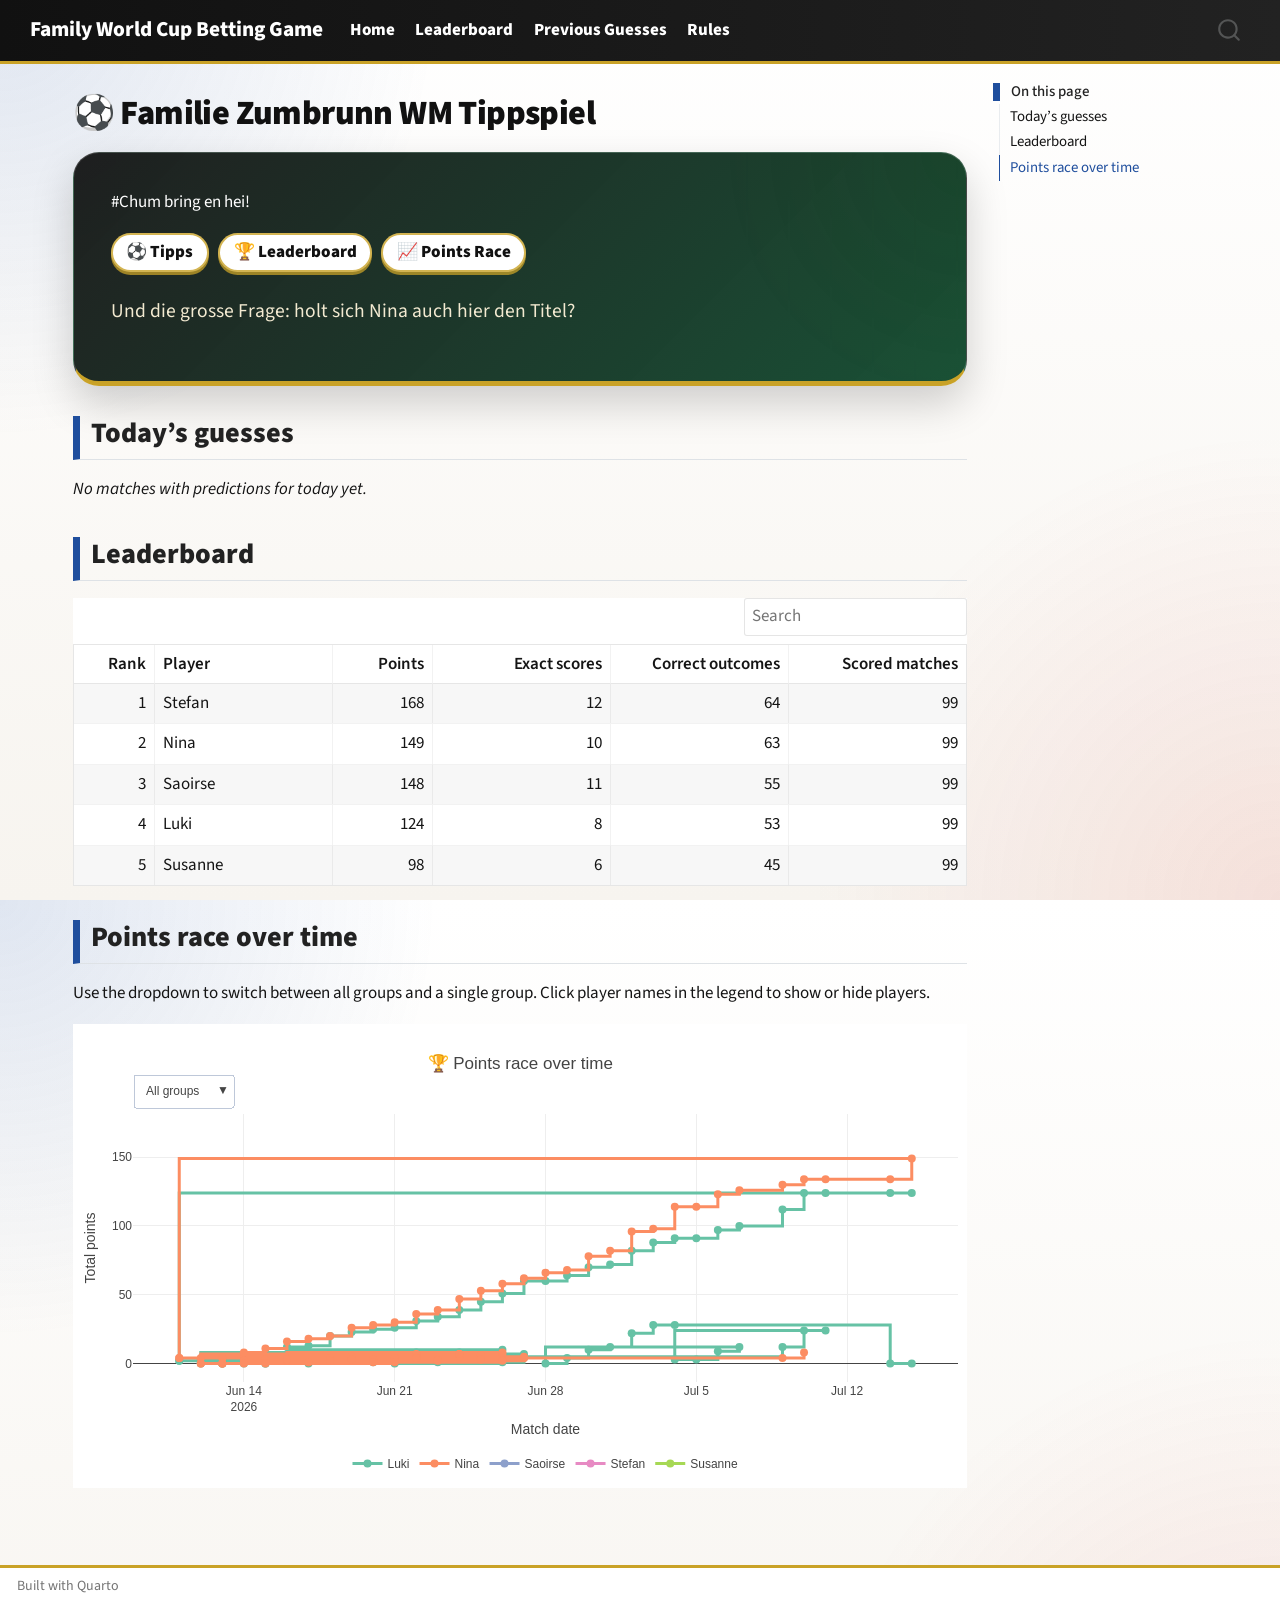
<file: docs/index.html>
<!DOCTYPE html>
<html xmlns="http://www.w3.org/1999/xhtml" lang="en" xml:lang="en"><head>

<meta charset="utf-8">
<meta name="generator" content="quarto-1.11.9">

<meta name="viewport" content="width=device-width, initial-scale=1.0, user-scalable=yes">


<title>Familie Zumbrunn WM Tippspiel – Family World Cup Betting Game</title>
<style>
/* Default styles provided by pandoc.
** See https://pandoc.org/MANUAL.html#variables-for-html for config info.
*/
span.smallcaps{font-variant: small-caps;}
div.columns{display: flex; gap: 1.5em;}
div.column{flex: auto;}
@media screen {
div.columns{gap: min(4vw, 1.5em);}
div.column{overflow-x: auto;}
}
div.hanging-indent{margin-left: 1.5em; text-indent: -1.5em;}
ul.task-list{list-style: none;}
ul.task-list li input[type="checkbox"] {
  width: 0.8em;
  margin: 0 0.8em 0.2em -1em; /* quarto-specific, see https://github.com/quarto-dev/quarto-cli/issues/4556 */ 
  vertical-align: middle;
}
</style>


<script src="site_libs/quarto-nav/quarto-nav.js"></script>
<script src="site_libs/quarto-nav/headroom.min.js"></script>
<script src="site_libs/clipboard/clipboard.min.js"></script>
<script src="site_libs/quarto-search/autocomplete.umd.js"></script>
<script src="site_libs/quarto-search/fuse.min.js"></script>
<script src="site_libs/quarto-search/quarto-search.js"></script>
<meta name="quarto:offset" content="./">
<script src="site_libs/quarto-html/quarto.js" type="module"></script>
<script src="site_libs/quarto-html/tabsets/tabsets.js" type="module"></script>
<script src="site_libs/quarto-html/scrollable-regions/scrollable-regions.js" type="module"></script>
<script src="site_libs/quarto-html/popper.min.js"></script>
<script src="site_libs/quarto-html/tippy.umd.min.js"></script>
<script src="site_libs/quarto-html/anchor.min.js"></script>
<link href="site_libs/quarto-html/tippy.css" rel="stylesheet">
<link href="site_libs/quarto-html/quarto-syntax-highlighting-63b5708e65d6cd79cd7618c58d0c21e7.css" rel="stylesheet" id="quarto-text-highlighting-styles">
<script src="site_libs/bootstrap/bootstrap.min.js"></script>
<link href="site_libs/bootstrap/bootstrap-icons.css" rel="stylesheet">
<link href="site_libs/bootstrap/bootstrap-cb61c712ca1a7fe70a83faed8e4da2d7.min.css" rel="stylesheet" append-hash="true" id="quarto-bootstrap" data-mode="light">
<script id="quarto-search-options" type="application/json">{
  "location": "navbar",
  "copy-button": false,
  "collapse-after": 3,
  "panel-placement": "end",
  "type": "overlay",
  "limit": 50,
  "keyboard-shortcut": [
    "f",
    "/",
    "s"
  ],
  "show-item-context": false,
  "language": {
    "search-no-results-text": "No results",
    "search-matching-documents-text": "matching documents",
    "search-copy-link-title": "Copy link to search",
    "search-hide-matches-text": "Hide additional matches",
    "search-more-match-text": "more match in this document",
    "search-more-matches-text": "more matches in this document",
    "search-clear-button-title": "Clear",
    "search-text-placeholder": "",
    "search-detached-cancel-button-title": "Cancel",
    "search-submit-button-title": "Submit",
    "search-label": "Search"
  }
}</script>
<script src="site_libs/core-js-2.5.3/shim.min.js"></script>
<script src="site_libs/react-18.2.0/react.min.js"></script>
<script src="site_libs/react-18.2.0/react-dom.min.js"></script>
<script src="site_libs/reactwidget-2.0.0/react-tools.js"></script>
<link href="site_libs/htmltools-fill-0.5.9/fill.css" rel="stylesheet">
<script src="site_libs/htmlwidgets-1.6.4/htmlwidgets.js"></script>
<link href="site_libs/reactable-0.4.5/reactable.css" rel="stylesheet">
<script src="site_libs/reactable-binding-0.4.5/reactable.js"></script>
<script src="site_libs/plotly-binding-4.12.1/plotly.js"></script>
<script src="site_libs/typedarray-0.1/typedarray.min.js"></script>
<script src="site_libs/jquery-3.5.1/jquery.min.js"></script>
<link href="site_libs/crosstalk-1.2.2/css/crosstalk.min.css" rel="stylesheet">
<script src="site_libs/crosstalk-1.2.2/js/crosstalk.min.js"></script>
<link href="site_libs/plotly-htmlwidgets-css-2.25.2/plotly-htmlwidgets.css" rel="stylesheet">
<script src="site_libs/plotly-main-2.25.2/plotly-latest.min.js"></script>


<link rel="stylesheet" href="styles.css">
</head>

<body class="nav-fixed quarto-light"><a id="quarto-skip-link" class="visually-hidden-focusable" href="#quarto-document-content">Skip to main content</a>

<div id="quarto-search-results"></div>
  <header id="quarto-header" class="headroom fixed-top">
    <nav class="navbar navbar-expand-lg " data-bs-theme="dark" aria-label="Site">
      <div class="navbar-container container-fluid">
      <div class="navbar-brand-container mx-auto">
    <a class="navbar-brand" href="./index.html">
    <span class="navbar-title">Family World Cup Betting Game</span>
    </a>
  </div>
          <button class="navbar-toggler" type="button" data-bs-toggle="collapse" data-bs-target="#navbarCollapse" aria-controls="navbarCollapse" aria-expanded="false" aria-label="Toggle navigation" onclick="if (window.quartoToggleHeadroom) { window.quartoToggleHeadroom(); }">
  <span class="navbar-toggler-icon"></span>
</button>
          <div class="collapse navbar-collapse" id="navbarCollapse">
            <ul class="navbar-nav navbar-nav-scroll me-auto">
  <li class="nav-item">
    <a class="nav-link active" href="./index.html" aria-current="page"> 
<span class="menu-text">Home</span></a>
  </li>  
  <li class="nav-item">
    <a class="nav-link" href="./leaderboard.html"> 
<span class="menu-text">Leaderboard</span></a>
  </li>  
  <li class="nav-item">
    <a class="nav-link" href="./previous-guesses.html"> 
<span class="menu-text">Previous Guesses</span></a>
  </li>  
  <li class="nav-item">
    <a class="nav-link" href="./rules.html"> 
<span class="menu-text">Rules</span></a>
  </li>  
</ul>
          </div> <!-- /navcollapse -->
            <div class="quarto-navbar-tools">
</div>
            <div id="quarto-search" class="" title="Search"></div>
      </div> <!-- /container-fluid -->
    </nav>
</header>
<!-- content -->
<div id="quarto-content" class="quarto-container page-columns page-rows-contents page-layout-full page-navbar">
<!-- sidebar -->
<!-- margin-sidebar -->
    <div id="quarto-margin-sidebar" class="sidebar margin-sidebar">
        <nav id="TOC" role="doc-toc" aria-labelledby="toc-title" class="toc-active">
    <h2 id="toc-title">On this page</h2>
   
  <ul>
  <li><a href="#todays-guesses" id="toc-todays-guesses" class="nav-link active" data-scroll-target="#todays-guesses">Today’s guesses</a></li>
  <li><a href="#leaderboard" id="toc-leaderboard" class="nav-link" data-scroll-target="#leaderboard">Leaderboard</a></li>
  <li><a href="#points-race-over-time" id="toc-points-race-over-time" class="nav-link" data-scroll-target="#points-race-over-time">Points race over time</a></li>
  </ul>
</nav>
    </div>
<!-- main -->
<main class="content column-page-left" id="quarto-document-content" tabindex="-1">

<header id="title-block-header" class="quarto-title-block default">
<div class="quarto-title">
<h1 class="title">Familie Zumbrunn WM Tippspiel</h1>
</div>



<div class="quarto-title-meta column-page-left">

    
  
    
  </div>
  


</header>


<div class="hero">
<div class="wc-hero">
<p>#Chum bring en hei!</p>
<p><a class="badge-football" href="#todays-guesses">⚽ Tipps</a> <a class="badge-football" href="#leaderboard">🏆 Leaderboard</a> <a class="badge-football" href="#points-race-over-time">📈 Points Race</a></p>
<div class="subtitle">
<p>Und die grosse Frage: holt sich Nina auch hier den Titel?</p>
</div>
</div>
</div>
<section id="todays-guesses" class="level2">
<h2 class="anchored" data-anchor-id="todays-guesses">Today’s guesses</h2>
<p><em>No matches with predictions for today yet.</em></p>
</section>
<section id="leaderboard" class="level2">
<h2 class="anchored" data-anchor-id="leaderboard">Leaderboard</h2>
<div class="cell">
<div class="cell-output-display">
<div class="reactable html-widget html-fill-item" id="htmlwidget-ecc34a753fc01092abb4" style="width:auto;height:auto;"></div>
<script type="application/json" data-for="htmlwidget-ecc34a753fc01092abb4">{"x":{"tag":{"name":"Reactable","attribs":{"data":{"rank":[1,2,3,4,5],"player":["Stefan","Nina","Saoirse","Luki","Susanne"],"points":[168,149,148,124,98],"exact_scores":[12,10,11,8,6],"correct_outcomes":[64,63,55,53,45],"matches_scored":[99,99,99,99,99]},"columns":[{"id":"rank","name":"Rank","type":"numeric","maxWidth":80},{"id":"player","name":"Player","type":"character"},{"id":"points","name":"Points","type":"numeric","maxWidth":100},{"id":"exact_scores","name":"Exact scores","type":"numeric"},{"id":"correct_outcomes","name":"Correct outcomes","type":"numeric"},{"id":"matches_scored","name":"Scored matches","type":"numeric"}],"searchable":true,"defaultPageSize":10,"highlight":true,"bordered":true,"striped":true,"dataKey":"ca327378df7b9b6168b45aeeb50ee3ee"},"children":[]},"class":"reactR_markup"},"evals":[],"jsHooks":[]}</script>
</div>
</div>
</section>
<section id="points-race-over-time" class="level2">
<h2 class="anchored" data-anchor-id="points-race-over-time">Points race over time</h2>
<p>Use the dropdown to switch between all groups and a single group. Click player names in the legend to show or hide players.</p>
<div class="cell">
<div class="cell-output-display">
<div class="plotly html-widget html-fill-item" id="htmlwidget-216283d2655818a4a76d" style="width:100%;height:464px;"></div>
<script type="application/json" data-for="htmlwidget-216283d2655818a4a76d">{"x":{"visdat":{"341877c8fbfc":["function () ","plotlyVisDat"]},"cur_data":"341877c8fbfc","attrs":{"341877c8fbfc":{"x":{},"y":{},"mode":"lines+markers","line":{"shape":"hv","width":3},"marker":{"size":8},"hoverinfo":"text","text":{},"transforms":[{"type":"filter","target":{},"operation":"=","value":"All groups"}],"color":{},"split":{},"alpha_stroke":1,"sizes":[10,100],"spans":[1,20],"type":"scatter"}},"layout":{"margin":{"b":90,"l":60,"t":90,"r":10},"title":{"text":"🏆 Points race over time"},"xaxis":{"domain":[0,1],"automargin":true,"title":"Match date"},"yaxis":{"domain":[0,1],"automargin":true,"title":"Total points"},"legend":{"orientation":"h","x":0.5,"xanchor":"center","y":-0.25},"hovermode":"closest","updatemenus":[{"type":"dropdown","x":0,"y":1.1499999999999999,"xanchor":"left","yanchor":"top","buttons":[{"method":"restyle","args":["transforms[0].value","All groups"],"label":"All groups"},{"method":"restyle","args":["transforms[0].value","Group A"],"label":"Group A"},{"method":"restyle","args":["transforms[0].value","Group B"],"label":"Group B"},{"method":"restyle","args":["transforms[0].value","Group C"],"label":"Group C"},{"method":"restyle","args":["transforms[0].value","Group D"],"label":"Group D"},{"method":"restyle","args":["transforms[0].value","Group E"],"label":"Group E"},{"method":"restyle","args":["transforms[0].value","Group F"],"label":"Group F"},{"method":"restyle","args":["transforms[0].value","Group G"],"label":"Group G"},{"method":"restyle","args":["transforms[0].value","Group H"],"label":"Group H"},{"method":"restyle","args":["transforms[0].value","Group I"],"label":"Group I"},{"method":"restyle","args":["transforms[0].value","Group J"],"label":"Group J"},{"method":"restyle","args":["transforms[0].value","Group K"],"label":"Group K"},{"method":"restyle","args":["transforms[0].value","Group L"],"label":"Group L"},{"method":"restyle","args":["transforms[0].value","Group QF"],"label":"Group QF"},{"method":"restyle","args":["transforms[0].value","Group R16"],"label":"Group R16"},{"method":"restyle","args":["transforms[0].value","Group R32"],"label":"Group R32"},{"method":"restyle","args":["transforms[0].value","Group SF"],"label":"Group SF"}]}],"showlegend":true},"source":"A","config":{"modeBarButtonsToAdd":["hoverclosest","hovercompare"],"showSendToCloud":false},"data":[{"x":["2026-06-11","2026-06-12","2026-06-13","2026-06-14","2026-06-15","2026-06-16","2026-06-17","2026-06-18","2026-06-19","2026-06-20","2026-06-21","2026-06-22","2026-06-23","2026-06-24","2026-06-25","2026-06-26","2026-06-27","2026-06-28","2026-06-29","2026-06-30","2026-07-01","2026-07-02","2026-07-03","2026-07-04","2026-07-05","2026-07-06","2026-07-07","2026-07-09","2026-07-10","2026-07-11","2026-07-14","2026-07-15","2026-06-11","2026-06-18","2026-06-24","2026-06-12","2026-06-13","2026-06-18","2026-06-24","2026-06-13","2026-06-14","2026-06-19","2026-06-24","2026-06-12","2026-06-13","2026-06-19","2026-06-25","2026-06-14","2026-06-20","2026-06-25","2026-06-14","2026-06-20","2026-06-25","2026-06-15","2026-06-21","2026-06-26","2026-06-15","2026-06-21","2026-06-26","2026-06-16","2026-06-22","2026-06-26","2026-06-16","2026-06-22","2026-06-27","2026-06-17","2026-06-23","2026-06-27","2026-06-17","2026-06-23","2026-06-27","2026-07-09","2026-07-10","2026-07-11","2026-07-04","2026-07-05","2026-07-06","2026-07-07","2026-06-28","2026-06-29","2026-06-30","2026-07-01","2026-07-02","2026-07-03","2026-07-04","2026-07-14","2026-07-15"],"y":[2,3,3,5,5,12,13,20,23,25,26,31,34,39,45,51,60,60,64,70,72,82,88,91,91,97,100,112,124,124,124,124,2,7,8,0,0,2,5,0,1,2,3,1,1,3,5,1,2,4,0,1,3,0,0,1,0,1,4,4,8,10,3,4,7,1,3,5,0,1,5,12,24,24,3,3,9,12,0,4,10,12,22,28,28,0,0],"mode":"lines+markers","line":{"color":"rgba(102,194,165,1)","shape":"hv","width":3},"marker":{"color":"rgba(102,194,165,1)","size":8,"line":{"color":"rgba(102,194,165,1)"}},"hoverinfo":["text","text","text","text","text","text","text","text","text","text","text","text","text","text","text","text","text","text","text","text","text","text","text","text","text","text","text","text","text","text","text","text","text","text","text","text","text","text","text","text","text","text","text","text","text","text","text","text","text","text","text","text","text","text","text","text","text","text","text","text","text","text","text","text","text","text","text","text","text","text","text","text","text","text","text","text","text","text","text","text","text","text","text","text","text","text","text"],"text":["<b>Luki<\/b><br>Date: 2026-06-11<br>Points today: 2<br>Total: 2<extra><\/extra>","<b>Luki<\/b><br>Date: 2026-06-12<br>Points today: 1<br>Total: 3<extra><\/extra>","<b>Luki<\/b><br>Date: 2026-06-13<br>Points today: 0<br>Total: 3<extra><\/extra>","<b>Luki<\/b><br>Date: 2026-06-14<br>Points today: 2<br>Total: 5<extra><\/extra>","<b>Luki<\/b><br>Date: 2026-06-15<br>Points today: 0<br>Total: 5<extra><\/extra>","<b>Luki<\/b><br>Date: 2026-06-16<br>Points today: 7<br>Total: 12<extra><\/extra>","<b>Luki<\/b><br>Date: 2026-06-17<br>Points today: 1<br>Total: 13<extra><\/extra>","<b>Luki<\/b><br>Date: 2026-06-18<br>Points today: 7<br>Total: 20<extra><\/extra>","<b>Luki<\/b><br>Date: 2026-06-19<br>Points today: 3<br>Total: 23<extra><\/extra>","<b>Luki<\/b><br>Date: 2026-06-20<br>Points today: 2<br>Total: 25<extra><\/extra>","<b>Luki<\/b><br>Date: 2026-06-21<br>Points today: 1<br>Total: 26<extra><\/extra>","<b>Luki<\/b><br>Date: 2026-06-22<br>Points today: 5<br>Total: 31<extra><\/extra>","<b>Luki<\/b><br>Date: 2026-06-23<br>Points today: 3<br>Total: 34<extra><\/extra>","<b>Luki<\/b><br>Date: 2026-06-24<br>Points today: 5<br>Total: 39<extra><\/extra>","<b>Luki<\/b><br>Date: 2026-06-25<br>Points today: 6<br>Total: 45<extra><\/extra>","<b>Luki<\/b><br>Date: 2026-06-26<br>Points today: 6<br>Total: 51<extra><\/extra>","<b>Luki<\/b><br>Date: 2026-06-27<br>Points today: 9<br>Total: 60<extra><\/extra>","<b>Luki<\/b><br>Date: 2026-06-28<br>Points today: 0<br>Total: 60<extra><\/extra>","<b>Luki<\/b><br>Date: 2026-06-29<br>Points today: 4<br>Total: 64<extra><\/extra>","<b>Luki<\/b><br>Date: 2026-06-30<br>Points today: 6<br>Total: 70<extra><\/extra>","<b>Luki<\/b><br>Date: 2026-07-01<br>Points today: 2<br>Total: 72<extra><\/extra>","<b>Luki<\/b><br>Date: 2026-07-02<br>Points today: 10<br>Total: 82<extra><\/extra>","<b>Luki<\/b><br>Date: 2026-07-03<br>Points today: 6<br>Total: 88<extra><\/extra>","<b>Luki<\/b><br>Date: 2026-07-04<br>Points today: 3<br>Total: 91<extra><\/extra>","<b>Luki<\/b><br>Date: 2026-07-05<br>Points today: 0<br>Total: 91<extra><\/extra>","<b>Luki<\/b><br>Date: 2026-07-06<br>Points today: 6<br>Total: 97<extra><\/extra>","<b>Luki<\/b><br>Date: 2026-07-07<br>Points today: 3<br>Total: 100<extra><\/extra>","<b>Luki<\/b><br>Date: 2026-07-09<br>Points today: 12<br>Total: 112<extra><\/extra>","<b>Luki<\/b><br>Date: 2026-07-10<br>Points today: 12<br>Total: 124<extra><\/extra>","<b>Luki<\/b><br>Date: 2026-07-11<br>Points today: 0<br>Total: 124<extra><\/extra>","<b>Luki<\/b><br>Date: 2026-07-14<br>Points today: 0<br>Total: 124<extra><\/extra>","<b>Luki<\/b><br>Date: 2026-07-15<br>Points today: 0<br>Total: 124<extra><\/extra>","<b>Luki<\/b><br>Date: 2026-06-11<br>Points today: 2<br>Total: 2<extra><\/extra>","<b>Luki<\/b><br>Date: 2026-06-18<br>Points today: 5<br>Total: 7<extra><\/extra>","<b>Luki<\/b><br>Date: 2026-06-24<br>Points today: 1<br>Total: 8<extra><\/extra>","<b>Luki<\/b><br>Date: 2026-06-12<br>Points today: 0<br>Total: 0<extra><\/extra>","<b>Luki<\/b><br>Date: 2026-06-13<br>Points today: 0<br>Total: 0<extra><\/extra>","<b>Luki<\/b><br>Date: 2026-06-18<br>Points today: 2<br>Total: 2<extra><\/extra>","<b>Luki<\/b><br>Date: 2026-06-24<br>Points today: 3<br>Total: 5<extra><\/extra>","<b>Luki<\/b><br>Date: 2026-06-13<br>Points today: 0<br>Total: 0<extra><\/extra>","<b>Luki<\/b><br>Date: 2026-06-14<br>Points today: 1<br>Total: 1<extra><\/extra>","<b>Luki<\/b><br>Date: 2026-06-19<br>Points today: 1<br>Total: 2<extra><\/extra>","<b>Luki<\/b><br>Date: 2026-06-24<br>Points today: 1<br>Total: 3<extra><\/extra>","<b>Luki<\/b><br>Date: 2026-06-12<br>Points today: 1<br>Total: 1<extra><\/extra>","<b>Luki<\/b><br>Date: 2026-06-13<br>Points today: 0<br>Total: 1<extra><\/extra>","<b>Luki<\/b><br>Date: 2026-06-19<br>Points today: 2<br>Total: 3<extra><\/extra>","<b>Luki<\/b><br>Date: 2026-06-25<br>Points today: 2<br>Total: 5<extra><\/extra>","<b>Luki<\/b><br>Date: 2026-06-14<br>Points today: 1<br>Total: 1<extra><\/extra>","<b>Luki<\/b><br>Date: 2026-06-20<br>Points today: 1<br>Total: 2<extra><\/extra>","<b>Luki<\/b><br>Date: 2026-06-25<br>Points today: 2<br>Total: 4<extra><\/extra>","<b>Luki<\/b><br>Date: 2026-06-14<br>Points today: 0<br>Total: 0<extra><\/extra>","<b>Luki<\/b><br>Date: 2026-06-20<br>Points today: 1<br>Total: 1<extra><\/extra>","<b>Luki<\/b><br>Date: 2026-06-25<br>Points today: 2<br>Total: 3<extra><\/extra>","<b>Luki<\/b><br>Date: 2026-06-15<br>Points today: 0<br>Total: 0<extra><\/extra>","<b>Luki<\/b><br>Date: 2026-06-21<br>Points today: 0<br>Total: 0<extra><\/extra>","<b>Luki<\/b><br>Date: 2026-06-26<br>Points today: 1<br>Total: 1<extra><\/extra>","<b>Luki<\/b><br>Date: 2026-06-15<br>Points today: 0<br>Total: 0<extra><\/extra>","<b>Luki<\/b><br>Date: 2026-06-21<br>Points today: 1<br>Total: 1<extra><\/extra>","<b>Luki<\/b><br>Date: 2026-06-26<br>Points today: 3<br>Total: 4<extra><\/extra>","<b>Luki<\/b><br>Date: 2026-06-16<br>Points today: 4<br>Total: 4<extra><\/extra>","<b>Luki<\/b><br>Date: 2026-06-22<br>Points today: 4<br>Total: 8<extra><\/extra>","<b>Luki<\/b><br>Date: 2026-06-26<br>Points today: 2<br>Total: 10<extra><\/extra>","<b>Luki<\/b><br>Date: 2026-06-16<br>Points today: 3<br>Total: 3<extra><\/extra>","<b>Luki<\/b><br>Date: 2026-06-22<br>Points today: 1<br>Total: 4<extra><\/extra>","<b>Luki<\/b><br>Date: 2026-06-27<br>Points today: 3<br>Total: 7<extra><\/extra>","<b>Luki<\/b><br>Date: 2026-06-17<br>Points today: 1<br>Total: 1<extra><\/extra>","<b>Luki<\/b><br>Date: 2026-06-23<br>Points today: 2<br>Total: 3<extra><\/extra>","<b>Luki<\/b><br>Date: 2026-06-27<br>Points today: 2<br>Total: 5<extra><\/extra>","<b>Luki<\/b><br>Date: 2026-06-17<br>Points today: 0<br>Total: 0<extra><\/extra>","<b>Luki<\/b><br>Date: 2026-06-23<br>Points today: 1<br>Total: 1<extra><\/extra>","<b>Luki<\/b><br>Date: 2026-06-27<br>Points today: 4<br>Total: 5<extra><\/extra>","<b>Luki<\/b><br>Date: 2026-07-09<br>Points today: 12<br>Total: 12<extra><\/extra>","<b>Luki<\/b><br>Date: 2026-07-10<br>Points today: 12<br>Total: 24<extra><\/extra>","<b>Luki<\/b><br>Date: 2026-07-11<br>Points today: 0<br>Total: 24<extra><\/extra>","<b>Luki<\/b><br>Date: 2026-07-04<br>Points today: 3<br>Total: 3<extra><\/extra>","<b>Luki<\/b><br>Date: 2026-07-05<br>Points today: 0<br>Total: 3<extra><\/extra>","<b>Luki<\/b><br>Date: 2026-07-06<br>Points today: 6<br>Total: 9<extra><\/extra>","<b>Luki<\/b><br>Date: 2026-07-07<br>Points today: 3<br>Total: 12<extra><\/extra>","<b>Luki<\/b><br>Date: 2026-06-28<br>Points today: 0<br>Total: 0<extra><\/extra>","<b>Luki<\/b><br>Date: 2026-06-29<br>Points today: 4<br>Total: 4<extra><\/extra>","<b>Luki<\/b><br>Date: 2026-06-30<br>Points today: 6<br>Total: 10<extra><\/extra>","<b>Luki<\/b><br>Date: 2026-07-01<br>Points today: 2<br>Total: 12<extra><\/extra>","<b>Luki<\/b><br>Date: 2026-07-02<br>Points today: 10<br>Total: 22<extra><\/extra>","<b>Luki<\/b><br>Date: 2026-07-03<br>Points today: 6<br>Total: 28<extra><\/extra>","<b>Luki<\/b><br>Date: 2026-07-04<br>Points today: 0<br>Total: 28<extra><\/extra>","<b>Luki<\/b><br>Date: 2026-07-14<br>Points today: 0<br>Total: 0<extra><\/extra>","<b>Luki<\/b><br>Date: 2026-07-15<br>Points today: 0<br>Total: 0<extra><\/extra>"],"transforms":[{"type":"filter","target":["All groups","All groups","All groups","All groups","All groups","All groups","All groups","All groups","All groups","All groups","All groups","All groups","All groups","All groups","All groups","All groups","All groups","All groups","All groups","All groups","All groups","All groups","All groups","All groups","All groups","All groups","All groups","All groups","All groups","All groups","All groups","All groups","All groups","All groups","All groups","All groups","All groups","All groups","All groups","All groups","All groups","All groups","All groups","All groups","All groups","All groups","All groups","All groups","All groups","All groups","All groups","All groups","All groups","All groups","All groups","All groups","All groups","All groups","All groups","All groups","All groups","All groups","All groups","All groups","All groups","All groups","All groups","All groups","All groups","All groups","All groups","All groups","All groups","All groups","All groups","All groups","All groups","All groups","All groups","All groups","All groups","All groups","All groups","All groups","All groups","All groups","All groups"],"operation":"=","value":"All groups"}],"type":"scatter","name":"Luki","textfont":{"color":"rgba(102,194,165,1)"},"error_y":{"color":"rgba(102,194,165,1)"},"error_x":{"color":"rgba(102,194,165,1)"},"xaxis":"x","yaxis":"y","frame":null},{"x":["2026-06-11","2026-06-12","2026-06-13","2026-06-14","2026-06-15","2026-06-16","2026-06-17","2026-06-18","2026-06-19","2026-06-20","2026-06-21","2026-06-22","2026-06-23","2026-06-24","2026-06-25","2026-06-26","2026-06-27","2026-06-28","2026-06-29","2026-06-30","2026-07-01","2026-07-02","2026-07-03","2026-07-04","2026-07-05","2026-07-06","2026-07-07","2026-07-09","2026-07-10","2026-07-11","2026-07-14","2026-07-15","2026-06-11","2026-06-18","2026-06-24","2026-06-12","2026-06-13","2026-06-18","2026-06-24","2026-06-13","2026-06-14","2026-06-19","2026-06-24","2026-06-12","2026-06-13","2026-06-19","2026-06-25","2026-06-14","2026-06-20","2026-06-25","2026-06-14","2026-06-20","2026-06-25","2026-06-15","2026-06-21","2026-06-26","2026-06-15","2026-06-21","2026-06-26","2026-06-16","2026-06-22","2026-06-26","2026-06-16","2026-06-22","2026-06-27","2026-06-17","2026-06-23","2026-06-27","2026-06-17","2026-06-23","2026-06-27","2026-07-09","2026-07-10","2026-07-11","2026-07-04","2026-07-05","2026-07-06","2026-07-07","2026-06-28","2026-06-29","2026-06-30","2026-07-01","2026-07-02","2026-07-03","2026-07-04","2026-07-14","2026-07-15"],"y":[4,4,4,8,11,16,18,20,26,28,30,36,39,47,53,58,62,66,68,78,82,96,98,114,114,123,126,130,134,134,134,149,4,4,5,0,0,2,7,0,2,5,7,0,0,3,4,2,3,6,0,1,3,3,4,7,0,1,2,2,7,8,3,4,5,1,3,4,1,2,4,4,8,8,12,12,21,24,4,6,16,20,34,36,40,0,15],"mode":"lines+markers","line":{"color":"rgba(252,141,98,1)","shape":"hv","width":3},"marker":{"color":"rgba(252,141,98,1)","size":8,"line":{"color":"rgba(252,141,98,1)"}},"hoverinfo":["text","text","text","text","text","text","text","text","text","text","text","text","text","text","text","text","text","text","text","text","text","text","text","text","text","text","text","text","text","text","text","text","text","text","text","text","text","text","text","text","text","text","text","text","text","text","text","text","text","text","text","text","text","text","text","text","text","text","text","text","text","text","text","text","text","text","text","text","text","text","text","text","text","text","text","text","text","text","text","text","text","text","text","text","text","text","text"],"text":["<b>Nina<\/b><br>Date: 2026-06-11<br>Points today: 4<br>Total: 4<extra><\/extra>","<b>Nina<\/b><br>Date: 2026-06-12<br>Points today: 0<br>Total: 4<extra><\/extra>","<b>Nina<\/b><br>Date: 2026-06-13<br>Points today: 0<br>Total: 4<extra><\/extra>","<b>Nina<\/b><br>Date: 2026-06-14<br>Points today: 4<br>Total: 8<extra><\/extra>","<b>Nina<\/b><br>Date: 2026-06-15<br>Points today: 3<br>Total: 11<extra><\/extra>","<b>Nina<\/b><br>Date: 2026-06-16<br>Points today: 5<br>Total: 16<extra><\/extra>","<b>Nina<\/b><br>Date: 2026-06-17<br>Points today: 2<br>Total: 18<extra><\/extra>","<b>Nina<\/b><br>Date: 2026-06-18<br>Points today: 2<br>Total: 20<extra><\/extra>","<b>Nina<\/b><br>Date: 2026-06-19<br>Points today: 6<br>Total: 26<extra><\/extra>","<b>Nina<\/b><br>Date: 2026-06-20<br>Points today: 2<br>Total: 28<extra><\/extra>","<b>Nina<\/b><br>Date: 2026-06-21<br>Points today: 2<br>Total: 30<extra><\/extra>","<b>Nina<\/b><br>Date: 2026-06-22<br>Points today: 6<br>Total: 36<extra><\/extra>","<b>Nina<\/b><br>Date: 2026-06-23<br>Points today: 3<br>Total: 39<extra><\/extra>","<b>Nina<\/b><br>Date: 2026-06-24<br>Points today: 8<br>Total: 47<extra><\/extra>","<b>Nina<\/b><br>Date: 2026-06-25<br>Points today: 6<br>Total: 53<extra><\/extra>","<b>Nina<\/b><br>Date: 2026-06-26<br>Points today: 5<br>Total: 58<extra><\/extra>","<b>Nina<\/b><br>Date: 2026-06-27<br>Points today: 4<br>Total: 62<extra><\/extra>","<b>Nina<\/b><br>Date: 2026-06-28<br>Points today: 4<br>Total: 66<extra><\/extra>","<b>Nina<\/b><br>Date: 2026-06-29<br>Points today: 2<br>Total: 68<extra><\/extra>","<b>Nina<\/b><br>Date: 2026-06-30<br>Points today: 10<br>Total: 78<extra><\/extra>","<b>Nina<\/b><br>Date: 2026-07-01<br>Points today: 4<br>Total: 82<extra><\/extra>","<b>Nina<\/b><br>Date: 2026-07-02<br>Points today: 14<br>Total: 96<extra><\/extra>","<b>Nina<\/b><br>Date: 2026-07-03<br>Points today: 2<br>Total: 98<extra><\/extra>","<b>Nina<\/b><br>Date: 2026-07-04<br>Points today: 16<br>Total: 114<extra><\/extra>","<b>Nina<\/b><br>Date: 2026-07-05<br>Points today: 0<br>Total: 114<extra><\/extra>","<b>Nina<\/b><br>Date: 2026-07-06<br>Points today: 9<br>Total: 123<extra><\/extra>","<b>Nina<\/b><br>Date: 2026-07-07<br>Points today: 3<br>Total: 126<extra><\/extra>","<b>Nina<\/b><br>Date: 2026-07-09<br>Points today: 4<br>Total: 130<extra><\/extra>","<b>Nina<\/b><br>Date: 2026-07-10<br>Points today: 4<br>Total: 134<extra><\/extra>","<b>Nina<\/b><br>Date: 2026-07-11<br>Points today: 0<br>Total: 134<extra><\/extra>","<b>Nina<\/b><br>Date: 2026-07-14<br>Points today: 0<br>Total: 134<extra><\/extra>","<b>Nina<\/b><br>Date: 2026-07-15<br>Points today: 15<br>Total: 149<extra><\/extra>","<b>Nina<\/b><br>Date: 2026-06-11<br>Points today: 4<br>Total: 4<extra><\/extra>","<b>Nina<\/b><br>Date: 2026-06-18<br>Points today: 0<br>Total: 4<extra><\/extra>","<b>Nina<\/b><br>Date: 2026-06-24<br>Points today: 1<br>Total: 5<extra><\/extra>","<b>Nina<\/b><br>Date: 2026-06-12<br>Points today: 0<br>Total: 0<extra><\/extra>","<b>Nina<\/b><br>Date: 2026-06-13<br>Points today: 0<br>Total: 0<extra><\/extra>","<b>Nina<\/b><br>Date: 2026-06-18<br>Points today: 2<br>Total: 2<extra><\/extra>","<b>Nina<\/b><br>Date: 2026-06-24<br>Points today: 5<br>Total: 7<extra><\/extra>","<b>Nina<\/b><br>Date: 2026-06-13<br>Points today: 0<br>Total: 0<extra><\/extra>","<b>Nina<\/b><br>Date: 2026-06-14<br>Points today: 2<br>Total: 2<extra><\/extra>","<b>Nina<\/b><br>Date: 2026-06-19<br>Points today: 3<br>Total: 5<extra><\/extra>","<b>Nina<\/b><br>Date: 2026-06-24<br>Points today: 2<br>Total: 7<extra><\/extra>","<b>Nina<\/b><br>Date: 2026-06-12<br>Points today: 0<br>Total: 0<extra><\/extra>","<b>Nina<\/b><br>Date: 2026-06-13<br>Points today: 0<br>Total: 0<extra><\/extra>","<b>Nina<\/b><br>Date: 2026-06-19<br>Points today: 3<br>Total: 3<extra><\/extra>","<b>Nina<\/b><br>Date: 2026-06-25<br>Points today: 1<br>Total: 4<extra><\/extra>","<b>Nina<\/b><br>Date: 2026-06-14<br>Points today: 2<br>Total: 2<extra><\/extra>","<b>Nina<\/b><br>Date: 2026-06-20<br>Points today: 1<br>Total: 3<extra><\/extra>","<b>Nina<\/b><br>Date: 2026-06-25<br>Points today: 3<br>Total: 6<extra><\/extra>","<b>Nina<\/b><br>Date: 2026-06-14<br>Points today: 0<br>Total: 0<extra><\/extra>","<b>Nina<\/b><br>Date: 2026-06-20<br>Points today: 1<br>Total: 1<extra><\/extra>","<b>Nina<\/b><br>Date: 2026-06-25<br>Points today: 2<br>Total: 3<extra><\/extra>","<b>Nina<\/b><br>Date: 2026-06-15<br>Points today: 3<br>Total: 3<extra><\/extra>","<b>Nina<\/b><br>Date: 2026-06-21<br>Points today: 1<br>Total: 4<extra><\/extra>","<b>Nina<\/b><br>Date: 2026-06-26<br>Points today: 3<br>Total: 7<extra><\/extra>","<b>Nina<\/b><br>Date: 2026-06-15<br>Points today: 0<br>Total: 0<extra><\/extra>","<b>Nina<\/b><br>Date: 2026-06-21<br>Points today: 1<br>Total: 1<extra><\/extra>","<b>Nina<\/b><br>Date: 2026-06-26<br>Points today: 1<br>Total: 2<extra><\/extra>","<b>Nina<\/b><br>Date: 2026-06-16<br>Points today: 2<br>Total: 2<extra><\/extra>","<b>Nina<\/b><br>Date: 2026-06-22<br>Points today: 5<br>Total: 7<extra><\/extra>","<b>Nina<\/b><br>Date: 2026-06-26<br>Points today: 1<br>Total: 8<extra><\/extra>","<b>Nina<\/b><br>Date: 2026-06-16<br>Points today: 3<br>Total: 3<extra><\/extra>","<b>Nina<\/b><br>Date: 2026-06-22<br>Points today: 1<br>Total: 4<extra><\/extra>","<b>Nina<\/b><br>Date: 2026-06-27<br>Points today: 1<br>Total: 5<extra><\/extra>","<b>Nina<\/b><br>Date: 2026-06-17<br>Points today: 1<br>Total: 1<extra><\/extra>","<b>Nina<\/b><br>Date: 2026-06-23<br>Points today: 2<br>Total: 3<extra><\/extra>","<b>Nina<\/b><br>Date: 2026-06-27<br>Points today: 1<br>Total: 4<extra><\/extra>","<b>Nina<\/b><br>Date: 2026-06-17<br>Points today: 1<br>Total: 1<extra><\/extra>","<b>Nina<\/b><br>Date: 2026-06-23<br>Points today: 1<br>Total: 2<extra><\/extra>","<b>Nina<\/b><br>Date: 2026-06-27<br>Points today: 2<br>Total: 4<extra><\/extra>","<b>Nina<\/b><br>Date: 2026-07-09<br>Points today: 4<br>Total: 4<extra><\/extra>","<b>Nina<\/b><br>Date: 2026-07-10<br>Points today: 4<br>Total: 8<extra><\/extra>","<b>Nina<\/b><br>Date: 2026-07-11<br>Points today: 0<br>Total: 8<extra><\/extra>","<b>Nina<\/b><br>Date: 2026-07-04<br>Points today: 12<br>Total: 12<extra><\/extra>","<b>Nina<\/b><br>Date: 2026-07-05<br>Points today: 0<br>Total: 12<extra><\/extra>","<b>Nina<\/b><br>Date: 2026-07-06<br>Points today: 9<br>Total: 21<extra><\/extra>","<b>Nina<\/b><br>Date: 2026-07-07<br>Points today: 3<br>Total: 24<extra><\/extra>","<b>Nina<\/b><br>Date: 2026-06-28<br>Points today: 4<br>Total: 4<extra><\/extra>","<b>Nina<\/b><br>Date: 2026-06-29<br>Points today: 2<br>Total: 6<extra><\/extra>","<b>Nina<\/b><br>Date: 2026-06-30<br>Points today: 10<br>Total: 16<extra><\/extra>","<b>Nina<\/b><br>Date: 2026-07-01<br>Points today: 4<br>Total: 20<extra><\/extra>","<b>Nina<\/b><br>Date: 2026-07-02<br>Points today: 14<br>Total: 34<extra><\/extra>","<b>Nina<\/b><br>Date: 2026-07-03<br>Points today: 2<br>Total: 36<extra><\/extra>","<b>Nina<\/b><br>Date: 2026-07-04<br>Points today: 4<br>Total: 40<extra><\/extra>","<b>Nina<\/b><br>Date: 2026-07-14<br>Points today: 0<br>Total: 0<extra><\/extra>","<b>Nina<\/b><br>Date: 2026-07-15<br>Points today: 15<br>Total: 15<extra><\/extra>"],"transforms":[{"type":"filter","target":["All groups","All groups","All groups","All groups","All groups","All groups","All groups","All groups","All groups","All groups","All groups","All groups","All groups","All groups","All groups","All groups","All groups","All groups","All groups","All groups","All groups","All groups","All groups","All groups","All groups","All groups","All groups","All groups","All groups","All groups","All groups","All groups","All groups","All groups","All groups","All groups","All groups","All groups","All groups","All groups","All groups","All groups","All groups","All groups","All groups","All groups","All groups","All groups","All groups","All groups","All groups","All groups","All groups","All groups","All groups","All groups","All groups","All groups","All groups","All groups","All groups","All groups","All groups","All groups","All groups","All groups","All groups","All groups","All groups","All groups","All groups","All groups","All groups","Group A","Group A","Group A","Group B","Group B","Group B","Group B","Group C","Group C","Group C","Group C","Group D","Group D","Group D"],"operation":"=","value":"All groups"}],"type":"scatter","name":"Nina","textfont":{"color":"rgba(252,141,98,1)"},"error_y":{"color":"rgba(252,141,98,1)"},"error_x":{"color":"rgba(252,141,98,1)"},"xaxis":"x","yaxis":"y","frame":null},{"x":["2026-06-11","2026-06-12","2026-06-13","2026-06-14","2026-06-15","2026-06-16","2026-06-17","2026-06-18","2026-06-19","2026-06-20","2026-06-21","2026-06-22","2026-06-23","2026-06-24","2026-06-25","2026-06-26","2026-06-27","2026-06-28","2026-06-29","2026-06-30","2026-07-01","2026-07-02","2026-07-03","2026-07-04","2026-07-05","2026-07-06","2026-07-07","2026-07-09","2026-07-10","2026-07-11","2026-07-14","2026-07-15","2026-06-11","2026-06-18","2026-06-24","2026-06-12","2026-06-13","2026-06-18","2026-06-24","2026-06-13","2026-06-14","2026-06-19","2026-06-24","2026-06-12","2026-06-13","2026-06-19","2026-06-25","2026-06-14","2026-06-20","2026-06-25","2026-06-14","2026-06-20","2026-06-25","2026-06-15","2026-06-21","2026-06-26","2026-06-15","2026-06-21","2026-06-26","2026-06-16","2026-06-22","2026-06-26","2026-06-16","2026-06-22","2026-06-27","2026-06-17","2026-06-23","2026-06-27","2026-06-17","2026-06-23","2026-06-27","2026-07-09","2026-07-10","2026-07-11","2026-07-04","2026-07-05","2026-07-06","2026-07-07","2026-06-28","2026-06-29","2026-06-30","2026-07-01","2026-07-02","2026-07-03","2026-07-04","2026-07-14","2026-07-15"],"y":[6,7,7,9,9,17,21,23,26,28,31,35,39,49,51,55,59,61,63,69,73,81,83,93,93,96,105,113,121,133,133,148,6,7,11,0,0,1,4,0,1,4,7,1,1,1,2,1,2,3,0,1,1,0,2,3,0,1,2,4,7,9,4,5,6,0,3,3,4,5,8,8,16,28,6,6,9,18,2,4,10,14,22,24,28,0,15],"mode":"lines+markers","line":{"color":"rgba(141,160,203,1)","shape":"hv","width":3},"marker":{"color":"rgba(141,160,203,1)","size":8,"line":{"color":"rgba(141,160,203,1)"}},"hoverinfo":["text","text","text","text","text","text","text","text","text","text","text","text","text","text","text","text","text","text","text","text","text","text","text","text","text","text","text","text","text","text","text","text","text","text","text","text","text","text","text","text","text","text","text","text","text","text","text","text","text","text","text","text","text","text","text","text","text","text","text","text","text","text","text","text","text","text","text","text","text","text","text","text","text","text","text","text","text","text","text","text","text","text","text","text","text","text","text"],"text":["<b>Saoirse<\/b><br>Date: 2026-06-11<br>Points today: 6<br>Total: 6<extra><\/extra>","<b>Saoirse<\/b><br>Date: 2026-06-12<br>Points today: 1<br>Total: 7<extra><\/extra>","<b>Saoirse<\/b><br>Date: 2026-06-13<br>Points today: 0<br>Total: 7<extra><\/extra>","<b>Saoirse<\/b><br>Date: 2026-06-14<br>Points today: 2<br>Total: 9<extra><\/extra>","<b>Saoirse<\/b><br>Date: 2026-06-15<br>Points today: 0<br>Total: 9<extra><\/extra>","<b>Saoirse<\/b><br>Date: 2026-06-16<br>Points today: 8<br>Total: 17<extra><\/extra>","<b>Saoirse<\/b><br>Date: 2026-06-17<br>Points today: 4<br>Total: 21<extra><\/extra>","<b>Saoirse<\/b><br>Date: 2026-06-18<br>Points today: 2<br>Total: 23<extra><\/extra>","<b>Saoirse<\/b><br>Date: 2026-06-19<br>Points today: 3<br>Total: 26<extra><\/extra>","<b>Saoirse<\/b><br>Date: 2026-06-20<br>Points today: 2<br>Total: 28<extra><\/extra>","<b>Saoirse<\/b><br>Date: 2026-06-21<br>Points today: 3<br>Total: 31<extra><\/extra>","<b>Saoirse<\/b><br>Date: 2026-06-22<br>Points today: 4<br>Total: 35<extra><\/extra>","<b>Saoirse<\/b><br>Date: 2026-06-23<br>Points today: 4<br>Total: 39<extra><\/extra>","<b>Saoirse<\/b><br>Date: 2026-06-24<br>Points today: 10<br>Total: 49<extra><\/extra>","<b>Saoirse<\/b><br>Date: 2026-06-25<br>Points today: 2<br>Total: 51<extra><\/extra>","<b>Saoirse<\/b><br>Date: 2026-06-26<br>Points today: 4<br>Total: 55<extra><\/extra>","<b>Saoirse<\/b><br>Date: 2026-06-27<br>Points today: 4<br>Total: 59<extra><\/extra>","<b>Saoirse<\/b><br>Date: 2026-06-28<br>Points today: 2<br>Total: 61<extra><\/extra>","<b>Saoirse<\/b><br>Date: 2026-06-29<br>Points today: 2<br>Total: 63<extra><\/extra>","<b>Saoirse<\/b><br>Date: 2026-06-30<br>Points today: 6<br>Total: 69<extra><\/extra>","<b>Saoirse<\/b><br>Date: 2026-07-01<br>Points today: 4<br>Total: 73<extra><\/extra>","<b>Saoirse<\/b><br>Date: 2026-07-02<br>Points today: 8<br>Total: 81<extra><\/extra>","<b>Saoirse<\/b><br>Date: 2026-07-03<br>Points today: 2<br>Total: 83<extra><\/extra>","<b>Saoirse<\/b><br>Date: 2026-07-04<br>Points today: 10<br>Total: 93<extra><\/extra>","<b>Saoirse<\/b><br>Date: 2026-07-05<br>Points today: 0<br>Total: 93<extra><\/extra>","<b>Saoirse<\/b><br>Date: 2026-07-06<br>Points today: 3<br>Total: 96<extra><\/extra>","<b>Saoirse<\/b><br>Date: 2026-07-07<br>Points today: 9<br>Total: 105<extra><\/extra>","<b>Saoirse<\/b><br>Date: 2026-07-09<br>Points today: 8<br>Total: 113<extra><\/extra>","<b>Saoirse<\/b><br>Date: 2026-07-10<br>Points today: 8<br>Total: 121<extra><\/extra>","<b>Saoirse<\/b><br>Date: 2026-07-11<br>Points today: 12<br>Total: 133<extra><\/extra>","<b>Saoirse<\/b><br>Date: 2026-07-14<br>Points today: 0<br>Total: 133<extra><\/extra>","<b>Saoirse<\/b><br>Date: 2026-07-15<br>Points today: 15<br>Total: 148<extra><\/extra>","<b>Saoirse<\/b><br>Date: 2026-06-11<br>Points today: 6<br>Total: 6<extra><\/extra>","<b>Saoirse<\/b><br>Date: 2026-06-18<br>Points today: 1<br>Total: 7<extra><\/extra>","<b>Saoirse<\/b><br>Date: 2026-06-24<br>Points today: 4<br>Total: 11<extra><\/extra>","<b>Saoirse<\/b><br>Date: 2026-06-12<br>Points today: 0<br>Total: 0<extra><\/extra>","<b>Saoirse<\/b><br>Date: 2026-06-13<br>Points today: 0<br>Total: 0<extra><\/extra>","<b>Saoirse<\/b><br>Date: 2026-06-18<br>Points today: 1<br>Total: 1<extra><\/extra>","<b>Saoirse<\/b><br>Date: 2026-06-24<br>Points today: 3<br>Total: 4<extra><\/extra>","<b>Saoirse<\/b><br>Date: 2026-06-13<br>Points today: 0<br>Total: 0<extra><\/extra>","<b>Saoirse<\/b><br>Date: 2026-06-14<br>Points today: 1<br>Total: 1<extra><\/extra>","<b>Saoirse<\/b><br>Date: 2026-06-19<br>Points today: 3<br>Total: 4<extra><\/extra>","<b>Saoirse<\/b><br>Date: 2026-06-24<br>Points today: 3<br>Total: 7<extra><\/extra>","<b>Saoirse<\/b><br>Date: 2026-06-12<br>Points today: 1<br>Total: 1<extra><\/extra>","<b>Saoirse<\/b><br>Date: 2026-06-13<br>Points today: 0<br>Total: 1<extra><\/extra>","<b>Saoirse<\/b><br>Date: 2026-06-19<br>Points today: 0<br>Total: 1<extra><\/extra>","<b>Saoirse<\/b><br>Date: 2026-06-25<br>Points today: 1<br>Total: 2<extra><\/extra>","<b>Saoirse<\/b><br>Date: 2026-06-14<br>Points today: 1<br>Total: 1<extra><\/extra>","<b>Saoirse<\/b><br>Date: 2026-06-20<br>Points today: 1<br>Total: 2<extra><\/extra>","<b>Saoirse<\/b><br>Date: 2026-06-25<br>Points today: 1<br>Total: 3<extra><\/extra>","<b>Saoirse<\/b><br>Date: 2026-06-14<br>Points today: 0<br>Total: 0<extra><\/extra>","<b>Saoirse<\/b><br>Date: 2026-06-20<br>Points today: 1<br>Total: 1<extra><\/extra>","<b>Saoirse<\/b><br>Date: 2026-06-25<br>Points today: 0<br>Total: 1<extra><\/extra>","<b>Saoirse<\/b><br>Date: 2026-06-15<br>Points today: 0<br>Total: 0<extra><\/extra>","<b>Saoirse<\/b><br>Date: 2026-06-21<br>Points today: 2<br>Total: 2<extra><\/extra>","<b>Saoirse<\/b><br>Date: 2026-06-26<br>Points today: 1<br>Total: 3<extra><\/extra>","<b>Saoirse<\/b><br>Date: 2026-06-15<br>Points today: 0<br>Total: 0<extra><\/extra>","<b>Saoirse<\/b><br>Date: 2026-06-21<br>Points today: 1<br>Total: 1<extra><\/extra>","<b>Saoirse<\/b><br>Date: 2026-06-26<br>Points today: 1<br>Total: 2<extra><\/extra>","<b>Saoirse<\/b><br>Date: 2026-06-16<br>Points today: 4<br>Total: 4<extra><\/extra>","<b>Saoirse<\/b><br>Date: 2026-06-22<br>Points today: 3<br>Total: 7<extra><\/extra>","<b>Saoirse<\/b><br>Date: 2026-06-26<br>Points today: 2<br>Total: 9<extra><\/extra>","<b>Saoirse<\/b><br>Date: 2026-06-16<br>Points today: 4<br>Total: 4<extra><\/extra>","<b>Saoirse<\/b><br>Date: 2026-06-22<br>Points today: 1<br>Total: 5<extra><\/extra>","<b>Saoirse<\/b><br>Date: 2026-06-27<br>Points today: 1<br>Total: 6<extra><\/extra>","<b>Saoirse<\/b><br>Date: 2026-06-17<br>Points today: 0<br>Total: 0<extra><\/extra>","<b>Saoirse<\/b><br>Date: 2026-06-23<br>Points today: 3<br>Total: 3<extra><\/extra>","<b>Saoirse<\/b><br>Date: 2026-06-27<br>Points today: 0<br>Total: 3<extra><\/extra>","<b>Saoirse<\/b><br>Date: 2026-06-17<br>Points today: 4<br>Total: 4<extra><\/extra>","<b>Saoirse<\/b><br>Date: 2026-06-23<br>Points today: 1<br>Total: 5<extra><\/extra>","<b>Saoirse<\/b><br>Date: 2026-06-27<br>Points today: 3<br>Total: 8<extra><\/extra>","<b>Saoirse<\/b><br>Date: 2026-07-09<br>Points today: 8<br>Total: 8<extra><\/extra>","<b>Saoirse<\/b><br>Date: 2026-07-10<br>Points today: 8<br>Total: 16<extra><\/extra>","<b>Saoirse<\/b><br>Date: 2026-07-11<br>Points today: 12<br>Total: 28<extra><\/extra>","<b>Saoirse<\/b><br>Date: 2026-07-04<br>Points today: 6<br>Total: 6<extra><\/extra>","<b>Saoirse<\/b><br>Date: 2026-07-05<br>Points today: 0<br>Total: 6<extra><\/extra>","<b>Saoirse<\/b><br>Date: 2026-07-06<br>Points today: 3<br>Total: 9<extra><\/extra>","<b>Saoirse<\/b><br>Date: 2026-07-07<br>Points today: 9<br>Total: 18<extra><\/extra>","<b>Saoirse<\/b><br>Date: 2026-06-28<br>Points today: 2<br>Total: 2<extra><\/extra>","<b>Saoirse<\/b><br>Date: 2026-06-29<br>Points today: 2<br>Total: 4<extra><\/extra>","<b>Saoirse<\/b><br>Date: 2026-06-30<br>Points today: 6<br>Total: 10<extra><\/extra>","<b>Saoirse<\/b><br>Date: 2026-07-01<br>Points today: 4<br>Total: 14<extra><\/extra>","<b>Saoirse<\/b><br>Date: 2026-07-02<br>Points today: 8<br>Total: 22<extra><\/extra>","<b>Saoirse<\/b><br>Date: 2026-07-03<br>Points today: 2<br>Total: 24<extra><\/extra>","<b>Saoirse<\/b><br>Date: 2026-07-04<br>Points today: 4<br>Total: 28<extra><\/extra>","<b>Saoirse<\/b><br>Date: 2026-07-14<br>Points today: 0<br>Total: 0<extra><\/extra>","<b>Saoirse<\/b><br>Date: 2026-07-15<br>Points today: 15<br>Total: 15<extra><\/extra>"],"transforms":[{"type":"filter","target":["Group D","Group E","Group E","Group E","Group F","Group F","Group F","Group G","Group G","Group G","Group H","Group H","Group H","Group I","Group I","Group I","Group J","Group J","Group J","Group K","Group K","Group K","Group L","Group L","Group L","Group QF","Group QF","Group QF","Group R16","Group R16","Group R16","Group R16","Group R32","Group R32","Group R32","Group R32","Group R32","Group R32","Group R32","Group SF","Group SF","Group A","Group A","Group A","Group B","Group B","Group B","Group B","Group C","Group C","Group C","Group C","Group D","Group D","Group D","Group D","Group E","Group E","Group E","Group F","Group F","Group F","Group G","Group G","Group G","Group H","Group H","Group H","Group I","Group I","Group I","Group J","Group J","Group J","Group K","Group K","Group K","Group L","Group L","Group L","Group QF","Group QF","Group QF","Group R16","Group R16","Group R16","Group R16"],"operation":"=","value":"All groups"}],"type":"scatter","name":"Saoirse","textfont":{"color":"rgba(141,160,203,1)"},"error_y":{"color":"rgba(141,160,203,1)"},"error_x":{"color":"rgba(141,160,203,1)"},"xaxis":"x","yaxis":"y","frame":null},{"x":["2026-06-11","2026-06-12","2026-06-13","2026-06-14","2026-06-15","2026-06-16","2026-06-17","2026-06-18","2026-06-19","2026-06-20","2026-06-21","2026-06-22","2026-06-23","2026-06-24","2026-06-25","2026-06-26","2026-06-27","2026-06-28","2026-06-29","2026-06-30","2026-07-01","2026-07-02","2026-07-03","2026-07-04","2026-07-05","2026-07-06","2026-07-07","2026-07-09","2026-07-10","2026-07-11","2026-07-14","2026-07-15","2026-06-11","2026-06-18","2026-06-24","2026-06-12","2026-06-13","2026-06-18","2026-06-24","2026-06-13","2026-06-14","2026-06-19","2026-06-24","2026-06-12","2026-06-13","2026-06-19","2026-06-25","2026-06-14","2026-06-20","2026-06-25","2026-06-14","2026-06-20","2026-06-25","2026-06-15","2026-06-21","2026-06-26","2026-06-15","2026-06-21","2026-06-26","2026-06-16","2026-06-22","2026-06-26","2026-06-16","2026-06-22","2026-06-27","2026-06-17","2026-06-23","2026-06-27","2026-06-17","2026-06-23","2026-06-27","2026-07-09","2026-07-10","2026-07-11","2026-07-04","2026-07-05","2026-07-06","2026-07-07","2026-06-28","2026-06-29","2026-06-30","2026-07-01","2026-07-02","2026-07-03","2026-07-04","2026-07-14","2026-07-15"],"y":[3,4,4,6,8,15,21,25,31,33,35,44,47,56,61,66,73,77,79,89,93,97,99,109,115,121,133,137,149,153,153,168,3,5,6,0,0,2,7,0,1,6,9,1,1,2,4,1,2,5,0,1,1,2,3,4,0,1,4,5,10,11,2,6,9,2,4,4,4,5,9,4,16,20,6,12,18,30,4,6,16,20,24,26,30,0,15],"mode":"lines+markers","line":{"color":"rgba(231,138,195,1)","shape":"hv","width":3},"marker":{"color":"rgba(231,138,195,1)","size":8,"line":{"color":"rgba(231,138,195,1)"}},"hoverinfo":["text","text","text","text","text","text","text","text","text","text","text","text","text","text","text","text","text","text","text","text","text","text","text","text","text","text","text","text","text","text","text","text","text","text","text","text","text","text","text","text","text","text","text","text","text","text","text","text","text","text","text","text","text","text","text","text","text","text","text","text","text","text","text","text","text","text","text","text","text","text","text","text","text","text","text","text","text","text","text","text","text","text","text","text","text","text","text"],"text":["<b>Stefan<\/b><br>Date: 2026-06-11<br>Points today: 3<br>Total: 3<extra><\/extra>","<b>Stefan<\/b><br>Date: 2026-06-12<br>Points today: 1<br>Total: 4<extra><\/extra>","<b>Stefan<\/b><br>Date: 2026-06-13<br>Points today: 0<br>Total: 4<extra><\/extra>","<b>Stefan<\/b><br>Date: 2026-06-14<br>Points today: 2<br>Total: 6<extra><\/extra>","<b>Stefan<\/b><br>Date: 2026-06-15<br>Points today: 2<br>Total: 8<extra><\/extra>","<b>Stefan<\/b><br>Date: 2026-06-16<br>Points today: 7<br>Total: 15<extra><\/extra>","<b>Stefan<\/b><br>Date: 2026-06-17<br>Points today: 6<br>Total: 21<extra><\/extra>","<b>Stefan<\/b><br>Date: 2026-06-18<br>Points today: 4<br>Total: 25<extra><\/extra>","<b>Stefan<\/b><br>Date: 2026-06-19<br>Points today: 6<br>Total: 31<extra><\/extra>","<b>Stefan<\/b><br>Date: 2026-06-20<br>Points today: 2<br>Total: 33<extra><\/extra>","<b>Stefan<\/b><br>Date: 2026-06-21<br>Points today: 2<br>Total: 35<extra><\/extra>","<b>Stefan<\/b><br>Date: 2026-06-22<br>Points today: 9<br>Total: 44<extra><\/extra>","<b>Stefan<\/b><br>Date: 2026-06-23<br>Points today: 3<br>Total: 47<extra><\/extra>","<b>Stefan<\/b><br>Date: 2026-06-24<br>Points today: 9<br>Total: 56<extra><\/extra>","<b>Stefan<\/b><br>Date: 2026-06-25<br>Points today: 5<br>Total: 61<extra><\/extra>","<b>Stefan<\/b><br>Date: 2026-06-26<br>Points today: 5<br>Total: 66<extra><\/extra>","<b>Stefan<\/b><br>Date: 2026-06-27<br>Points today: 7<br>Total: 73<extra><\/extra>","<b>Stefan<\/b><br>Date: 2026-06-28<br>Points today: 4<br>Total: 77<extra><\/extra>","<b>Stefan<\/b><br>Date: 2026-06-29<br>Points today: 2<br>Total: 79<extra><\/extra>","<b>Stefan<\/b><br>Date: 2026-06-30<br>Points today: 10<br>Total: 89<extra><\/extra>","<b>Stefan<\/b><br>Date: 2026-07-01<br>Points today: 4<br>Total: 93<extra><\/extra>","<b>Stefan<\/b><br>Date: 2026-07-02<br>Points today: 4<br>Total: 97<extra><\/extra>","<b>Stefan<\/b><br>Date: 2026-07-03<br>Points today: 2<br>Total: 99<extra><\/extra>","<b>Stefan<\/b><br>Date: 2026-07-04<br>Points today: 10<br>Total: 109<extra><\/extra>","<b>Stefan<\/b><br>Date: 2026-07-05<br>Points today: 6<br>Total: 115<extra><\/extra>","<b>Stefan<\/b><br>Date: 2026-07-06<br>Points today: 6<br>Total: 121<extra><\/extra>","<b>Stefan<\/b><br>Date: 2026-07-07<br>Points today: 12<br>Total: 133<extra><\/extra>","<b>Stefan<\/b><br>Date: 2026-07-09<br>Points today: 4<br>Total: 137<extra><\/extra>","<b>Stefan<\/b><br>Date: 2026-07-10<br>Points today: 12<br>Total: 149<extra><\/extra>","<b>Stefan<\/b><br>Date: 2026-07-11<br>Points today: 4<br>Total: 153<extra><\/extra>","<b>Stefan<\/b><br>Date: 2026-07-14<br>Points today: 0<br>Total: 153<extra><\/extra>","<b>Stefan<\/b><br>Date: 2026-07-15<br>Points today: 15<br>Total: 168<extra><\/extra>","<b>Stefan<\/b><br>Date: 2026-06-11<br>Points today: 3<br>Total: 3<extra><\/extra>","<b>Stefan<\/b><br>Date: 2026-06-18<br>Points today: 2<br>Total: 5<extra><\/extra>","<b>Stefan<\/b><br>Date: 2026-06-24<br>Points today: 1<br>Total: 6<extra><\/extra>","<b>Stefan<\/b><br>Date: 2026-06-12<br>Points today: 0<br>Total: 0<extra><\/extra>","<b>Stefan<\/b><br>Date: 2026-06-13<br>Points today: 0<br>Total: 0<extra><\/extra>","<b>Stefan<\/b><br>Date: 2026-06-18<br>Points today: 2<br>Total: 2<extra><\/extra>","<b>Stefan<\/b><br>Date: 2026-06-24<br>Points today: 5<br>Total: 7<extra><\/extra>","<b>Stefan<\/b><br>Date: 2026-06-13<br>Points today: 0<br>Total: 0<extra><\/extra>","<b>Stefan<\/b><br>Date: 2026-06-14<br>Points today: 1<br>Total: 1<extra><\/extra>","<b>Stefan<\/b><br>Date: 2026-06-19<br>Points today: 5<br>Total: 6<extra><\/extra>","<b>Stefan<\/b><br>Date: 2026-06-24<br>Points today: 3<br>Total: 9<extra><\/extra>","<b>Stefan<\/b><br>Date: 2026-06-12<br>Points today: 1<br>Total: 1<extra><\/extra>","<b>Stefan<\/b><br>Date: 2026-06-13<br>Points today: 0<br>Total: 1<extra><\/extra>","<b>Stefan<\/b><br>Date: 2026-06-19<br>Points today: 1<br>Total: 2<extra><\/extra>","<b>Stefan<\/b><br>Date: 2026-06-25<br>Points today: 2<br>Total: 4<extra><\/extra>","<b>Stefan<\/b><br>Date: 2026-06-14<br>Points today: 1<br>Total: 1<extra><\/extra>","<b>Stefan<\/b><br>Date: 2026-06-20<br>Points today: 1<br>Total: 2<extra><\/extra>","<b>Stefan<\/b><br>Date: 2026-06-25<br>Points today: 3<br>Total: 5<extra><\/extra>","<b>Stefan<\/b><br>Date: 2026-06-14<br>Points today: 0<br>Total: 0<extra><\/extra>","<b>Stefan<\/b><br>Date: 2026-06-20<br>Points today: 1<br>Total: 1<extra><\/extra>","<b>Stefan<\/b><br>Date: 2026-06-25<br>Points today: 0<br>Total: 1<extra><\/extra>","<b>Stefan<\/b><br>Date: 2026-06-15<br>Points today: 2<br>Total: 2<extra><\/extra>","<b>Stefan<\/b><br>Date: 2026-06-21<br>Points today: 1<br>Total: 3<extra><\/extra>","<b>Stefan<\/b><br>Date: 2026-06-26<br>Points today: 1<br>Total: 4<extra><\/extra>","<b>Stefan<\/b><br>Date: 2026-06-15<br>Points today: 0<br>Total: 0<extra><\/extra>","<b>Stefan<\/b><br>Date: 2026-06-21<br>Points today: 1<br>Total: 1<extra><\/extra>","<b>Stefan<\/b><br>Date: 2026-06-26<br>Points today: 3<br>Total: 4<extra><\/extra>","<b>Stefan<\/b><br>Date: 2026-06-16<br>Points today: 5<br>Total: 5<extra><\/extra>","<b>Stefan<\/b><br>Date: 2026-06-22<br>Points today: 5<br>Total: 10<extra><\/extra>","<b>Stefan<\/b><br>Date: 2026-06-26<br>Points today: 1<br>Total: 11<extra><\/extra>","<b>Stefan<\/b><br>Date: 2026-06-16<br>Points today: 2<br>Total: 2<extra><\/extra>","<b>Stefan<\/b><br>Date: 2026-06-22<br>Points today: 4<br>Total: 6<extra><\/extra>","<b>Stefan<\/b><br>Date: 2026-06-27<br>Points today: 3<br>Total: 9<extra><\/extra>","<b>Stefan<\/b><br>Date: 2026-06-17<br>Points today: 2<br>Total: 2<extra><\/extra>","<b>Stefan<\/b><br>Date: 2026-06-23<br>Points today: 2<br>Total: 4<extra><\/extra>","<b>Stefan<\/b><br>Date: 2026-06-27<br>Points today: 0<br>Total: 4<extra><\/extra>","<b>Stefan<\/b><br>Date: 2026-06-17<br>Points today: 4<br>Total: 4<extra><\/extra>","<b>Stefan<\/b><br>Date: 2026-06-23<br>Points today: 1<br>Total: 5<extra><\/extra>","<b>Stefan<\/b><br>Date: 2026-06-27<br>Points today: 4<br>Total: 9<extra><\/extra>","<b>Stefan<\/b><br>Date: 2026-07-09<br>Points today: 4<br>Total: 4<extra><\/extra>","<b>Stefan<\/b><br>Date: 2026-07-10<br>Points today: 12<br>Total: 16<extra><\/extra>","<b>Stefan<\/b><br>Date: 2026-07-11<br>Points today: 4<br>Total: 20<extra><\/extra>","<b>Stefan<\/b><br>Date: 2026-07-04<br>Points today: 6<br>Total: 6<extra><\/extra>","<b>Stefan<\/b><br>Date: 2026-07-05<br>Points today: 6<br>Total: 12<extra><\/extra>","<b>Stefan<\/b><br>Date: 2026-07-06<br>Points today: 6<br>Total: 18<extra><\/extra>","<b>Stefan<\/b><br>Date: 2026-07-07<br>Points today: 12<br>Total: 30<extra><\/extra>","<b>Stefan<\/b><br>Date: 2026-06-28<br>Points today: 4<br>Total: 4<extra><\/extra>","<b>Stefan<\/b><br>Date: 2026-06-29<br>Points today: 2<br>Total: 6<extra><\/extra>","<b>Stefan<\/b><br>Date: 2026-06-30<br>Points today: 10<br>Total: 16<extra><\/extra>","<b>Stefan<\/b><br>Date: 2026-07-01<br>Points today: 4<br>Total: 20<extra><\/extra>","<b>Stefan<\/b><br>Date: 2026-07-02<br>Points today: 4<br>Total: 24<extra><\/extra>","<b>Stefan<\/b><br>Date: 2026-07-03<br>Points today: 2<br>Total: 26<extra><\/extra>","<b>Stefan<\/b><br>Date: 2026-07-04<br>Points today: 4<br>Total: 30<extra><\/extra>","<b>Stefan<\/b><br>Date: 2026-07-14<br>Points today: 0<br>Total: 0<extra><\/extra>","<b>Stefan<\/b><br>Date: 2026-07-15<br>Points today: 15<br>Total: 15<extra><\/extra>"],"transforms":[{"type":"filter","target":["Group R32","Group R32","Group R32","Group R32","Group R32","Group R32","Group R32","Group SF","Group SF","Group A","Group A","Group A","Group B","Group B","Group B","Group B","Group C","Group C","Group C","Group C","Group D","Group D","Group D","Group D","Group E","Group E","Group E","Group F","Group F","Group F","Group G","Group G","Group G","Group H","Group H","Group H","Group I","Group I","Group I","Group J","Group J","Group J","Group K","Group K","Group K","Group L","Group L","Group L","Group QF","Group QF","Group QF","Group R16","Group R16","Group R16","Group R16","Group R32","Group R32","Group R32","Group R32","Group R32","Group R32","Group R32","Group SF","Group SF","Group A","Group A","Group A","Group B","Group B","Group B","Group B","Group C","Group C","Group C","Group C","Group D","Group D","Group D","Group D","Group E","Group E","Group E","Group F","Group F","Group F","Group G","Group G"],"operation":"=","value":"All groups"}],"type":"scatter","name":"Stefan","textfont":{"color":"rgba(231,138,195,1)"},"error_y":{"color":"rgba(231,138,195,1)"},"error_x":{"color":"rgba(231,138,195,1)"},"xaxis":"x","yaxis":"y","frame":null},{"x":["2026-06-11","2026-06-12","2026-06-13","2026-06-14","2026-06-15","2026-06-16","2026-06-17","2026-06-18","2026-06-19","2026-06-20","2026-06-21","2026-06-22","2026-06-23","2026-06-24","2026-06-25","2026-06-26","2026-06-27","2026-06-28","2026-06-29","2026-06-30","2026-07-01","2026-07-02","2026-07-03","2026-07-04","2026-07-05","2026-07-06","2026-07-07","2026-07-09","2026-07-10","2026-07-11","2026-07-14","2026-07-15","2026-06-11","2026-06-18","2026-06-24","2026-06-12","2026-06-13","2026-06-18","2026-06-24","2026-06-13","2026-06-14","2026-06-19","2026-06-24","2026-06-12","2026-06-13","2026-06-19","2026-06-25","2026-06-14","2026-06-20","2026-06-25","2026-06-14","2026-06-20","2026-06-25","2026-06-15","2026-06-21","2026-06-26","2026-06-15","2026-06-21","2026-06-26","2026-06-16","2026-06-22","2026-06-26","2026-06-16","2026-06-22","2026-06-27","2026-06-17","2026-06-23","2026-06-27","2026-06-17","2026-06-23","2026-06-27","2026-07-09","2026-07-10","2026-07-11","2026-07-04","2026-07-05","2026-07-06","2026-07-07","2026-06-28","2026-06-29","2026-06-30","2026-07-01","2026-07-02","2026-07-03","2026-07-04","2026-07-14","2026-07-15"],"y":[1,1,1,5,7,12,14,15,18,20,22,27,29,38,39,43,47,47,51,61,67,73,75,81,81,81,90,94,98,98,98,98,1,1,3,0,0,1,5,0,3,6,9,0,0,0,0,1,3,4,0,0,0,2,3,3,0,1,4,2,3,4,3,7,8,1,2,2,1,2,5,4,8,8,6,6,6,15,0,4,14,20,26,28,28,0,0],"mode":"lines+markers","line":{"color":"rgba(166,216,84,1)","shape":"hv","width":3},"marker":{"color":"rgba(166,216,84,1)","size":8,"line":{"color":"rgba(166,216,84,1)"}},"hoverinfo":["text","text","text","text","text","text","text","text","text","text","text","text","text","text","text","text","text","text","text","text","text","text","text","text","text","text","text","text","text","text","text","text","text","text","text","text","text","text","text","text","text","text","text","text","text","text","text","text","text","text","text","text","text","text","text","text","text","text","text","text","text","text","text","text","text","text","text","text","text","text","text","text","text","text","text","text","text","text","text","text","text","text","text","text","text","text","text"],"text":["<b>Susanne<\/b><br>Date: 2026-06-11<br>Points today: 1<br>Total: 1<extra><\/extra>","<b>Susanne<\/b><br>Date: 2026-06-12<br>Points today: 0<br>Total: 1<extra><\/extra>","<b>Susanne<\/b><br>Date: 2026-06-13<br>Points today: 0<br>Total: 1<extra><\/extra>","<b>Susanne<\/b><br>Date: 2026-06-14<br>Points today: 4<br>Total: 5<extra><\/extra>","<b>Susanne<\/b><br>Date: 2026-06-15<br>Points today: 2<br>Total: 7<extra><\/extra>","<b>Susanne<\/b><br>Date: 2026-06-16<br>Points today: 5<br>Total: 12<extra><\/extra>","<b>Susanne<\/b><br>Date: 2026-06-17<br>Points today: 2<br>Total: 14<extra><\/extra>","<b>Susanne<\/b><br>Date: 2026-06-18<br>Points today: 1<br>Total: 15<extra><\/extra>","<b>Susanne<\/b><br>Date: 2026-06-19<br>Points today: 3<br>Total: 18<extra><\/extra>","<b>Susanne<\/b><br>Date: 2026-06-20<br>Points today: 2<br>Total: 20<extra><\/extra>","<b>Susanne<\/b><br>Date: 2026-06-21<br>Points today: 2<br>Total: 22<extra><\/extra>","<b>Susanne<\/b><br>Date: 2026-06-22<br>Points today: 5<br>Total: 27<extra><\/extra>","<b>Susanne<\/b><br>Date: 2026-06-23<br>Points today: 2<br>Total: 29<extra><\/extra>","<b>Susanne<\/b><br>Date: 2026-06-24<br>Points today: 9<br>Total: 38<extra><\/extra>","<b>Susanne<\/b><br>Date: 2026-06-25<br>Points today: 1<br>Total: 39<extra><\/extra>","<b>Susanne<\/b><br>Date: 2026-06-26<br>Points today: 4<br>Total: 43<extra><\/extra>","<b>Susanne<\/b><br>Date: 2026-06-27<br>Points today: 4<br>Total: 47<extra><\/extra>","<b>Susanne<\/b><br>Date: 2026-06-28<br>Points today: 0<br>Total: 47<extra><\/extra>","<b>Susanne<\/b><br>Date: 2026-06-29<br>Points today: 4<br>Total: 51<extra><\/extra>","<b>Susanne<\/b><br>Date: 2026-06-30<br>Points today: 10<br>Total: 61<extra><\/extra>","<b>Susanne<\/b><br>Date: 2026-07-01<br>Points today: 6<br>Total: 67<extra><\/extra>","<b>Susanne<\/b><br>Date: 2026-07-02<br>Points today: 6<br>Total: 73<extra><\/extra>","<b>Susanne<\/b><br>Date: 2026-07-03<br>Points today: 2<br>Total: 75<extra><\/extra>","<b>Susanne<\/b><br>Date: 2026-07-04<br>Points today: 6<br>Total: 81<extra><\/extra>","<b>Susanne<\/b><br>Date: 2026-07-05<br>Points today: 0<br>Total: 81<extra><\/extra>","<b>Susanne<\/b><br>Date: 2026-07-06<br>Points today: 0<br>Total: 81<extra><\/extra>","<b>Susanne<\/b><br>Date: 2026-07-07<br>Points today: 9<br>Total: 90<extra><\/extra>","<b>Susanne<\/b><br>Date: 2026-07-09<br>Points today: 4<br>Total: 94<extra><\/extra>","<b>Susanne<\/b><br>Date: 2026-07-10<br>Points today: 4<br>Total: 98<extra><\/extra>","<b>Susanne<\/b><br>Date: 2026-07-11<br>Points today: 0<br>Total: 98<extra><\/extra>","<b>Susanne<\/b><br>Date: 2026-07-14<br>Points today: 0<br>Total: 98<extra><\/extra>","<b>Susanne<\/b><br>Date: 2026-07-15<br>Points today: 0<br>Total: 98<extra><\/extra>","<b>Susanne<\/b><br>Date: 2026-06-11<br>Points today: 1<br>Total: 1<extra><\/extra>","<b>Susanne<\/b><br>Date: 2026-06-18<br>Points today: 0<br>Total: 1<extra><\/extra>","<b>Susanne<\/b><br>Date: 2026-06-24<br>Points today: 2<br>Total: 3<extra><\/extra>","<b>Susanne<\/b><br>Date: 2026-06-12<br>Points today: 0<br>Total: 0<extra><\/extra>","<b>Susanne<\/b><br>Date: 2026-06-13<br>Points today: 0<br>Total: 0<extra><\/extra>","<b>Susanne<\/b><br>Date: 2026-06-18<br>Points today: 1<br>Total: 1<extra><\/extra>","<b>Susanne<\/b><br>Date: 2026-06-24<br>Points today: 4<br>Total: 5<extra><\/extra>","<b>Susanne<\/b><br>Date: 2026-06-13<br>Points today: 0<br>Total: 0<extra><\/extra>","<b>Susanne<\/b><br>Date: 2026-06-14<br>Points today: 3<br>Total: 3<extra><\/extra>","<b>Susanne<\/b><br>Date: 2026-06-19<br>Points today: 3<br>Total: 6<extra><\/extra>","<b>Susanne<\/b><br>Date: 2026-06-24<br>Points today: 3<br>Total: 9<extra><\/extra>","<b>Susanne<\/b><br>Date: 2026-06-12<br>Points today: 0<br>Total: 0<extra><\/extra>","<b>Susanne<\/b><br>Date: 2026-06-13<br>Points today: 0<br>Total: 0<extra><\/extra>","<b>Susanne<\/b><br>Date: 2026-06-19<br>Points today: 0<br>Total: 0<extra><\/extra>","<b>Susanne<\/b><br>Date: 2026-06-25<br>Points today: 0<br>Total: 0<extra><\/extra>","<b>Susanne<\/b><br>Date: 2026-06-14<br>Points today: 1<br>Total: 1<extra><\/extra>","<b>Susanne<\/b><br>Date: 2026-06-20<br>Points today: 2<br>Total: 3<extra><\/extra>","<b>Susanne<\/b><br>Date: 2026-06-25<br>Points today: 1<br>Total: 4<extra><\/extra>","<b>Susanne<\/b><br>Date: 2026-06-14<br>Points today: 0<br>Total: 0<extra><\/extra>","<b>Susanne<\/b><br>Date: 2026-06-20<br>Points today: 0<br>Total: 0<extra><\/extra>","<b>Susanne<\/b><br>Date: 2026-06-25<br>Points today: 0<br>Total: 0<extra><\/extra>","<b>Susanne<\/b><br>Date: 2026-06-15<br>Points today: 2<br>Total: 2<extra><\/extra>","<b>Susanne<\/b><br>Date: 2026-06-21<br>Points today: 1<br>Total: 3<extra><\/extra>","<b>Susanne<\/b><br>Date: 2026-06-26<br>Points today: 0<br>Total: 3<extra><\/extra>","<b>Susanne<\/b><br>Date: 2026-06-15<br>Points today: 0<br>Total: 0<extra><\/extra>","<b>Susanne<\/b><br>Date: 2026-06-21<br>Points today: 1<br>Total: 1<extra><\/extra>","<b>Susanne<\/b><br>Date: 2026-06-26<br>Points today: 3<br>Total: 4<extra><\/extra>","<b>Susanne<\/b><br>Date: 2026-06-16<br>Points today: 2<br>Total: 2<extra><\/extra>","<b>Susanne<\/b><br>Date: 2026-06-22<br>Points today: 1<br>Total: 3<extra><\/extra>","<b>Susanne<\/b><br>Date: 2026-06-26<br>Points today: 1<br>Total: 4<extra><\/extra>","<b>Susanne<\/b><br>Date: 2026-06-16<br>Points today: 3<br>Total: 3<extra><\/extra>","<b>Susanne<\/b><br>Date: 2026-06-22<br>Points today: 4<br>Total: 7<extra><\/extra>","<b>Susanne<\/b><br>Date: 2026-06-27<br>Points today: 1<br>Total: 8<extra><\/extra>","<b>Susanne<\/b><br>Date: 2026-06-17<br>Points today: 1<br>Total: 1<extra><\/extra>","<b>Susanne<\/b><br>Date: 2026-06-23<br>Points today: 1<br>Total: 2<extra><\/extra>","<b>Susanne<\/b><br>Date: 2026-06-27<br>Points today: 0<br>Total: 2<extra><\/extra>","<b>Susanne<\/b><br>Date: 2026-06-17<br>Points today: 1<br>Total: 1<extra><\/extra>","<b>Susanne<\/b><br>Date: 2026-06-23<br>Points today: 1<br>Total: 2<extra><\/extra>","<b>Susanne<\/b><br>Date: 2026-06-27<br>Points today: 3<br>Total: 5<extra><\/extra>","<b>Susanne<\/b><br>Date: 2026-07-09<br>Points today: 4<br>Total: 4<extra><\/extra>","<b>Susanne<\/b><br>Date: 2026-07-10<br>Points today: 4<br>Total: 8<extra><\/extra>","<b>Susanne<\/b><br>Date: 2026-07-11<br>Points today: 0<br>Total: 8<extra><\/extra>","<b>Susanne<\/b><br>Date: 2026-07-04<br>Points today: 6<br>Total: 6<extra><\/extra>","<b>Susanne<\/b><br>Date: 2026-07-05<br>Points today: 0<br>Total: 6<extra><\/extra>","<b>Susanne<\/b><br>Date: 2026-07-06<br>Points today: 0<br>Total: 6<extra><\/extra>","<b>Susanne<\/b><br>Date: 2026-07-07<br>Points today: 9<br>Total: 15<extra><\/extra>","<b>Susanne<\/b><br>Date: 2026-06-28<br>Points today: 0<br>Total: 0<extra><\/extra>","<b>Susanne<\/b><br>Date: 2026-06-29<br>Points today: 4<br>Total: 4<extra><\/extra>","<b>Susanne<\/b><br>Date: 2026-06-30<br>Points today: 10<br>Total: 14<extra><\/extra>","<b>Susanne<\/b><br>Date: 2026-07-01<br>Points today: 6<br>Total: 20<extra><\/extra>","<b>Susanne<\/b><br>Date: 2026-07-02<br>Points today: 6<br>Total: 26<extra><\/extra>","<b>Susanne<\/b><br>Date: 2026-07-03<br>Points today: 2<br>Total: 28<extra><\/extra>","<b>Susanne<\/b><br>Date: 2026-07-04<br>Points today: 0<br>Total: 28<extra><\/extra>","<b>Susanne<\/b><br>Date: 2026-07-14<br>Points today: 0<br>Total: 0<extra><\/extra>","<b>Susanne<\/b><br>Date: 2026-07-15<br>Points today: 0<br>Total: 0<extra><\/extra>"],"transforms":[{"type":"filter","target":["Group G","Group H","Group H","Group H","Group I","Group I","Group I","Group J","Group J","Group J","Group K","Group K","Group K","Group L","Group L","Group L","Group QF","Group QF","Group QF","Group R16","Group R16","Group R16","Group R16","Group R32","Group R32","Group R32","Group R32","Group R32","Group R32","Group R32","Group SF","Group SF","Group A","Group A","Group A","Group B","Group B","Group B","Group B","Group C","Group C","Group C","Group C","Group D","Group D","Group D","Group D","Group E","Group E","Group E","Group F","Group F","Group F","Group G","Group G","Group G","Group H","Group H","Group H","Group I","Group I","Group I","Group J","Group J","Group J","Group K","Group K","Group K","Group L","Group L","Group L","Group QF","Group QF","Group QF","Group R16","Group R16","Group R16","Group R16","Group R32","Group R32","Group R32","Group R32","Group R32","Group R32","Group R32","Group SF","Group SF"],"operation":"=","value":"All groups"}],"type":"scatter","name":"Susanne","textfont":{"color":"rgba(166,216,84,1)"},"error_y":{"color":"rgba(166,216,84,1)"},"error_x":{"color":"rgba(166,216,84,1)"},"xaxis":"x","yaxis":"y","frame":null}],"highlight":{"on":"plotly_click","persistent":false,"dynamic":false,"selectize":false,"opacityDim":0.20000000000000001,"selected":{"opacity":1},"debounce":0},"shinyEvents":["plotly_hover","plotly_click","plotly_selected","plotly_relayout","plotly_brushed","plotly_brushing","plotly_clickannotation","plotly_doubleclick","plotly_deselect","plotly_afterplot","plotly_sunburstclick"],"base_url":"https://plot.ly"},"evals":[],"jsHooks":[]}</script>
</div>
</div>


</section>

</main> <!-- /main -->
<script id="quarto-html-after-body" type="application/javascript">
  window.document.addEventListener("DOMContentLoaded", function (event) {
    const icon = "";
    const anchorJS = new window.AnchorJS();
    anchorJS.options = {
      placement: 'right',
      icon: icon
    };
    anchorJS.add('.anchored');
    const isCodeAnnotation = (el) => {
      for (const clz of el.classList) {
        if (clz.startsWith('code-annotation-')) {                     
          return true;
        }
      }
      return false;
    }
    const onCopySuccess = function(e) {
      // button target
      const button = e.trigger;
      // don't keep focus
      button.blur();
      // flash "checked"
      button.classList.add('code-copy-button-checked');
      var currentTitle = button.getAttribute("title");
      button.setAttribute("title", "Copied!");
      let tooltip;
      if (window.bootstrap) {
        button.setAttribute("data-bs-toggle", "tooltip");
        button.setAttribute("data-bs-placement", "left");
        button.setAttribute("data-bs-title", "Copied!");
        tooltip = new bootstrap.Tooltip(button, 
          { trigger: "manual", 
            customClass: "code-copy-button-tooltip",
            offset: [0, -8]});
        tooltip.show();    
      }
      setTimeout(function() {
        if (tooltip) {
          tooltip.hide();
          button.removeAttribute("data-bs-title");
          button.removeAttribute("data-bs-toggle");
          button.removeAttribute("data-bs-placement");
        }
        button.setAttribute("title", currentTitle);
        button.classList.remove('code-copy-button-checked');
      }, 1000);
      // clear code selection
      e.clearSelection();
    }
    const getTextToCopy = function(trigger) {
      const outerScaffold = trigger.parentElement.cloneNode(true);
      const codeEl = outerScaffold.querySelector('code');
      for (const childEl of codeEl.children) {
        if (isCodeAnnotation(childEl)) {
          childEl.remove();
        }
      }
      return codeEl.innerText;
    }
    const clipboard = new window.ClipboardJS('.code-copy-button:not([data-in-quarto-modal])', {
      text: getTextToCopy
    });
    clipboard.on('success', onCopySuccess);
    if (window.document.getElementById('quarto-embedded-source-code-modal')) {
      const clipboardModal = new window.ClipboardJS('.code-copy-button[data-in-quarto-modal]', {
        text: getTextToCopy,
        container: window.document.getElementById('quarto-embedded-source-code-modal')
      });
      clipboardModal.on('success', onCopySuccess);
    }
      var localhostRegex = new RegExp(/^(?:http|https):\/\/localhost\:?[0-9]*\//);
      var mailtoRegex = new RegExp(/^mailto:/);
        var filterRegex = new RegExp('/' + window.location.host + '/');
      var isInternal = (href) => {
          return filterRegex.test(href) || localhostRegex.test(href) || mailtoRegex.test(href);
      }
      // Inspect non-navigation links and adorn them if external
      window.quartoDecorateExternalLinks = function (root) {
     var links = (root || window.document).querySelectorAll('a[href]:not(.nav-link):not(.navbar-brand):not(.toc-action):not(.sidebar-link):not(.sidebar-item-toggle):not(.pagination-link):not(.no-external):not([aria-hidden]):not(.dropdown-item):not(.quarto-navigation-tool):not(.about-link)');
      for (var i=0; i<links.length; i++) {
        const link = links[i];
        if (!isInternal(link.href)) {
          // undo the damage that might have been done by quarto-nav.js in the case of
          // links that we want to consider external
          if (link.dataset.originalHref !== undefined) {
            link.href = link.dataset.originalHref;
          }
          if (!link.classList.contains('no-external-icon')) {
          }
        }
      }
      };
      window.quartoDecorateExternalLinks(window.document);
    // Esc closes the popup (WCAG 1.4.13) and focus leaving both trigger and
    // popup closes it (WCAG 2.4.11); tippy handles neither for interactive popups.
    const hideOnEscAndFocusOut = {
      name: 'hideOnEscAndFocusOut',
      defaultValue: true,
      fn(instance) {
        const dismiss = () => {
          // A show scheduled by the trigger delay would otherwise reopen it
          instance.clearDelayTimeouts();
          instance.hide();
        };
        const onKeyDown = (event) => {
          if (event.key !== 'Escape') {
            return;
          }
          // Keep Esc from also reaching page handlers (e.g. reveal.js overview),
          // except an open reveal.js slide menu, which Esc should close too.
          // The menu handles keys only when its keyboard option is on.
          const menuHandlesEsc = window.Reveal?.getPlugin?.('menu')?.isOpen() &&
            window.Reveal.getConfig().menu?.keyboard !== false;
          if (!menuHandlesEsc) {
            event.stopPropagation();
          }
          if (instance.popper.contains(window.document.activeElement)) {
            // Disabled while refocusing so the focus trigger does not reopen it
            instance.disable();
            instance.reference.focus();
            instance.enable();
          }
          dismiss();
        };
        const onFocusOut = (event) => {
          const target = event.relatedTarget;
          if (target && !instance.reference.contains(target) &&
              !instance.popper.contains(target)) {
            dismiss();
          }
        };
        // On the trigger too: a click trigger (code-annotations: select) has no
        // blur handling. Attached for the instance's lifetime so leaving the
        // trigger also cancels a show still pending on the trigger delay.
        instance.reference.addEventListener('focusout', onFocusOut);
        return {
          onShow() {
            window.document.addEventListener('keydown', onKeyDown, true);
            instance.popper.addEventListener('focusout', onFocusOut);
          },
          onHide() {
            window.document.removeEventListener('keydown', onKeyDown, true);
            instance.popper.removeEventListener('focusout', onFocusOut);
          },
          onDestroy() {
            instance.reference.removeEventListener('focusout', onFocusOut);
          },
        };
      },
    };
    function tippyHover(el, contentFn, onTriggerFn, onUntriggerFn) {
      const config = {
        allowHTML: true,
        maxWidth: 500,
        delay: 100,
        arrow: false,
        appendTo: function(el) {
            return el.parentElement;
        },
        interactive: true,
        interactiveBorder: 10,
        theme: 'quarto',
        placement: 'bottom-start',
        plugins: [hideOnEscAndFocusOut],
      };
      if (contentFn) {
        config.content = contentFn;
      }
      if (onTriggerFn) {
        config.onTrigger = onTriggerFn;
      }
      if (onUntriggerFn) {
        config.onUntrigger = onUntriggerFn;
      }
      window.tippy(el, config); 
    }
    const noterefs = window.document.querySelectorAll('a[role="doc-noteref"]');
    for (var i=0; i<noterefs.length; i++) {
      const ref = noterefs[i];
      tippyHover(ref, function() {
        // use id or data attribute instead here
        let href = ref.getAttribute('data-footnote-href') || ref.getAttribute('href');
        try { href = new URL(href).hash; } catch {}
        const id = href.replace(/^#\/?/, "");
        const note = window.document.getElementById(id);
        if (note) {
          return note.innerHTML;
        } else {
          return "";
        }
      });
    }
    const xrefs = window.document.querySelectorAll('a.quarto-xref');
    const processXRef = (id, note) => {
      // Strip column container classes
      const stripColumnClz = (el) => {
        el.classList.remove("page-full", "page-columns");
        if (el.children) {
          for (const child of el.children) {
            stripColumnClz(child);
          }
        }
      }
      stripColumnClz(note)
      if (id === null || id.startsWith('sec-')) {
        // Special case sections, only their first couple elements
        const container = document.createElement("div");
        if (note.children && note.children.length > 2) {
          container.appendChild(note.children[0].cloneNode(true));
          for (let i = 1; i < note.children.length; i++) {
            const child = note.children[i];
            if (child.tagName === "P" && child.innerText === "") {
              continue;
            } else {
              container.appendChild(child.cloneNode(true));
              break;
            }
          }
          if (window.Quarto?.typesetMath) {
            window.Quarto.typesetMath(container);
          }
          return container.innerHTML
        } else {
          if (window.Quarto?.typesetMath) {
            window.Quarto.typesetMath(note);
          }
          return note.innerHTML;
        }
      } else {
        // Remove any anchor links if they are present
        const anchorLink = note.querySelector('a.anchorjs-link');
        if (anchorLink) {
          anchorLink.remove();
        }
        if (window.Quarto?.typesetMath) {
          window.Quarto.typesetMath(note);
        }
        if (note.classList.contains("callout")) {
          return note.outerHTML;
        } else {
          return note.innerHTML;
        }
      }
    }
    for (var i=0; i<xrefs.length; i++) {
      const xref = xrefs[i];
      tippyHover(xref, undefined, function(instance) {
        instance.disable();
        let url = xref.getAttribute('href');
        let hash = undefined; 
        if (url.startsWith('#')) {
          hash = url;
        } else {
          try { hash = new URL(url).hash; } catch {}
        }
        if (hash) {
          const id = hash.replace(/^#\/?/, "");
          const note = window.document.getElementById(id);
          if (note !== null) {
            try {
              const html = processXRef(id, note.cloneNode(true));
              instance.setContent(html);
            } finally {
              instance.enable();
              instance.show();
            }
          } else {
            // See if we can fetch this
            fetch(url.split('#')[0])
            .then(res => res.text())
            .then(html => {
              const parser = new DOMParser();
              const htmlDoc = parser.parseFromString(html, "text/html");
              const note = htmlDoc.getElementById(id);
              if (note !== null) {
                const html = processXRef(id, note);
                instance.setContent(html);
              } 
            }).finally(() => {
              instance.enable();
              instance.show();
            });
          }
        } else {
          // See if we can fetch a full url (with no hash to target)
          // This is a special case and we should probably do some content thinning / targeting
          fetch(url)
          .then(res => res.text())
          .then(html => {
            const parser = new DOMParser();
            const htmlDoc = parser.parseFromString(html, "text/html");
            const note = htmlDoc.querySelector('main.content');
            if (note !== null) {
              // This should only happen for chapter cross references
              // (since there is no id in the URL)
              // remove the first header
              if (note.children.length > 0 && note.children[0].tagName === "HEADER") {
                note.children[0].remove();
              }
              const html = processXRef(null, note);
              instance.setContent(html);
            } 
          }).finally(() => {
            instance.enable();
            instance.show();
          });
        }
      }, function(instance) {
      });
    }
        let selectedAnnoteEl;
        const selectorForAnnotation = ( cell, annotation) => {
          let cellAttr = 'data-code-cell="' + cell + '"';
          let lineAttr = 'data-code-annotation="' +  annotation + '"';
          const selector = 'span[' + cellAttr + '][' + lineAttr + ']';
          return selector;
        }
        const selectCodeLines = (annoteEl) => {
          const doc = window.document;
          const targetCell = annoteEl.getAttribute("data-target-cell");
          const targetAnnotation = annoteEl.getAttribute("data-target-annotation");
          const annoteSpan = window.document.querySelector(selectorForAnnotation(targetCell, targetAnnotation));
          const lines = annoteSpan.getAttribute("data-code-lines").split(",");
          const lineIds = lines.map((line) => {
            return targetCell + "-" + line;
          })
          // Each band is positioned against its own containing block, which is
          // not the offsetParent of the lines, so place it from client rects.
          const placeBand = (band, firstEl, lastEl, codeBlock) => {
            const container = band.offsetParent;
            if (container === null) {
              return;
            }
            const containerRect = container.getBoundingClientRect();
            // Reveal.js scales slides with a transform, so convert client
            // pixels back to the CSS pixels of the container.
            const scale = containerRect.height / container.offsetHeight || 1;
            const firstRect = firstEl.getBoundingClientRect();
            const lastRect = lastEl.getBoundingClientRect();
            const top = (firstRect.top - containerRect.top) / scale - container.clientTop + container.scrollTop;
            const height = (lastRect.bottom - firstRect.top) / scale;
            band.style.top = top - 2 + "px";
            band.style.height = height + 4 + "px";
            if (codeBlock) {
              // Without the copy button wrapper, the containing block is wider
              // than the code block, so span the code block explicitly.
              const blockRect = codeBlock.getBoundingClientRect();
              band.style.left = (blockRect.left - containerRect.left) / scale - container.clientLeft + container.scrollLeft + "px";
              band.style.width = blockRect.width / scale + "px";
            }
          };
          if (lineIds.length > 0) {
            const el = window.document.getElementById(lineIds[0]);
            const lastEl = window.document.getElementById(lineIds[lineIds.length - 1]);
            const parent = el.parentElement.parentElement;
            // cook up a div (if necessary) and position it
            let div = window.document.getElementById("code-annotation-line-highlight");
            if (div === null) {
              div = window.document.createElement("div");
              div.setAttribute("id", "code-annotation-line-highlight");
              div.style.position = 'absolute';
              parent.appendChild(div);
            }
            placeBand(div, el, lastEl, parent.closest("div.sourceCode") || parent);
            let gutterDiv = window.document.getElementById("code-annotation-line-highlight-gutter");
            if (gutterDiv === null) {
              gutterDiv = window.document.createElement("div");
              gutterDiv.setAttribute("id", "code-annotation-line-highlight-gutter");
              gutterDiv.style.position = 'absolute';
              const codeCell = window.document.getElementById(targetCell);
              const gutter = codeCell.querySelector('.code-annotation-gutter');
              gutter.appendChild(gutterDiv);
            }
            placeBand(gutterDiv, el, lastEl);
            selectedAnnoteEl = annoteEl;
          }
        };
        const unselectCodeLines = () => {
          const elementsIds = ["code-annotation-line-highlight", "code-annotation-line-highlight-gutter"];
          elementsIds.forEach((elId) => {
            const div = window.document.getElementById(elId);
            if (div) {
              div.remove();
            }
          });
          selectedAnnoteEl = undefined;
        };
          // Handle positioning of the toggle
      window.addEventListener(
        "resize",
        throttle(() => {
          elRect = undefined;
          if (selectedAnnoteEl) {
            selectCodeLines(selectedAnnoteEl);
          }
        }, 10)
      );
      function throttle(fn, ms) {
      let throttle = false;
      let timer;
        return (...args) => {
          if(!throttle) { // first call gets through
              fn.apply(this, args);
              throttle = true;
          } else { // all the others get throttled
              if(timer) clearTimeout(timer); // cancel #2
              timer = setTimeout(() => {
                fn.apply(this, args);
                timer = throttle = false;
              }, ms);
          }
        };
      }
        // Attach click handler to the DT
        const annoteDls = window.document.querySelectorAll('dt[data-target-cell]');
        for (const annoteDlNode of annoteDls) {
          annoteDlNode.addEventListener('click', (event) => {
            const clickedEl = event.target;
            if (clickedEl !== selectedAnnoteEl) {
              unselectCodeLines();
              const activeEl = window.document.querySelector('dt[data-target-cell].code-annotation-active');
              if (activeEl) {
                activeEl.classList.remove('code-annotation-active');
              }
              selectCodeLines(clickedEl);
              clickedEl.classList.add('code-annotation-active');
            } else {
              // Unselect the line
              unselectCodeLines();
              clickedEl.classList.remove('code-annotation-active');
            }
          });
        }
    const findCites = (el) => {
      const parentEl = el.parentElement;
      if (parentEl) {
        const cites = parentEl.dataset.cites;
        if (cites) {
          return {
            el,
            cites: cites.split(' ')
          };
        } else {
          return findCites(el.parentElement)
        }
      } else {
        return undefined;
      }
    };
    var bibliorefs = window.document.querySelectorAll('a[role="doc-biblioref"]');
    for (var i=0; i<bibliorefs.length; i++) {
      const ref = bibliorefs[i];
      const citeInfo = findCites(ref);
      if (citeInfo) {
        tippyHover(citeInfo.el, function() {
          var popup = window.document.createElement('div');
          citeInfo.cites.forEach(function(cite) {
            var citeDiv = window.document.createElement('div');
            citeDiv.classList.add('hanging-indent');
            citeDiv.classList.add('csl-entry');
            var biblioDiv = window.document.getElementById('ref-' + cite);
            if (biblioDiv) {
              citeDiv.innerHTML = biblioDiv.innerHTML;
            }
            popup.appendChild(citeDiv);
          });
          return popup.innerHTML;
        });
      }
    }
  });
  </script>
  <script type="application/javascript">
  window.quartoScrollableRegionsLabels = {"code":"Scrollable code","output":"Scrollable output"};
  </script>
</div> <!-- /content -->
<footer class="footer">
  <div class="nav-footer">
    <div class="nav-footer-left">
<p>Built with Quarto</p>
</div>   
    <div class="nav-footer-center">
      &nbsp;
    </div>
    <div class="nav-footer-right">
      &nbsp;
    </div>
  </div>
</footer>




</body></html>
</file>
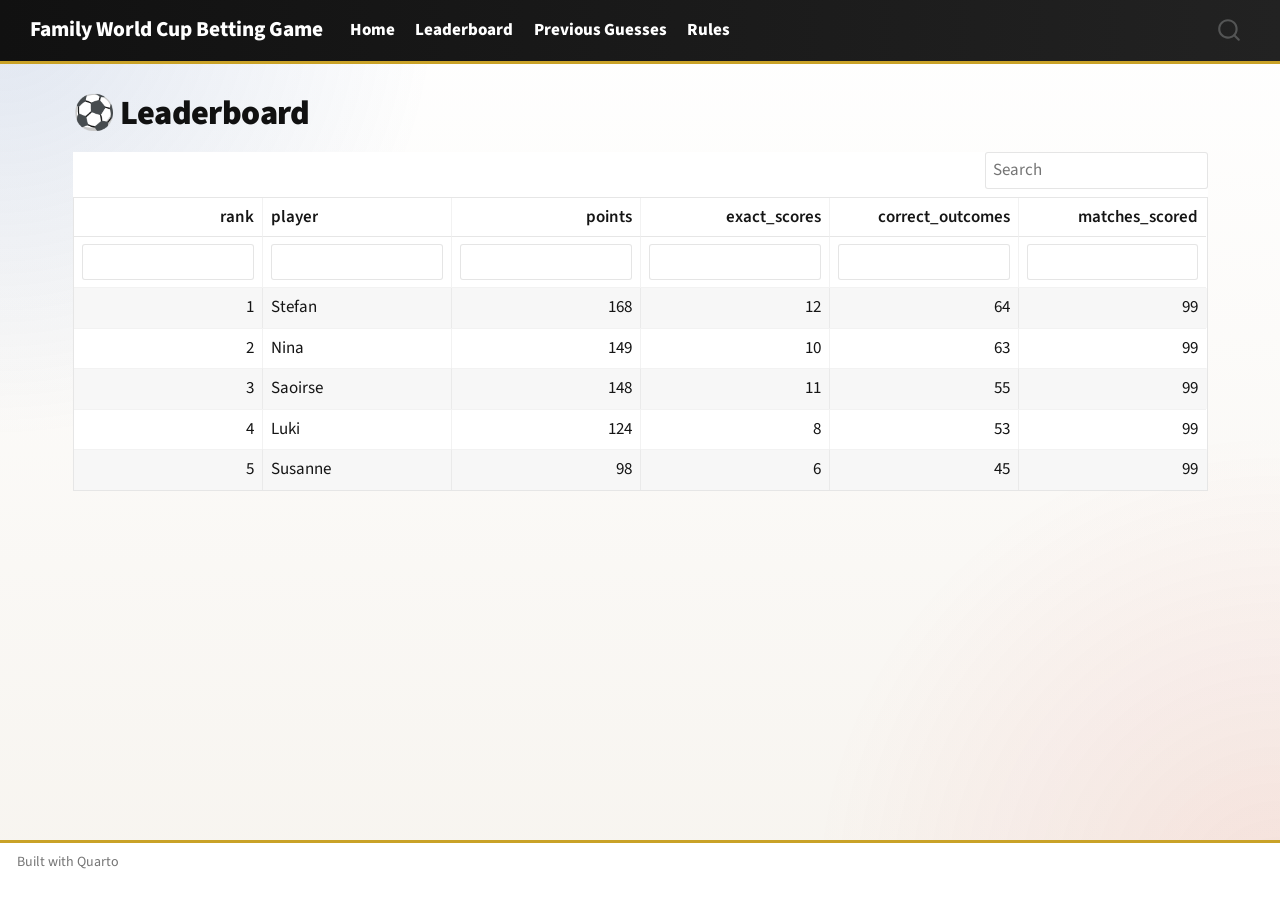
<file: docs/leaderboard.html>
<!DOCTYPE html>
<html xmlns="http://www.w3.org/1999/xhtml" lang="en" xml:lang="en"><head>

<meta charset="utf-8">
<meta name="generator" content="quarto-1.11.9">

<meta name="viewport" content="width=device-width, initial-scale=1.0, user-scalable=yes">


<title>Leaderboard – Family World Cup Betting Game</title>
<style>
/* Default styles provided by pandoc.
** See https://pandoc.org/MANUAL.html#variables-for-html for config info.
*/
span.smallcaps{font-variant: small-caps;}
div.columns{display: flex; gap: 1.5em;}
div.column{flex: auto;}
@media screen {
div.columns{gap: min(4vw, 1.5em);}
div.column{overflow-x: auto;}
}
div.hanging-indent{margin-left: 1.5em; text-indent: -1.5em;}
ul.task-list{list-style: none;}
ul.task-list li input[type="checkbox"] {
  width: 0.8em;
  margin: 0 0.8em 0.2em -1em; /* quarto-specific, see https://github.com/quarto-dev/quarto-cli/issues/4556 */ 
  vertical-align: middle;
}
</style>


<script src="site_libs/quarto-nav/quarto-nav.js"></script>
<script src="site_libs/quarto-nav/headroom.min.js"></script>
<script src="site_libs/clipboard/clipboard.min.js"></script>
<script src="site_libs/quarto-search/autocomplete.umd.js"></script>
<script src="site_libs/quarto-search/fuse.min.js"></script>
<script src="site_libs/quarto-search/quarto-search.js"></script>
<meta name="quarto:offset" content="./">
<script src="site_libs/quarto-html/quarto.js" type="module"></script>
<script src="site_libs/quarto-html/tabsets/tabsets.js" type="module"></script>
<script src="site_libs/quarto-html/scrollable-regions/scrollable-regions.js" type="module"></script>
<script src="site_libs/quarto-html/popper.min.js"></script>
<script src="site_libs/quarto-html/tippy.umd.min.js"></script>
<script src="site_libs/quarto-html/anchor.min.js"></script>
<link href="site_libs/quarto-html/tippy.css" rel="stylesheet">
<link href="site_libs/quarto-html/quarto-syntax-highlighting-63b5708e65d6cd79cd7618c58d0c21e7.css" rel="stylesheet" id="quarto-text-highlighting-styles">
<script src="site_libs/bootstrap/bootstrap.min.js"></script>
<link href="site_libs/bootstrap/bootstrap-icons.css" rel="stylesheet">
<link href="site_libs/bootstrap/bootstrap-cb61c712ca1a7fe70a83faed8e4da2d7.min.css" rel="stylesheet" append-hash="true" id="quarto-bootstrap" data-mode="light">
<script id="quarto-search-options" type="application/json">{
  "location": "navbar",
  "copy-button": false,
  "collapse-after": 3,
  "panel-placement": "end",
  "type": "overlay",
  "limit": 50,
  "keyboard-shortcut": [
    "f",
    "/",
    "s"
  ],
  "show-item-context": false,
  "language": {
    "search-no-results-text": "No results",
    "search-matching-documents-text": "matching documents",
    "search-copy-link-title": "Copy link to search",
    "search-hide-matches-text": "Hide additional matches",
    "search-more-match-text": "more match in this document",
    "search-more-matches-text": "more matches in this document",
    "search-clear-button-title": "Clear",
    "search-text-placeholder": "",
    "search-detached-cancel-button-title": "Cancel",
    "search-submit-button-title": "Submit",
    "search-label": "Search"
  }
}</script>
<script src="site_libs/core-js-2.5.3/shim.min.js"></script>
<script src="site_libs/react-18.2.0/react.min.js"></script>
<script src="site_libs/react-18.2.0/react-dom.min.js"></script>
<script src="site_libs/reactwidget-2.0.0/react-tools.js"></script>
<link href="site_libs/htmltools-fill-0.5.9/fill.css" rel="stylesheet">
<script src="site_libs/htmlwidgets-1.6.4/htmlwidgets.js"></script>
<link href="site_libs/reactable-0.4.5/reactable.css" rel="stylesheet">
<script src="site_libs/reactable-binding-0.4.5/reactable.js"></script>


<link rel="stylesheet" href="styles.css">
</head>

<body class="nav-fixed quarto-light"><a id="quarto-skip-link" class="visually-hidden-focusable" href="#quarto-document-content">Skip to main content</a>

<div id="quarto-search-results"></div>
  <header id="quarto-header" class="headroom fixed-top">
    <nav class="navbar navbar-expand-lg " data-bs-theme="dark" aria-label="Site">
      <div class="navbar-container container-fluid">
      <div class="navbar-brand-container mx-auto">
    <a class="navbar-brand" href="./index.html">
    <span class="navbar-title">Family World Cup Betting Game</span>
    </a>
  </div>
          <button class="navbar-toggler" type="button" data-bs-toggle="collapse" data-bs-target="#navbarCollapse" aria-controls="navbarCollapse" aria-expanded="false" aria-label="Toggle navigation" onclick="if (window.quartoToggleHeadroom) { window.quartoToggleHeadroom(); }">
  <span class="navbar-toggler-icon"></span>
</button>
          <div class="collapse navbar-collapse" id="navbarCollapse">
            <ul class="navbar-nav navbar-nav-scroll me-auto">
  <li class="nav-item">
    <a class="nav-link" href="./index.html"> 
<span class="menu-text">Home</span></a>
  </li>  
  <li class="nav-item">
    <a class="nav-link active" href="./leaderboard.html" aria-current="page"> 
<span class="menu-text">Leaderboard</span></a>
  </li>  
  <li class="nav-item">
    <a class="nav-link" href="./previous-guesses.html"> 
<span class="menu-text">Previous Guesses</span></a>
  </li>  
  <li class="nav-item">
    <a class="nav-link" href="./rules.html"> 
<span class="menu-text">Rules</span></a>
  </li>  
</ul>
          </div> <!-- /navcollapse -->
            <div class="quarto-navbar-tools">
</div>
            <div id="quarto-search" class="" title="Search"></div>
      </div> <!-- /container-fluid -->
    </nav>
</header>
<!-- content -->
<div id="quarto-content" class="quarto-container page-columns page-rows-contents page-layout-full page-navbar">
<!-- sidebar -->
<!-- margin-sidebar -->
    <div id="quarto-margin-sidebar" class="sidebar margin-sidebar zindex-bottom">
        
    </div>
<!-- main -->
<main class="content column-page" id="quarto-document-content" tabindex="-1">

<header id="title-block-header" class="quarto-title-block default">
<div class="quarto-title">
<h1 class="title">Leaderboard</h1>
</div>



<div class="quarto-title-meta column-page">

    
  
    
  </div>
  


</header>


<div class="cell">
<div class="cell-output-display">
<div class="reactable html-widget html-fill-item" id="htmlwidget-2d888ef1adc19b6dd1a8" style="width:auto;height:auto;"></div>
<script type="application/json" data-for="htmlwidget-2d888ef1adc19b6dd1a8">{"x":{"tag":{"name":"Reactable","attribs":{"data":{"rank":[1,2,3,4,5],"player":["Stefan","Nina","Saoirse","Luki","Susanne"],"points":[168,149,148,124,98],"exact_scores":[12,10,11,8,6],"correct_outcomes":[64,63,55,53,45],"matches_scored":[99,99,99,99,99]},"columns":[{"id":"rank","name":"rank","type":"numeric"},{"id":"player","name":"player","type":"character"},{"id":"points","name":"points","type":"numeric"},{"id":"exact_scores","name":"exact_scores","type":"numeric"},{"id":"correct_outcomes","name":"correct_outcomes","type":"numeric"},{"id":"matches_scored","name":"matches_scored","type":"numeric"}],"filterable":true,"searchable":true,"defaultPageSize":20,"bordered":true,"striped":true,"dataKey":"56132bede27269a49b38aff01011b980"},"children":[]},"class":"reactR_markup"},"evals":[],"jsHooks":[]}</script>
</div>
</div>



</main> <!-- /main -->
<script id="quarto-html-after-body" type="application/javascript">
  window.document.addEventListener("DOMContentLoaded", function (event) {
    const icon = "";
    const anchorJS = new window.AnchorJS();
    anchorJS.options = {
      placement: 'right',
      icon: icon
    };
    anchorJS.add('.anchored');
    const isCodeAnnotation = (el) => {
      for (const clz of el.classList) {
        if (clz.startsWith('code-annotation-')) {                     
          return true;
        }
      }
      return false;
    }
    const onCopySuccess = function(e) {
      // button target
      const button = e.trigger;
      // don't keep focus
      button.blur();
      // flash "checked"
      button.classList.add('code-copy-button-checked');
      var currentTitle = button.getAttribute("title");
      button.setAttribute("title", "Copied!");
      let tooltip;
      if (window.bootstrap) {
        button.setAttribute("data-bs-toggle", "tooltip");
        button.setAttribute("data-bs-placement", "left");
        button.setAttribute("data-bs-title", "Copied!");
        tooltip = new bootstrap.Tooltip(button, 
          { trigger: "manual", 
            customClass: "code-copy-button-tooltip",
            offset: [0, -8]});
        tooltip.show();    
      }
      setTimeout(function() {
        if (tooltip) {
          tooltip.hide();
          button.removeAttribute("data-bs-title");
          button.removeAttribute("data-bs-toggle");
          button.removeAttribute("data-bs-placement");
        }
        button.setAttribute("title", currentTitle);
        button.classList.remove('code-copy-button-checked');
      }, 1000);
      // clear code selection
      e.clearSelection();
    }
    const getTextToCopy = function(trigger) {
      const outerScaffold = trigger.parentElement.cloneNode(true);
      const codeEl = outerScaffold.querySelector('code');
      for (const childEl of codeEl.children) {
        if (isCodeAnnotation(childEl)) {
          childEl.remove();
        }
      }
      return codeEl.innerText;
    }
    const clipboard = new window.ClipboardJS('.code-copy-button:not([data-in-quarto-modal])', {
      text: getTextToCopy
    });
    clipboard.on('success', onCopySuccess);
    if (window.document.getElementById('quarto-embedded-source-code-modal')) {
      const clipboardModal = new window.ClipboardJS('.code-copy-button[data-in-quarto-modal]', {
        text: getTextToCopy,
        container: window.document.getElementById('quarto-embedded-source-code-modal')
      });
      clipboardModal.on('success', onCopySuccess);
    }
      var localhostRegex = new RegExp(/^(?:http|https):\/\/localhost\:?[0-9]*\//);
      var mailtoRegex = new RegExp(/^mailto:/);
        var filterRegex = new RegExp('/' + window.location.host + '/');
      var isInternal = (href) => {
          return filterRegex.test(href) || localhostRegex.test(href) || mailtoRegex.test(href);
      }
      // Inspect non-navigation links and adorn them if external
      window.quartoDecorateExternalLinks = function (root) {
     var links = (root || window.document).querySelectorAll('a[href]:not(.nav-link):not(.navbar-brand):not(.toc-action):not(.sidebar-link):not(.sidebar-item-toggle):not(.pagination-link):not(.no-external):not([aria-hidden]):not(.dropdown-item):not(.quarto-navigation-tool):not(.about-link)');
      for (var i=0; i<links.length; i++) {
        const link = links[i];
        if (!isInternal(link.href)) {
          // undo the damage that might have been done by quarto-nav.js in the case of
          // links that we want to consider external
          if (link.dataset.originalHref !== undefined) {
            link.href = link.dataset.originalHref;
          }
          if (!link.classList.contains('no-external-icon')) {
          }
        }
      }
      };
      window.quartoDecorateExternalLinks(window.document);
    // Esc closes the popup (WCAG 1.4.13) and focus leaving both trigger and
    // popup closes it (WCAG 2.4.11); tippy handles neither for interactive popups.
    const hideOnEscAndFocusOut = {
      name: 'hideOnEscAndFocusOut',
      defaultValue: true,
      fn(instance) {
        const dismiss = () => {
          // A show scheduled by the trigger delay would otherwise reopen it
          instance.clearDelayTimeouts();
          instance.hide();
        };
        const onKeyDown = (event) => {
          if (event.key !== 'Escape') {
            return;
          }
          // Keep Esc from also reaching page handlers (e.g. reveal.js overview),
          // except an open reveal.js slide menu, which Esc should close too.
          // The menu handles keys only when its keyboard option is on.
          const menuHandlesEsc = window.Reveal?.getPlugin?.('menu')?.isOpen() &&
            window.Reveal.getConfig().menu?.keyboard !== false;
          if (!menuHandlesEsc) {
            event.stopPropagation();
          }
          if (instance.popper.contains(window.document.activeElement)) {
            // Disabled while refocusing so the focus trigger does not reopen it
            instance.disable();
            instance.reference.focus();
            instance.enable();
          }
          dismiss();
        };
        const onFocusOut = (event) => {
          const target = event.relatedTarget;
          if (target && !instance.reference.contains(target) &&
              !instance.popper.contains(target)) {
            dismiss();
          }
        };
        // On the trigger too: a click trigger (code-annotations: select) has no
        // blur handling. Attached for the instance's lifetime so leaving the
        // trigger also cancels a show still pending on the trigger delay.
        instance.reference.addEventListener('focusout', onFocusOut);
        return {
          onShow() {
            window.document.addEventListener('keydown', onKeyDown, true);
            instance.popper.addEventListener('focusout', onFocusOut);
          },
          onHide() {
            window.document.removeEventListener('keydown', onKeyDown, true);
            instance.popper.removeEventListener('focusout', onFocusOut);
          },
          onDestroy() {
            instance.reference.removeEventListener('focusout', onFocusOut);
          },
        };
      },
    };
    function tippyHover(el, contentFn, onTriggerFn, onUntriggerFn) {
      const config = {
        allowHTML: true,
        maxWidth: 500,
        delay: 100,
        arrow: false,
        appendTo: function(el) {
            return el.parentElement;
        },
        interactive: true,
        interactiveBorder: 10,
        theme: 'quarto',
        placement: 'bottom-start',
        plugins: [hideOnEscAndFocusOut],
      };
      if (contentFn) {
        config.content = contentFn;
      }
      if (onTriggerFn) {
        config.onTrigger = onTriggerFn;
      }
      if (onUntriggerFn) {
        config.onUntrigger = onUntriggerFn;
      }
      window.tippy(el, config); 
    }
    const noterefs = window.document.querySelectorAll('a[role="doc-noteref"]');
    for (var i=0; i<noterefs.length; i++) {
      const ref = noterefs[i];
      tippyHover(ref, function() {
        // use id or data attribute instead here
        let href = ref.getAttribute('data-footnote-href') || ref.getAttribute('href');
        try { href = new URL(href).hash; } catch {}
        const id = href.replace(/^#\/?/, "");
        const note = window.document.getElementById(id);
        if (note) {
          return note.innerHTML;
        } else {
          return "";
        }
      });
    }
    const xrefs = window.document.querySelectorAll('a.quarto-xref');
    const processXRef = (id, note) => {
      // Strip column container classes
      const stripColumnClz = (el) => {
        el.classList.remove("page-full", "page-columns");
        if (el.children) {
          for (const child of el.children) {
            stripColumnClz(child);
          }
        }
      }
      stripColumnClz(note)
      if (id === null || id.startsWith('sec-')) {
        // Special case sections, only their first couple elements
        const container = document.createElement("div");
        if (note.children && note.children.length > 2) {
          container.appendChild(note.children[0].cloneNode(true));
          for (let i = 1; i < note.children.length; i++) {
            const child = note.children[i];
            if (child.tagName === "P" && child.innerText === "") {
              continue;
            } else {
              container.appendChild(child.cloneNode(true));
              break;
            }
          }
          if (window.Quarto?.typesetMath) {
            window.Quarto.typesetMath(container);
          }
          return container.innerHTML
        } else {
          if (window.Quarto?.typesetMath) {
            window.Quarto.typesetMath(note);
          }
          return note.innerHTML;
        }
      } else {
        // Remove any anchor links if they are present
        const anchorLink = note.querySelector('a.anchorjs-link');
        if (anchorLink) {
          anchorLink.remove();
        }
        if (window.Quarto?.typesetMath) {
          window.Quarto.typesetMath(note);
        }
        if (note.classList.contains("callout")) {
          return note.outerHTML;
        } else {
          return note.innerHTML;
        }
      }
    }
    for (var i=0; i<xrefs.length; i++) {
      const xref = xrefs[i];
      tippyHover(xref, undefined, function(instance) {
        instance.disable();
        let url = xref.getAttribute('href');
        let hash = undefined; 
        if (url.startsWith('#')) {
          hash = url;
        } else {
          try { hash = new URL(url).hash; } catch {}
        }
        if (hash) {
          const id = hash.replace(/^#\/?/, "");
          const note = window.document.getElementById(id);
          if (note !== null) {
            try {
              const html = processXRef(id, note.cloneNode(true));
              instance.setContent(html);
            } finally {
              instance.enable();
              instance.show();
            }
          } else {
            // See if we can fetch this
            fetch(url.split('#')[0])
            .then(res => res.text())
            .then(html => {
              const parser = new DOMParser();
              const htmlDoc = parser.parseFromString(html, "text/html");
              const note = htmlDoc.getElementById(id);
              if (note !== null) {
                const html = processXRef(id, note);
                instance.setContent(html);
              } 
            }).finally(() => {
              instance.enable();
              instance.show();
            });
          }
        } else {
          // See if we can fetch a full url (with no hash to target)
          // This is a special case and we should probably do some content thinning / targeting
          fetch(url)
          .then(res => res.text())
          .then(html => {
            const parser = new DOMParser();
            const htmlDoc = parser.parseFromString(html, "text/html");
            const note = htmlDoc.querySelector('main.content');
            if (note !== null) {
              // This should only happen for chapter cross references
              // (since there is no id in the URL)
              // remove the first header
              if (note.children.length > 0 && note.children[0].tagName === "HEADER") {
                note.children[0].remove();
              }
              const html = processXRef(null, note);
              instance.setContent(html);
            } 
          }).finally(() => {
            instance.enable();
            instance.show();
          });
        }
      }, function(instance) {
      });
    }
        let selectedAnnoteEl;
        const selectorForAnnotation = ( cell, annotation) => {
          let cellAttr = 'data-code-cell="' + cell + '"';
          let lineAttr = 'data-code-annotation="' +  annotation + '"';
          const selector = 'span[' + cellAttr + '][' + lineAttr + ']';
          return selector;
        }
        const selectCodeLines = (annoteEl) => {
          const doc = window.document;
          const targetCell = annoteEl.getAttribute("data-target-cell");
          const targetAnnotation = annoteEl.getAttribute("data-target-annotation");
          const annoteSpan = window.document.querySelector(selectorForAnnotation(targetCell, targetAnnotation));
          const lines = annoteSpan.getAttribute("data-code-lines").split(",");
          const lineIds = lines.map((line) => {
            return targetCell + "-" + line;
          })
          // Each band is positioned against its own containing block, which is
          // not the offsetParent of the lines, so place it from client rects.
          const placeBand = (band, firstEl, lastEl, codeBlock) => {
            const container = band.offsetParent;
            if (container === null) {
              return;
            }
            const containerRect = container.getBoundingClientRect();
            // Reveal.js scales slides with a transform, so convert client
            // pixels back to the CSS pixels of the container.
            const scale = containerRect.height / container.offsetHeight || 1;
            const firstRect = firstEl.getBoundingClientRect();
            const lastRect = lastEl.getBoundingClientRect();
            const top = (firstRect.top - containerRect.top) / scale - container.clientTop + container.scrollTop;
            const height = (lastRect.bottom - firstRect.top) / scale;
            band.style.top = top - 2 + "px";
            band.style.height = height + 4 + "px";
            if (codeBlock) {
              // Without the copy button wrapper, the containing block is wider
              // than the code block, so span the code block explicitly.
              const blockRect = codeBlock.getBoundingClientRect();
              band.style.left = (blockRect.left - containerRect.left) / scale - container.clientLeft + container.scrollLeft + "px";
              band.style.width = blockRect.width / scale + "px";
            }
          };
          if (lineIds.length > 0) {
            const el = window.document.getElementById(lineIds[0]);
            const lastEl = window.document.getElementById(lineIds[lineIds.length - 1]);
            const parent = el.parentElement.parentElement;
            // cook up a div (if necessary) and position it
            let div = window.document.getElementById("code-annotation-line-highlight");
            if (div === null) {
              div = window.document.createElement("div");
              div.setAttribute("id", "code-annotation-line-highlight");
              div.style.position = 'absolute';
              parent.appendChild(div);
            }
            placeBand(div, el, lastEl, parent.closest("div.sourceCode") || parent);
            let gutterDiv = window.document.getElementById("code-annotation-line-highlight-gutter");
            if (gutterDiv === null) {
              gutterDiv = window.document.createElement("div");
              gutterDiv.setAttribute("id", "code-annotation-line-highlight-gutter");
              gutterDiv.style.position = 'absolute';
              const codeCell = window.document.getElementById(targetCell);
              const gutter = codeCell.querySelector('.code-annotation-gutter');
              gutter.appendChild(gutterDiv);
            }
            placeBand(gutterDiv, el, lastEl);
            selectedAnnoteEl = annoteEl;
          }
        };
        const unselectCodeLines = () => {
          const elementsIds = ["code-annotation-line-highlight", "code-annotation-line-highlight-gutter"];
          elementsIds.forEach((elId) => {
            const div = window.document.getElementById(elId);
            if (div) {
              div.remove();
            }
          });
          selectedAnnoteEl = undefined;
        };
          // Handle positioning of the toggle
      window.addEventListener(
        "resize",
        throttle(() => {
          elRect = undefined;
          if (selectedAnnoteEl) {
            selectCodeLines(selectedAnnoteEl);
          }
        }, 10)
      );
      function throttle(fn, ms) {
      let throttle = false;
      let timer;
        return (...args) => {
          if(!throttle) { // first call gets through
              fn.apply(this, args);
              throttle = true;
          } else { // all the others get throttled
              if(timer) clearTimeout(timer); // cancel #2
              timer = setTimeout(() => {
                fn.apply(this, args);
                timer = throttle = false;
              }, ms);
          }
        };
      }
        // Attach click handler to the DT
        const annoteDls = window.document.querySelectorAll('dt[data-target-cell]');
        for (const annoteDlNode of annoteDls) {
          annoteDlNode.addEventListener('click', (event) => {
            const clickedEl = event.target;
            if (clickedEl !== selectedAnnoteEl) {
              unselectCodeLines();
              const activeEl = window.document.querySelector('dt[data-target-cell].code-annotation-active');
              if (activeEl) {
                activeEl.classList.remove('code-annotation-active');
              }
              selectCodeLines(clickedEl);
              clickedEl.classList.add('code-annotation-active');
            } else {
              // Unselect the line
              unselectCodeLines();
              clickedEl.classList.remove('code-annotation-active');
            }
          });
        }
    const findCites = (el) => {
      const parentEl = el.parentElement;
      if (parentEl) {
        const cites = parentEl.dataset.cites;
        if (cites) {
          return {
            el,
            cites: cites.split(' ')
          };
        } else {
          return findCites(el.parentElement)
        }
      } else {
        return undefined;
      }
    };
    var bibliorefs = window.document.querySelectorAll('a[role="doc-biblioref"]');
    for (var i=0; i<bibliorefs.length; i++) {
      const ref = bibliorefs[i];
      const citeInfo = findCites(ref);
      if (citeInfo) {
        tippyHover(citeInfo.el, function() {
          var popup = window.document.createElement('div');
          citeInfo.cites.forEach(function(cite) {
            var citeDiv = window.document.createElement('div');
            citeDiv.classList.add('hanging-indent');
            citeDiv.classList.add('csl-entry');
            var biblioDiv = window.document.getElementById('ref-' + cite);
            if (biblioDiv) {
              citeDiv.innerHTML = biblioDiv.innerHTML;
            }
            popup.appendChild(citeDiv);
          });
          return popup.innerHTML;
        });
      }
    }
  });
  </script>
  <script type="application/javascript">
  window.quartoScrollableRegionsLabels = {"code":"Scrollable code","output":"Scrollable output"};
  </script>
</div> <!-- /content -->
<footer class="footer">
  <div class="nav-footer">
    <div class="nav-footer-left">
<p>Built with Quarto</p>
</div>   
    <div class="nav-footer-center">
      &nbsp;
    </div>
    <div class="nav-footer-right">
      &nbsp;
    </div>
  </div>
</footer>




</body></html>
</file>
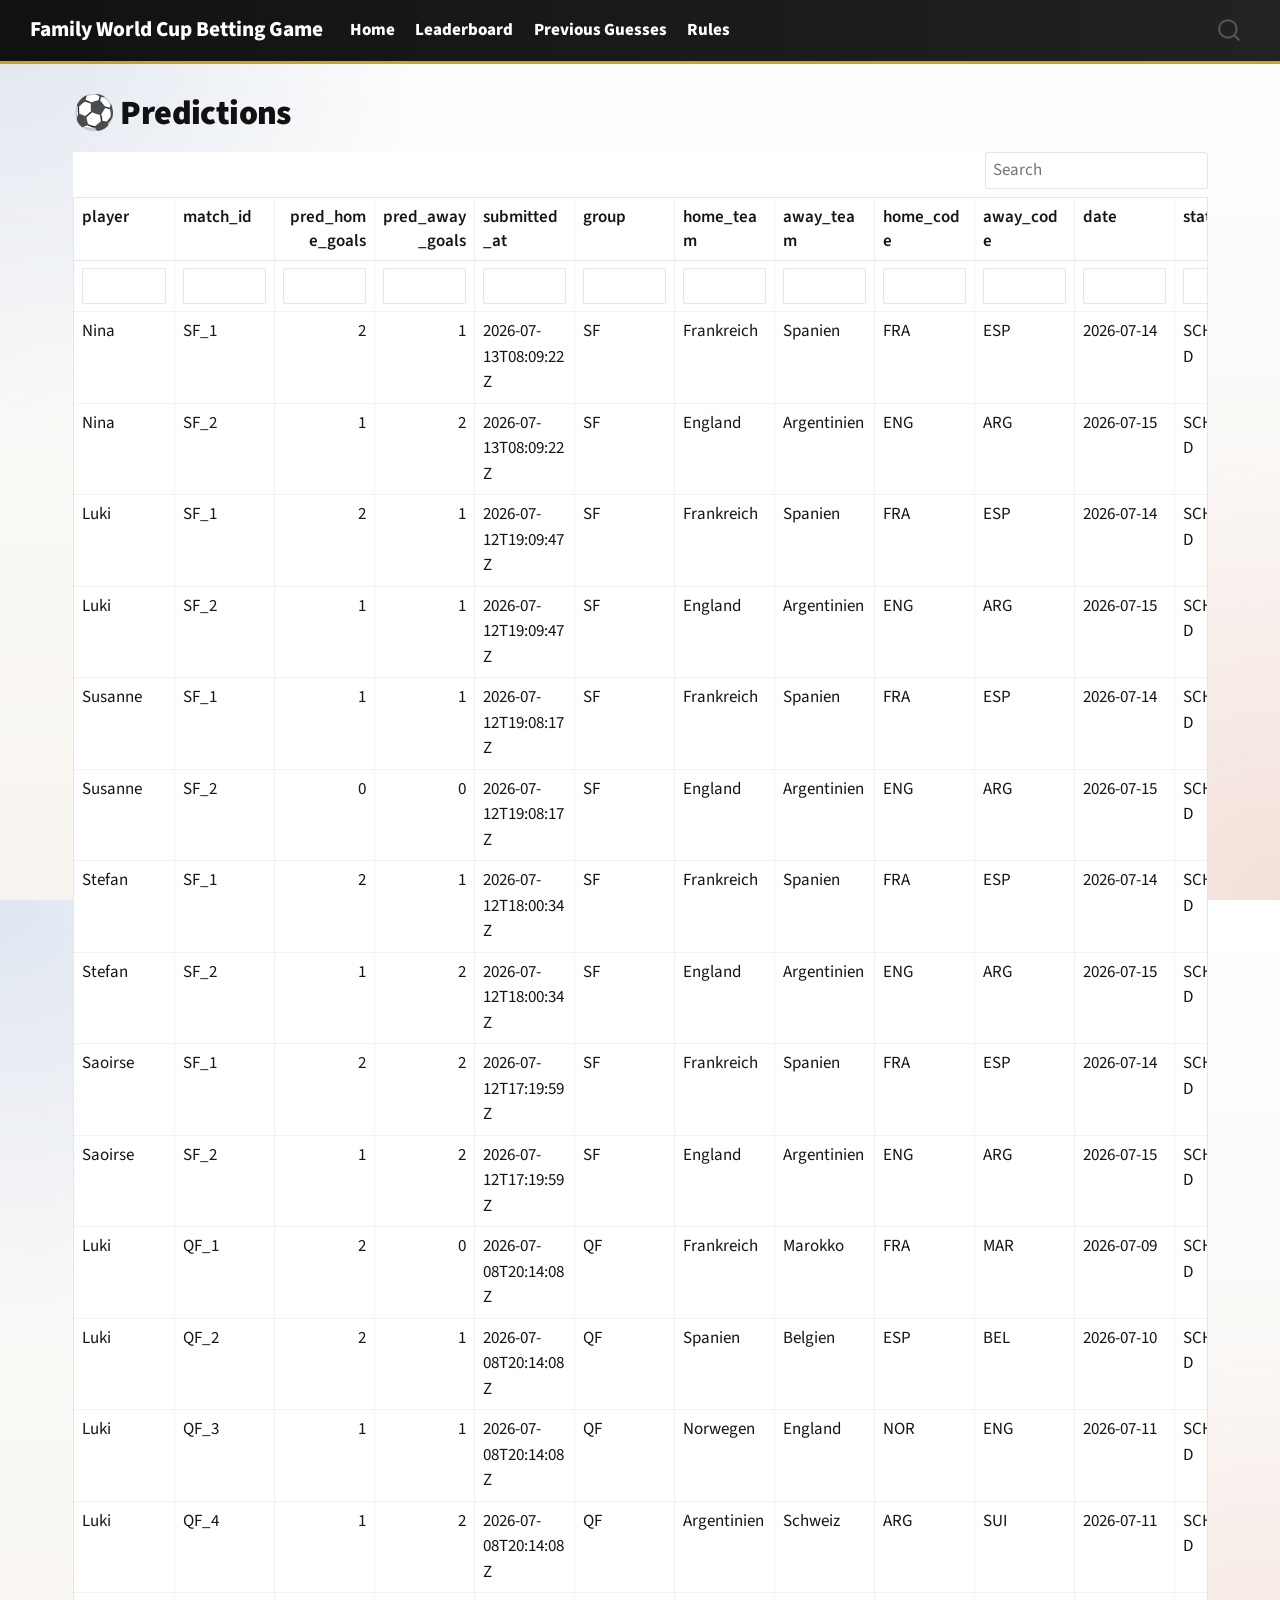
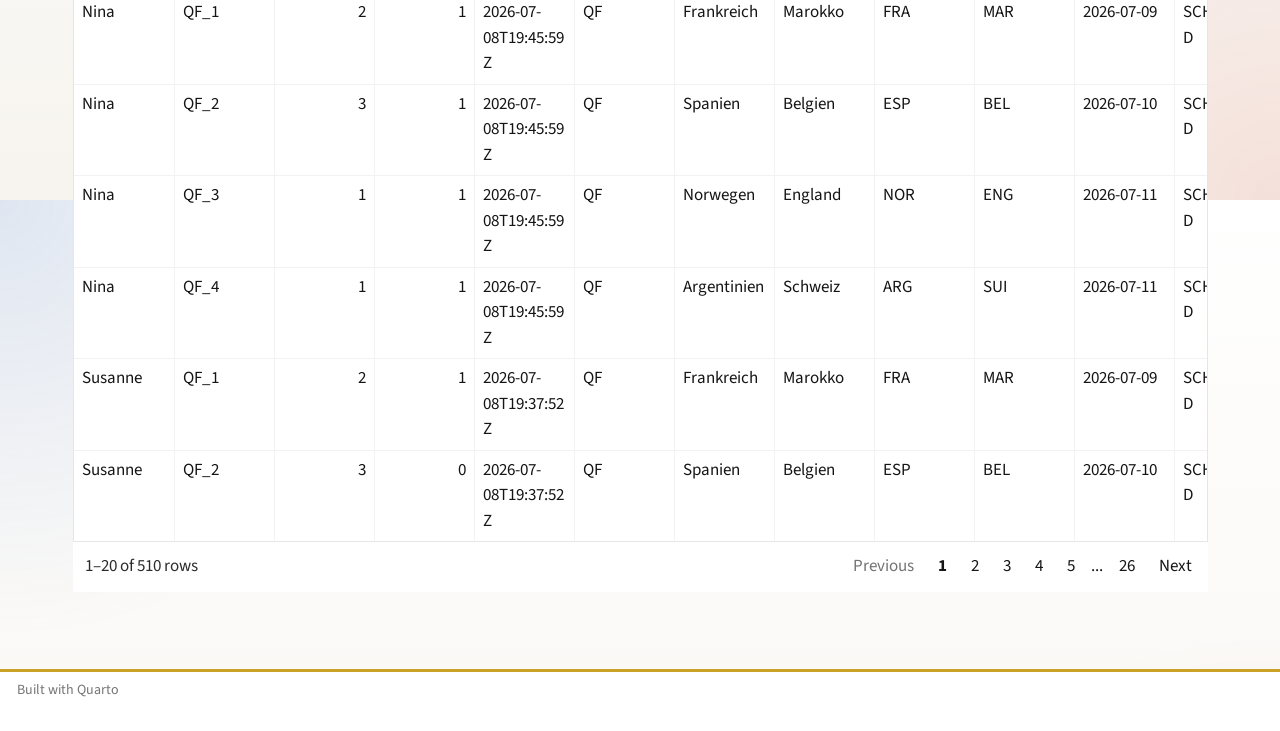
<file: docs/predictions.html>
<!DOCTYPE html>
<html xmlns="http://www.w3.org/1999/xhtml" lang="en" xml:lang="en"><head>

<meta charset="utf-8">
<meta name="generator" content="quarto-1.11.9">

<meta name="viewport" content="width=device-width, initial-scale=1.0, user-scalable=yes">


<title>Predictions – Family World Cup Betting Game</title>
<style>
/* Default styles provided by pandoc.
** See https://pandoc.org/MANUAL.html#variables-for-html for config info.
*/
span.smallcaps{font-variant: small-caps;}
div.columns{display: flex; gap: 1.5em;}
div.column{flex: auto;}
@media screen {
div.columns{gap: min(4vw, 1.5em);}
div.column{overflow-x: auto;}
}
div.hanging-indent{margin-left: 1.5em; text-indent: -1.5em;}
ul.task-list{list-style: none;}
ul.task-list li input[type="checkbox"] {
  width: 0.8em;
  margin: 0 0.8em 0.2em -1em; /* quarto-specific, see https://github.com/quarto-dev/quarto-cli/issues/4556 */ 
  vertical-align: middle;
}
</style>


<script src="site_libs/quarto-nav/quarto-nav.js"></script>
<script src="site_libs/quarto-nav/headroom.min.js"></script>
<script src="site_libs/clipboard/clipboard.min.js"></script>
<script src="site_libs/quarto-search/autocomplete.umd.js"></script>
<script src="site_libs/quarto-search/fuse.min.js"></script>
<script src="site_libs/quarto-search/quarto-search.js"></script>
<meta name="quarto:offset" content="./">
<script src="site_libs/quarto-html/quarto.js" type="module"></script>
<script src="site_libs/quarto-html/tabsets/tabsets.js" type="module"></script>
<script src="site_libs/quarto-html/scrollable-regions/scrollable-regions.js" type="module"></script>
<script src="site_libs/quarto-html/popper.min.js"></script>
<script src="site_libs/quarto-html/tippy.umd.min.js"></script>
<script src="site_libs/quarto-html/anchor.min.js"></script>
<link href="site_libs/quarto-html/tippy.css" rel="stylesheet">
<link href="site_libs/quarto-html/quarto-syntax-highlighting-63b5708e65d6cd79cd7618c58d0c21e7.css" rel="stylesheet" id="quarto-text-highlighting-styles">
<script src="site_libs/bootstrap/bootstrap.min.js"></script>
<link href="site_libs/bootstrap/bootstrap-icons.css" rel="stylesheet">
<link href="site_libs/bootstrap/bootstrap-cb61c712ca1a7fe70a83faed8e4da2d7.min.css" rel="stylesheet" append-hash="true" id="quarto-bootstrap" data-mode="light">
<script id="quarto-search-options" type="application/json">{
  "location": "navbar",
  "copy-button": false,
  "collapse-after": 3,
  "panel-placement": "end",
  "type": "overlay",
  "limit": 50,
  "keyboard-shortcut": [
    "f",
    "/",
    "s"
  ],
  "show-item-context": false,
  "language": {
    "search-no-results-text": "No results",
    "search-matching-documents-text": "matching documents",
    "search-copy-link-title": "Copy link to search",
    "search-hide-matches-text": "Hide additional matches",
    "search-more-match-text": "more match in this document",
    "search-more-matches-text": "more matches in this document",
    "search-clear-button-title": "Clear",
    "search-text-placeholder": "",
    "search-detached-cancel-button-title": "Cancel",
    "search-submit-button-title": "Submit",
    "search-label": "Search"
  }
}</script>
<script src="site_libs/core-js-2.5.3/shim.min.js"></script>
<script src="site_libs/react-18.2.0/react.min.js"></script>
<script src="site_libs/react-18.2.0/react-dom.min.js"></script>
<script src="site_libs/reactwidget-2.0.0/react-tools.js"></script>
<link href="site_libs/htmltools-fill-0.5.9/fill.css" rel="stylesheet">
<script src="site_libs/htmlwidgets-1.6.4/htmlwidgets.js"></script>
<link href="site_libs/reactable-0.4.5/reactable.css" rel="stylesheet">
<script src="site_libs/reactable-binding-0.4.5/reactable.js"></script>


<link rel="stylesheet" href="styles.css">
</head>

<body class="nav-fixed quarto-light"><a id="quarto-skip-link" class="visually-hidden-focusable" href="#quarto-document-content">Skip to main content</a>

<div id="quarto-search-results"></div>
  <header id="quarto-header" class="headroom fixed-top">
    <nav class="navbar navbar-expand-lg " data-bs-theme="dark" aria-label="Site">
      <div class="navbar-container container-fluid">
      <div class="navbar-brand-container mx-auto">
    <a class="navbar-brand" href="./index.html">
    <span class="navbar-title">Family World Cup Betting Game</span>
    </a>
  </div>
          <button class="navbar-toggler" type="button" data-bs-toggle="collapse" data-bs-target="#navbarCollapse" aria-controls="navbarCollapse" aria-expanded="false" aria-label="Toggle navigation" onclick="if (window.quartoToggleHeadroom) { window.quartoToggleHeadroom(); }">
  <span class="navbar-toggler-icon"></span>
</button>
          <div class="collapse navbar-collapse" id="navbarCollapse">
            <ul class="navbar-nav navbar-nav-scroll me-auto">
  <li class="nav-item">
    <a class="nav-link" href="./index.html"> 
<span class="menu-text">Home</span></a>
  </li>  
  <li class="nav-item">
    <a class="nav-link" href="./leaderboard.html"> 
<span class="menu-text">Leaderboard</span></a>
  </li>  
  <li class="nav-item">
    <a class="nav-link" href="./previous-guesses.html"> 
<span class="menu-text">Previous Guesses</span></a>
  </li>  
  <li class="nav-item">
    <a class="nav-link" href="./rules.html"> 
<span class="menu-text">Rules</span></a>
  </li>  
</ul>
          </div> <!-- /navcollapse -->
            <div class="quarto-navbar-tools">
</div>
            <div id="quarto-search" class="" title="Search"></div>
      </div> <!-- /container-fluid -->
    </nav>
</header>
<!-- content -->
<div id="quarto-content" class="quarto-container page-columns page-rows-contents page-layout-full page-navbar">
<!-- sidebar -->
<!-- margin-sidebar -->
    <div id="quarto-margin-sidebar" class="sidebar margin-sidebar zindex-bottom">
        
    </div>
<!-- main -->
<main class="content column-page" id="quarto-document-content" tabindex="-1">

<header id="title-block-header" class="quarto-title-block default">
<div class="quarto-title">
<h1 class="title">Predictions</h1>
</div>



<div class="quarto-title-meta column-page">

    
  
    
  </div>
  


</header>


<div class="cell">
<div class="cell-output-display">
<div class="reactable html-widget html-fill-item" id="htmlwidget-31562e1ec3c5361c395e" style="width:auto;height:auto;"></div>
<script type="application/json" data-for="htmlwidget-31562e1ec3c5361c395e">{"x":{"tag":{"name":"Reactable","attribs":{"data":{"player":["Nina","Nina","Luki","Luki","Susanne","Susanne","Stefan","Stefan","Saoirse","Saoirse","Luki","Luki","Luki","Luki","Nina","Nina","Nina","Nina","Susanne","Susanne","Susanne","Susanne","Saoirse","Saoirse","Saoirse","Saoirse","Stefan","Stefan","Stefan","Stefan","Saoirse","Saoirse","Nina","Nina","Luki","Luki","Susanne","Susanne","Stefan","Stefan","Luki","Luki","Luki","Luki","Luki","Luki","Susanne","Susanne","Susanne","Susanne","Susanne","Susanne","Saoirse","Saoirse","Saoirse","Saoirse","Saoirse","Saoirse","Nina","Nina","Nina","Nina","Nina","Nina","Stefan","Stefan","Stefan","Stefan","Stefan","Stefan","Stefan","Stefan","Stefan","Stefan","Stefan","Stefan","Stefan","Stefan","Stefan","Stefan","Stefan","Stefan","Stefan","Stefan","Stefan","Stefan","Luki","Luki","Luki","Luki","Luki","Luki","Luki","Luki","Luki","Luki","Luki","Luki","Luki","Luki","Luki","Luki","Susanne","Susanne","Susanne","Susanne","Susanne","Susanne","Susanne","Susanne","Susanne","Susanne","Susanne","Susanne","Susanne","Susanne","Susanne","Susanne","Saoirse","Saoirse","Saoirse","Saoirse","Saoirse","Saoirse","Saoirse","Saoirse","Saoirse","Saoirse","Saoirse","Saoirse","Saoirse","Saoirse","Saoirse","Saoirse","Nina","Nina","Nina","Nina","Nina","Nina","Nina","Nina","Nina","Nina","Nina","Nina","Nina","Nina","Nina","Nina","Saoirse","Saoirse","Saoirse","Saoirse","Saoirse","Saoirse","Saoirse","Saoirse","Saoirse","Saoirse","Saoirse","Saoirse","Saoirse","Saoirse","Saoirse","Saoirse","Saoirse","Saoirse","Saoirse","Saoirse","Saoirse","Saoirse","Saoirse","Saoirse","Susanne","Susanne","Susanne","Susanne","Susanne","Susanne","Susanne","Susanne","Susanne","Susanne","Susanne","Susanne","Susanne","Susanne","Susanne","Susanne","Susanne","Susanne","Susanne","Susanne","Susanne","Susanne","Susanne","Susanne","Luki","Luki","Luki","Luki","Luki","Luki","Luki","Luki","Luki","Luki","Luki","Luki","Luki","Luki","Luki","Luki","Luki","Luki","Luki","Luki","Luki","Luki","Luki","Luki","Stefan","Stefan","Stefan","Stefan","Stefan","Stefan","Stefan","Stefan","Stefan","Stefan","Stefan","Stefan","Stefan","Stefan","Stefan","Stefan","Stefan","Stefan","Stefan","Stefan","Stefan","Stefan","Stefan","Stefan","Nina","Nina","Nina","Nina","Nina","Nina","Nina","Nina","Nina","Nina","Nina","Nina","Nina","Nina","Nina","Nina","Nina","Nina","Nina","Nina","Nina","Nina","Nina","Nina","Saoirse","Saoirse","Saoirse","Saoirse","Saoirse","Saoirse","Saoirse","Saoirse","Saoirse","Saoirse","Saoirse","Saoirse","Saoirse","Saoirse","Saoirse","Saoirse","Saoirse","Saoirse","Saoirse","Saoirse","Saoirse","Saoirse","Saoirse","Saoirse","Luki","Luki","Luki","Luki","Luki","Luki","Luki","Luki","Luki","Luki","Luki","Luki","Luki","Luki","Luki","Luki","Luki","Luki","Luki","Luki","Luki","Luki","Luki","Luki","Nina","Nina","Nina","Nina","Nina","Nina","Nina","Nina","Nina","Nina","Nina","Nina","Nina","Nina","Nina","Nina","Nina","Nina","Nina","Nina","Nina","Nina","Nina","Nina","Stefan","Stefan","Stefan","Stefan","Stefan","Stefan","Stefan","Stefan","Stefan","Stefan","Stefan","Stefan","Stefan","Stefan","Stefan","Stefan","Stefan","Stefan","Stefan","Stefan","Stefan","Stefan","Stefan","Stefan","Susanne","Susanne","Susanne","Susanne","Susanne","Susanne","Susanne","Susanne","Susanne","Susanne","Susanne","Susanne","Susanne","Susanne","Susanne","Susanne","Susanne","Susanne","Susanne","Susanne","Susanne","Susanne","Susanne","Susanne","Saoirse","Saoirse","Saoirse","Saoirse","Saoirse","Saoirse","Saoirse","Saoirse","Saoirse","Saoirse","Saoirse","Saoirse","Saoirse","Saoirse","Saoirse","Saoirse","Saoirse","Saoirse","Saoirse","Saoirse","Saoirse","Saoirse","Saoirse","Saoirse","Susanne","Susanne","Susanne","Susanne","Susanne","Susanne","Susanne","Susanne","Susanne","Susanne","Susanne","Susanne","Susanne","Susanne","Susanne","Susanne","Susanne","Susanne","Susanne","Susanne","Susanne","Susanne","Susanne","Susanne","Luki","Luki","Luki","Luki","Luki","Luki","Luki","Luki","Luki","Luki","Luki","Luki","Luki","Luki","Luki","Luki","Luki","Luki","Luki","Luki","Luki","Luki","Luki","Luki","Stefan","Stefan","Stefan","Stefan","Stefan","Stefan","Stefan","Stefan","Stefan","Stefan","Stefan","Stefan","Stefan","Stefan","Stefan","Stefan","Stefan","Stefan","Stefan","Stefan","Stefan","Stefan","Stefan","Stefan","Nina","Nina","Nina","Nina","Nina","Nina","Nina","Nina","Nina","Nina","Nina","Nina","Nina","Nina","Nina","Nina","Nina","Nina","Nina","Nina","Nina","Nina","Nina","Nina"],"match_id":["SF_1","SF_2","SF_1","SF_2","SF_1","SF_2","SF_1","SF_2","SF_1","SF_2","QF_1","QF_2","QF_3","QF_4","QF_1","QF_2","QF_3","QF_4","QF_1","QF_2","QF_3","QF_4","QF_1","QF_2","QF_3","QF_4","QF_1","QF_2","QF_3","QF_4","R16_7","R16_8","R16_7","R16_8","R16_7","R16_8","R16_7","R16_8","R16_7","R16_8","R16_1","R16_2","R16_3","R16_4","R16_5","R16_6","R16_1","R16_2","R16_3","R16_4","R16_5","R16_6","R16_1","R16_2","R16_3","R16_4","R16_5","R16_6","R16_1","R16_2","R16_3","R16_4","R16_5","R16_6","R16_1","R16_2","R16_3","R16_4","R16_5","R16_6","R32_10","R32_11","R32_12","R32_13","R32_14","R32_15","R32_16","R32_1","R32_2","R32_3","R32_4","R32_5","R32_6","R32_7","R32_8","R32_9","R32_10","R32_11","R32_12","R32_13","R32_14","R32_15","R32_16","R32_1","R32_2","R32_3","R32_4","R32_5","R32_6","R32_7","R32_8","R32_9","R32_10","R32_11","R32_12","R32_13","R32_14","R32_15","R32_16","R32_1","R32_2","R32_3","R32_4","R32_5","R32_6","R32_7","R32_8","R32_9","R32_10","R32_11","R32_12","R32_13","R32_14","R32_15","R32_16","R32_1","R32_2","R32_3","R32_4","R32_5","R32_6","R32_7","R32_8","R32_9","R32_10","R32_11","R32_12","R32_13","R32_14","R32_15","R32_16","R32_1","R32_2","R32_3","R32_4","R32_5","R32_6","R32_7","R32_8","R32_9","A5","A6","B5","B6","C5","C6","D5","D6","E5","E6","F5","F6","G5","G6","H5","H6","I5","I6","J5","J6","K5","K6","L5","L6","A5","A6","B5","B6","C5","C6","D5","D6","E5","E6","F5","F6","G5","G6","H5","H6","I5","I6","J5","J6","K5","K6","L5","L6","A5","A6","B5","B6","C5","C6","D5","D6","E5","E6","F5","F6","G5","G6","H5","H6","I5","I6","J5","J6","K5","K6","L5","L6","A5","A6","B5","B6","C5","C6","D5","D6","E5","E6","F5","F6","G5","G6","H5","H6","I5","I6","J5","J6","K5","K6","L5","L6","A5","A6","B5","B6","C5","C6","D5","D6","E5","E6","F5","F6","G5","G6","H5","H6","I5","I6","J5","J6","K5","K6","L5","L6","A3","A4","B3","B4","C3","C4","D3","D4","E3","E4","F3","F4","G3","G4","H3","H4","I3","I4","J3","J4","K3","K4","L3","L4","A3","A4","B3","B4","C3","C4","D3","D4","E3","E4","F3","F4","G3","G4","H3","H4","I3","I4","J3","J4","K3","K4","L3","L4","A3","A4","B3","B4","C3","C4","D3","D4","E3","E4","F3","F4","G3","G4","H3","H4","I3","I4","J3","J4","K3","K4","L3","L4","A3","A4","B3","B4","C3","C4","D3","D4","E3","E4","F3","F4","G3","G4","H3","H4","I3","I4","J3","J4","K3","K4","L3","L4","A3","A4","B3","B4","C3","C4","D3","D4","E3","E4","F3","F4","G3","G4","H3","H4","I3","I4","J3","J4","K3","K4","L3","L4","A1","A2","B1","B2","C1","C2","D1","D2","E1","E2","F1","F2","G1","G2","H1","H2","I1","I2","J1","J2","K1","K2","L1","L2","A1","A2","B1","B2","C1","C2","D1","D2","E1","E2","F1","F2","G1","G2","H1","H2","I1","I2","J1","J2","K1","K2","L1","L2","A1","A2","B1","B2","C1","C2","D1","D2","E1","E2","F1","F2","G1","G2","H1","H2","I1","I2","J1","J2","K1","K2","L1","L2","A1","A2","B1","B2","C1","C2","D1","D2","E1","E2","F1","F2","G1","G2","H1","H2","I1","I2","J1","J2","K1","K2","L1","L2","A1","A2","B1","B2","C1","C2","D1","D2","E1","E2","F1","F2","G1","G2","H1","H2","I1","I2","J1","J2","K1","K2","L1","L2"],"pred_home_goals":[2,1,2,1,1,0,2,1,2,1,2,2,1,1,2,3,1,1,2,3,1,1,3,3,3,3,2,2,2,2,3,2,3,1,3,1,3,1,2,1,1,2,3,2,1,2,1,3,2,1,0,1,1,3,3,100,1,2,0,3,4,2,1,2,1,2,3,1,1,2,2,2,1,2,1,3,2,1,3,2,1,1,3,2,2,1,2,4,1,2,0,3,2,2,1,3,1,1,4,2,2,1,1,3,3,2,1,4,1,1,3,2,2,1,2,2,2,1,1,2,3,3,1,3,2,0,3,2,2,2,3,3,0,2,1,3,3,3,1,3,2,1,3,3,3,1,2,2,4,3,1,1,2,1,1,3,2,2,1,0,2,1,1,2,2,1,2,0,0,0,1,1,2,2,2,2,2,1,1,2,2,0,1,1,2,2,2,3,0,1,2,1,1,0,1,0,0,1,1,1,2,1,1,3,1,1,1,1,2,2,0,2,1,0,2,2,1,0,2,0,0,2,1,1,2,2,0,2,1,1,0,1,2,2,0,1,1,1,2,2,1,1,1,1,0,2,0,1,2,2,0,4,3,2,0,1,4,2,1,2,2,1,1,1,0,0,1,2,0,4,2,3,1,2,2,3,1,2,3,1,3,1,2,0,2,2,3,1,4,1,3,2,0,1,1,2,2,3,2,4,1,1,4,2,3,1,4,1,3,1,3,3,2,1,3,2,3,0,2,1,2,2,1,4,2,1,3,3,3,3,3,1,3,2,3,2,3,2,3,4,3,0,1,2,2,2,1,3,2,2,2,2,2,1,2,1,3,2,3,2,3,0,3,2,2,0,1,1,2,0,1,2,1,2,3,1,0,2,1,0,3,2,2,0,3,0,3,2,1,0,2,2,2,0,3,0,1,0,3,0,3,0,2,0,3,0,3,1,4,2,4,1,1,1,2,1,1,0,3,0,2,0,2,1,2,0,3,1,3,0,2,0,3,2,3,0,2,2,3,1,0,0,4,0,2,1,5,1,3,1,3,0,8,0,3,0,5,3,3,0,2,1,2,1,2,1,2,0,2,1,4,1,2,0,3,0,5,0,3,0,2,2,3,0,2,1,2,2,1,1,4,1,1,1,4,3,2,1,3,2,4,1,3,0,3,2,3,1,2,1],"pred_away_goals":[1,2,1,1,1,0,1,2,2,2,0,1,1,2,1,1,1,1,1,0,1,1,1,2,2,1,1,1,1,1,1,2,0,2,1,2,1,1,1,1,1,1,1,2,1,1,1,1,1,1,0,1,2,2,1,0,3,2,3,1,0,2,2,1,2,1,0,2,1,1,1,0,1,1,2,0,1,2,1,0,1,2,1,1,0,1,2,1,1,0,0,0,2,1,0,1,0,3,1,2,0,1,1,1,0,1,2,0,1,1,2,1,2,2,1,1,1,2,2,0,1,1,2,0,1,2,0,1,1,1,1,1,100,1,2,0,2,1,3,1,1,2,1,0,2,2,0,1,0,1,0,2,1,2,3,1,0,0,2,2,0,2,3,0,3,3,0,2,2,3,3,1,1,1,1,2,1,0,2,0,2,1,2,3,0,1,0,1,0,1,0,1,2,3,2,0,2,3,2,3,1,1,1,0,3,1,3,4,0,2,3,1,1,3,1,3,1,5,2,0,3,1,2,2,1,0,2,0,2,1,2,3,0,1,2,0,1,3,0,2,2,3,2,1,3,1,2,3,1,0,4,0,1,0,2,3,1,2,3,2,0,4,1,3,1,4,4,1,3,0,1,1,1,1,1,0,2,1,1,2,2,1,0,2,0,1,0,2,1,1,0,1,100,3,1,1,1,1,0,0,1,2,1,0,2,1,0,1,0,0,0,1,1,1,0,0,1,3,1,2,1,1,3,1,0,0,1,0,1,2,0,2,0,0,0,1,0,2,0,1,0,2,0,1,1,0,2,0,1,1,0,0,1,0,0,2,0,0,0,1,1,1,0,0,0,2,2,1,1,0,2,0,1,1,2,0,0,1,0,1,1,0,0,3,1,1,1,2,2,2,0,1,1,3,1,2,0,1,0,2,0,1,0,2,1,2,1,2,1,0,1,0,0,0,1,2,2,3,0,1,2,2,0,3,1,1,0,1,0,4,1,2,1,0,0,1,2,0,1,2,2,4,2,2,1,1,0,2,1,2,1,1,0,3,1,4,2,0,0,4,2,1,0,1,1,3,1,2,0,1,0,1,1,1,1,0,0,2,1,3,0,1,0,2,1,0,1,1,3,3,1,2,1,2,0,1,1,3,1,2,0,2,0,2,1,0,0,2,1,1],"submitted_at":["2026-07-13T08:09:22Z","2026-07-13T08:09:22Z","2026-07-12T19:09:47Z","2026-07-12T19:09:47Z","2026-07-12T19:08:17Z","2026-07-12T19:08:17Z","2026-07-12T18:00:34Z","2026-07-12T18:00:34Z","2026-07-12T17:19:59Z","2026-07-12T17:19:59Z","2026-07-08T20:14:08Z","2026-07-08T20:14:08Z","2026-07-08T20:14:08Z","2026-07-08T20:14:08Z","2026-07-08T19:45:59Z","2026-07-08T19:45:59Z","2026-07-08T19:45:59Z","2026-07-08T19:45:59Z","2026-07-08T19:37:52Z","2026-07-08T19:37:52Z","2026-07-08T19:37:52Z","2026-07-08T19:37:52Z","2026-07-08T16:36:50Z","2026-07-08T16:36:50Z","2026-07-08T16:36:50Z","2026-07-08T16:36:50Z","2026-07-08T15:59:32Z","2026-07-08T15:59:32Z","2026-07-08T15:59:32Z","2026-07-08T15:59:32Z","2026-07-05T18:43:26Z","2026-07-05T18:43:26Z","2026-07-05T18:43:23Z","2026-07-05T18:43:23Z","2026-07-05T14:57:23Z","2026-07-05T14:57:23Z","2026-07-05T14:56:55Z","2026-07-05T14:56:55Z","2026-07-05T11:16:18Z","2026-07-05T11:16:18Z","2026-07-04T14:04:17Z","2026-07-04T14:04:17Z","2026-07-04T14:04:17Z","2026-07-04T14:04:17Z","2026-07-04T14:04:17Z","2026-07-04T14:04:17Z","2026-07-04T05:06:43Z","2026-07-04T05:06:43Z","2026-07-04T05:06:43Z","2026-07-04T05:06:43Z","2026-07-04T05:06:43Z","2026-07-04T05:06:43Z","2026-07-03T19:44:35Z","2026-07-03T19:44:35Z","2026-07-03T19:44:35Z","2026-07-03T19:44:35Z","2026-07-03T19:44:35Z","2026-07-03T19:44:35Z","2026-07-03T19:43:32Z","2026-07-03T19:43:32Z","2026-07-03T19:43:32Z","2026-07-03T19:43:32Z","2026-07-03T19:43:32Z","2026-07-03T19:43:32Z","2026-07-03T19:30:25Z","2026-07-03T19:30:25Z","2026-07-03T19:30:25Z","2026-07-03T19:30:25Z","2026-07-03T19:30:25Z","2026-07-03T19:30:25Z","2026-06-28T14:04:29Z","2026-06-28T14:04:29Z","2026-06-28T14:04:29Z","2026-06-28T14:04:29Z","2026-06-28T14:04:29Z","2026-06-28T14:04:29Z","2026-06-28T14:04:29Z","2026-06-28T14:04:29Z","2026-06-28T14:04:29Z","2026-06-28T14:04:29Z","2026-06-28T14:04:29Z","2026-06-28T14:04:29Z","2026-06-28T14:04:29Z","2026-06-28T14:04:29Z","2026-06-28T14:04:29Z","2026-06-28T14:04:29Z","2026-06-28T14:02:06Z","2026-06-28T14:02:06Z","2026-06-28T14:02:06Z","2026-06-28T14:02:06Z","2026-06-28T14:02:06Z","2026-06-28T14:02:06Z","2026-06-28T14:02:06Z","2026-06-28T14:02:06Z","2026-06-28T14:02:06Z","2026-06-28T14:02:06Z","2026-06-28T14:02:06Z","2026-06-28T14:02:06Z","2026-06-28T14:02:06Z","2026-06-28T14:02:06Z","2026-06-28T14:02:06Z","2026-06-28T14:02:06Z","2026-06-28T13:15:26Z","2026-06-28T13:15:26Z","2026-06-28T13:15:26Z","2026-06-28T13:15:26Z","2026-06-28T13:15:26Z","2026-06-28T13:15:26Z","2026-06-28T13:15:26Z","2026-06-28T13:15:26Z","2026-06-28T13:15:26Z","2026-06-28T13:15:26Z","2026-06-28T13:15:26Z","2026-06-28T13:15:26Z","2026-06-28T13:15:26Z","2026-06-28T13:15:26Z","2026-06-28T13:15:26Z","2026-06-28T13:15:26Z","2026-06-28T11:39:23Z","2026-06-28T11:39:23Z","2026-06-28T11:39:23Z","2026-06-28T11:39:23Z","2026-06-28T11:39:23Z","2026-06-28T11:39:23Z","2026-06-28T11:39:23Z","2026-06-28T11:39:23Z","2026-06-28T11:39:23Z","2026-06-28T11:39:23Z","2026-06-28T11:39:23Z","2026-06-28T11:39:23Z","2026-06-28T11:39:23Z","2026-06-28T11:39:23Z","2026-06-28T11:39:23Z","2026-06-28T11:39:23Z","2026-06-28T11:38:43Z","2026-06-28T11:38:43Z","2026-06-28T11:38:43Z","2026-06-28T11:38:43Z","2026-06-28T11:38:43Z","2026-06-28T11:38:43Z","2026-06-28T11:38:43Z","2026-06-28T11:38:43Z","2026-06-28T11:38:43Z","2026-06-28T11:38:43Z","2026-06-28T11:38:43Z","2026-06-28T11:38:43Z","2026-06-28T11:38:43Z","2026-06-28T11:38:43Z","2026-06-28T11:38:43Z","2026-06-28T11:38:43Z","2026-06-23T21:56:14Z","2026-06-23T21:56:14Z","2026-06-23T21:56:14Z","2026-06-23T21:56:14Z","2026-06-23T21:56:14Z","2026-06-23T21:56:14Z","2026-06-23T21:56:14Z","2026-06-23T21:56:14Z","2026-06-23T21:56:14Z","2026-06-23T21:56:14Z","2026-06-23T21:56:14Z","2026-06-23T21:56:14Z","2026-06-23T21:56:14Z","2026-06-23T21:56:14Z","2026-06-23T21:56:14Z","2026-06-23T21:56:14Z","2026-06-23T21:56:14Z","2026-06-23T21:56:14Z","2026-06-23T21:56:14Z","2026-06-23T21:56:14Z","2026-06-23T21:56:14Z","2026-06-23T21:56:14Z","2026-06-23T21:56:14Z","2026-06-23T21:56:14Z","2026-06-23T17:49:17Z","2026-06-23T17:49:17Z","2026-06-23T17:49:17Z","2026-06-23T17:49:17Z","2026-06-23T17:49:17Z","2026-06-23T17:49:17Z","2026-06-23T17:49:17Z","2026-06-23T17:49:17Z","2026-06-23T17:49:17Z","2026-06-23T17:49:17Z","2026-06-23T17:49:17Z","2026-06-23T17:49:17Z","2026-06-23T17:49:17Z","2026-06-23T17:49:17Z","2026-06-23T17:49:17Z","2026-06-23T17:49:17Z","2026-06-23T17:49:17Z","2026-06-23T17:49:17Z","2026-06-23T17:49:17Z","2026-06-23T17:49:17Z","2026-06-23T17:49:17Z","2026-06-23T17:49:17Z","2026-06-23T17:49:17Z","2026-06-23T17:49:17Z","2026-06-23T16:56:24Z","2026-06-23T16:56:24Z","2026-06-23T16:56:24Z","2026-06-23T16:56:24Z","2026-06-23T16:56:24Z","2026-06-23T16:56:24Z","2026-06-23T16:56:24Z","2026-06-23T16:56:24Z","2026-06-23T16:56:24Z","2026-06-23T16:56:24Z","2026-06-23T16:56:24Z","2026-06-23T16:56:24Z","2026-06-23T16:56:24Z","2026-06-23T16:56:24Z","2026-06-23T16:56:24Z","2026-06-23T16:56:24Z","2026-06-23T16:56:24Z","2026-06-23T16:56:24Z","2026-06-23T16:56:24Z","2026-06-23T16:56:24Z","2026-06-23T16:56:24Z","2026-06-23T16:56:24Z","2026-06-23T16:56:24Z","2026-06-23T16:56:24Z","2026-06-23T15:39:55Z","2026-06-23T15:39:55Z","2026-06-23T15:39:55Z","2026-06-23T15:39:55Z","2026-06-23T15:39:55Z","2026-06-23T15:39:55Z","2026-06-23T15:39:55Z","2026-06-23T15:39:55Z","2026-06-23T15:39:55Z","2026-06-23T15:39:55Z","2026-06-23T15:39:55Z","2026-06-23T15:39:55Z","2026-06-23T15:39:55Z","2026-06-23T15:39:55Z","2026-06-23T15:39:55Z","2026-06-23T15:39:55Z","2026-06-23T15:39:55Z","2026-06-23T15:39:55Z","2026-06-23T15:39:55Z","2026-06-23T15:39:55Z","2026-06-23T15:39:55Z","2026-06-23T15:39:55Z","2026-06-23T15:39:55Z","2026-06-23T15:39:55Z","2026-06-23T13:22:33Z","2026-06-23T13:22:33Z","2026-06-23T13:22:33Z","2026-06-23T13:22:33Z","2026-06-23T13:22:33Z","2026-06-23T13:22:33Z","2026-06-23T13:22:33Z","2026-06-23T13:22:33Z","2026-06-23T13:22:33Z","2026-06-23T13:22:33Z","2026-06-23T13:22:33Z","2026-06-23T13:22:33Z","2026-06-23T13:22:33Z","2026-06-23T13:22:33Z","2026-06-23T13:22:33Z","2026-06-23T13:22:33Z","2026-06-23T13:22:33Z","2026-06-23T13:22:33Z","2026-06-23T13:22:33Z","2026-06-23T13:22:33Z","2026-06-23T13:22:33Z","2026-06-23T13:22:33Z","2026-06-23T13:22:33Z","2026-06-23T13:22:33Z","2026-06-17T18:13:57Z","2026-06-17T18:13:57Z","2026-06-17T18:13:57Z","2026-06-17T18:13:57Z","2026-06-17T18:13:57Z","2026-06-17T18:13:57Z","2026-06-17T18:13:57Z","2026-06-17T18:13:57Z","2026-06-17T18:13:57Z","2026-06-17T18:13:57Z","2026-06-17T18:13:57Z","2026-06-17T18:13:57Z","2026-06-17T18:13:57Z","2026-06-17T18:13:57Z","2026-06-17T18:13:57Z","2026-06-17T18:13:57Z","2026-06-17T18:13:57Z","2026-06-17T18:13:57Z","2026-06-17T18:13:57Z","2026-06-17T18:13:57Z","2026-06-17T18:13:57Z","2026-06-17T18:13:57Z","2026-06-17T18:13:57Z","2026-06-17T18:13:57Z","2026-06-16T15:43:28Z","2026-06-16T15:43:28Z","2026-06-16T15:43:28Z","2026-06-16T15:43:28Z","2026-06-16T15:43:28Z","2026-06-16T15:43:28Z","2026-06-16T15:43:28Z","2026-06-16T15:43:28Z","2026-06-16T15:43:28Z","2026-06-16T15:43:28Z","2026-06-16T15:43:28Z","2026-06-16T15:43:28Z","2026-06-16T15:43:28Z","2026-06-16T15:43:28Z","2026-06-16T15:43:28Z","2026-06-16T15:43:28Z","2026-06-16T15:43:28Z","2026-06-16T15:43:28Z","2026-06-16T15:43:28Z","2026-06-16T15:43:28Z","2026-06-16T15:43:28Z","2026-06-16T15:43:28Z","2026-06-16T15:43:28Z","2026-06-16T15:43:28Z","2026-06-16T15:14:50Z","2026-06-16T15:14:50Z","2026-06-16T15:14:50Z","2026-06-16T15:14:50Z","2026-06-16T15:14:50Z","2026-06-16T15:14:50Z","2026-06-16T15:14:50Z","2026-06-16T15:14:50Z","2026-06-16T15:14:50Z","2026-06-16T15:14:50Z","2026-06-16T15:14:50Z","2026-06-16T15:14:50Z","2026-06-16T15:14:50Z","2026-06-16T15:14:50Z","2026-06-16T15:14:50Z","2026-06-16T15:14:50Z","2026-06-16T15:14:50Z","2026-06-16T15:14:50Z","2026-06-16T15:14:50Z","2026-06-16T15:14:50Z","2026-06-16T15:14:50Z","2026-06-16T15:14:50Z","2026-06-16T15:14:50Z","2026-06-16T15:14:50Z","2026-06-16T15:02:53Z","2026-06-16T15:02:53Z","2026-06-16T15:02:53Z","2026-06-16T15:02:53Z","2026-06-16T15:02:53Z","2026-06-16T15:02:53Z","2026-06-16T15:02:53Z","2026-06-16T15:02:53Z","2026-06-16T15:02:53Z","2026-06-16T15:02:53Z","2026-06-16T15:02:53Z","2026-06-16T15:02:53Z","2026-06-16T15:02:53Z","2026-06-16T15:02:53Z","2026-06-16T15:02:53Z","2026-06-16T15:02:53Z","2026-06-16T15:02:53Z","2026-06-16T15:02:53Z","2026-06-16T15:02:53Z","2026-06-16T15:02:53Z","2026-06-16T15:02:53Z","2026-06-16T15:02:53Z","2026-06-16T15:02:53Z","2026-06-16T15:02:53Z","2026-06-16T10:26:15Z","2026-06-16T10:26:15Z","2026-06-16T10:26:15Z","2026-06-16T10:26:15Z","2026-06-16T10:26:15Z","2026-06-16T10:26:15Z","2026-06-16T10:26:15Z","2026-06-16T10:26:15Z","2026-06-16T10:26:15Z","2026-06-16T10:26:15Z","2026-06-16T10:26:15Z","2026-06-16T10:26:15Z","2026-06-16T10:26:15Z","2026-06-16T10:26:15Z","2026-06-16T10:26:15Z","2026-06-16T10:26:15Z","2026-06-16T10:26:15Z","2026-06-16T10:26:15Z","2026-06-16T10:26:15Z","2026-06-16T10:26:15Z","2026-06-16T10:26:15Z","2026-06-16T10:26:15Z","2026-06-16T10:26:15Z","2026-06-16T10:26:15Z","2026-06-11T17:04:36Z","2026-06-11T17:04:36Z","2026-06-11T17:04:36Z","2026-06-11T17:04:36Z","2026-06-11T17:04:36Z","2026-06-11T17:04:36Z","2026-06-11T17:04:36Z","2026-06-11T17:04:36Z","2026-06-11T17:04:36Z","2026-06-11T17:04:36Z","2026-06-11T17:04:36Z","2026-06-11T17:04:36Z","2026-06-11T17:04:36Z","2026-06-11T17:04:36Z","2026-06-11T17:04:36Z","2026-06-11T17:04:36Z","2026-06-11T17:04:36Z","2026-06-11T17:04:36Z","2026-06-11T17:04:36Z","2026-06-11T17:04:36Z","2026-06-11T17:04:36Z","2026-06-11T17:04:36Z","2026-06-11T17:04:36Z","2026-06-11T17:04:36Z","2026-06-10T13:40:07Z","2026-06-10T13:40:07Z","2026-06-10T13:40:07Z","2026-06-10T13:40:07Z","2026-06-10T13:40:07Z","2026-06-10T13:40:07Z","2026-06-10T13:40:07Z","2026-06-10T13:40:07Z","2026-06-10T13:40:07Z","2026-06-10T13:40:07Z","2026-06-10T13:40:07Z","2026-06-10T13:40:07Z","2026-06-10T13:40:07Z","2026-06-10T13:40:07Z","2026-06-10T13:40:07Z","2026-06-10T13:40:07Z","2026-06-10T13:40:07Z","2026-06-10T13:40:07Z","2026-06-10T13:40:07Z","2026-06-10T13:40:07Z","2026-06-10T13:40:07Z","2026-06-10T13:40:07Z","2026-06-10T13:40:07Z","2026-06-10T13:40:07Z","2026-06-09T14:35:38Z","2026-06-09T14:35:38Z","2026-06-09T14:35:38Z","2026-06-09T14:35:38Z","2026-06-09T14:35:38Z","2026-06-09T14:35:38Z","2026-06-09T14:35:38Z","2026-06-09T14:35:38Z","2026-06-09T14:35:38Z","2026-06-09T14:35:38Z","2026-06-09T14:35:38Z","2026-06-09T14:35:38Z","2026-06-09T14:35:38Z","2026-06-09T14:35:38Z","2026-06-09T14:35:38Z","2026-06-09T14:35:38Z","2026-06-09T14:35:38Z","2026-06-09T14:35:38Z","2026-06-09T14:35:38Z","2026-06-09T14:35:38Z","2026-06-09T14:35:38Z","2026-06-09T14:35:38Z","2026-06-09T14:35:38Z","2026-06-09T14:35:38Z","2026-06-08T11:58:07Z","2026-06-08T11:58:07Z","2026-06-08T11:58:07Z","2026-06-08T11:58:07Z","2026-06-08T11:58:07Z","2026-06-08T11:58:07Z","2026-06-08T11:58:07Z","2026-06-08T11:58:07Z","2026-06-08T11:58:07Z","2026-06-08T11:58:07Z","2026-06-08T11:58:07Z","2026-06-08T11:58:07Z","2026-06-08T11:58:07Z","2026-06-08T11:58:07Z","2026-06-08T11:58:07Z","2026-06-08T11:58:07Z","2026-06-08T11:58:07Z","2026-06-08T11:58:07Z","2026-06-08T11:58:07Z","2026-06-08T11:58:07Z","2026-06-08T11:58:07Z","2026-06-08T11:58:07Z","2026-06-08T11:58:07Z","2026-06-08T11:58:07Z","2026-06-08T10:34:02Z","2026-06-08T10:34:02Z","2026-06-08T10:34:02Z","2026-06-08T10:34:02Z","2026-06-08T10:34:02Z","2026-06-08T10:34:02Z","2026-06-08T10:34:02Z","2026-06-08T10:34:02Z","2026-06-08T10:34:02Z","2026-06-08T10:34:02Z","2026-06-08T10:34:02Z","2026-06-08T10:34:02Z","2026-06-08T10:34:02Z","2026-06-08T10:34:02Z","2026-06-08T10:34:02Z","2026-06-08T10:34:02Z","2026-06-08T10:34:02Z","2026-06-08T10:34:02Z","2026-06-08T10:34:02Z","2026-06-08T10:34:02Z","2026-06-08T10:34:02Z","2026-06-08T10:34:02Z","2026-06-08T10:34:02Z","2026-06-08T10:34:02Z"],"group":["SF","SF","SF","SF","SF","SF","SF","SF","SF","SF","QF","QF","QF","QF","QF","QF","QF","QF","QF","QF","QF","QF","QF","QF","QF","QF","QF","QF","QF","QF","R16","R16","R16","R16","R16","R16","R16","R16","R16","R16","R16","R16","R16","R16","R16","R16","R16","R16","R16","R16","R16","R16","R16","R16","R16","R16","R16","R16","R16","R16","R16","R16","R16","R16","R16","R16","R16","R16","R16","R16","R32","R32","R32","R32","R32","R32","R32","R32","R32","R32","R32","R32","R32","R32","R32","R32","R32","R32","R32","R32","R32","R32","R32","R32","R32","R32","R32","R32","R32","R32","R32","R32","R32","R32","R32","R32","R32","R32","R32","R32","R32","R32","R32","R32","R32","R32","R32","R32","R32","R32","R32","R32","R32","R32","R32","R32","R32","R32","R32","R32","R32","R32","R32","R32","R32","R32","R32","R32","R32","R32","R32","R32","R32","R32","R32","R32","R32","R32","R32","R32","A","A","B","B","C","C","D","D","E","E","F","F","G","G","H","H","I","I","J","J","K","K","L","L","A","A","B","B","C","C","D","D","E","E","F","F","G","G","H","H","I","I","J","J","K","K","L","L","A","A","B","B","C","C","D","D","E","E","F","F","G","G","H","H","I","I","J","J","K","K","L","L","A","A","B","B","C","C","D","D","E","E","F","F","G","G","H","H","I","I","J","J","K","K","L","L","A","A","B","B","C","C","D","D","E","E","F","F","G","G","H","H","I","I","J","J","K","K","L","L","A","A","B","B","C","C","D","D","E","E","F","F","G","G","H","H","I","I","J","J","K","K","L","L","A","A","B","B","C","C","D","D","E","E","F","F","G","G","H","H","I","I","J","J","K","K","L","L","A","A","B","B","C","C","D","D","E","E","F","F","G","G","H","H","I","I","J","J","K","K","L","L","A","A","B","B","C","C","D","D","E","E","F","F","G","G","H","H","I","I","J","J","K","K","L","L","A","A","B","B","C","C","D","D","E","E","F","F","G","G","H","H","I","I","J","J","K","K","L","L","A","A","B","B","C","C","D","D","E","E","F","F","G","G","H","H","I","I","J","J","K","K","L","L","A","A","B","B","C","C","D","D","E","E","F","F","G","G","H","H","I","I","J","J","K","K","L","L","A","A","B","B","C","C","D","D","E","E","F","F","G","G","H","H","I","I","J","J","K","K","L","L","A","A","B","B","C","C","D","D","E","E","F","F","G","G","H","H","I","I","J","J","K","K","L","L","A","A","B","B","C","C","D","D","E","E","F","F","G","G","H","H","I","I","J","J","K","K","L","L"],"home_team":["Frankreich","England","Frankreich","England","Frankreich","England","Frankreich","England","Frankreich","England","Frankreich","Spanien","Norwegen","Argentinien","Frankreich","Spanien","Norwegen","Argentinien","Frankreich","Spanien","Norwegen","Argentinien","Frankreich","Spanien","Norwegen","Argentinien","Frankreich","Spanien","Norwegen","Argentinien","Argentinien","Kolumbien","Argentinien","Kolumbien","Argentinien","Kolumbien","Argentinien","Kolumbien","Argentinien","Kolumbien","Kanada","Brasilien","Frankreich","Mexiko","USA","Spanien","Kanada","Brasilien","Frankreich","Mexiko","USA","Spanien","Kanada","Brasilien","Frankreich","Mexiko","USA","Spanien","Kanada","Brasilien","Frankreich","Mexiko","USA","Spanien","Kanada","Brasilien","Frankreich","Mexiko","USA","Spanien","USA","Spanien","Portugal","Schweiz","Australien","Argentinien","Kolumbien","Südafrika","Brasilien","Deutschland","Niederlande","Elfenbeinküste","Frankreich","Mexiko","England","Belgien","USA","Spanien","Portugal","Schweiz","Australien","Argentinien","Kolumbien","Südafrika","Brasilien","Deutschland","Niederlande","Elfenbeinküste","Frankreich","Mexiko","England","Belgien","USA","Spanien","Portugal","Schweiz","Australien","Argentinien","Kolumbien","Südafrika","Brasilien","Deutschland","Niederlande","Elfenbeinküste","Frankreich","Mexiko","England","Belgien","USA","Spanien","Portugal","Schweiz","Australien","Argentinien","Kolumbien","Südafrika","Brasilien","Deutschland","Niederlande","Elfenbeinküste","Frankreich","Mexiko","England","Belgien","USA","Spanien","Portugal","Schweiz","Australien","Argentinien","Kolumbien","Südafrika","Brasilien","Deutschland","Niederlande","Elfenbeinküste","Frankreich","Mexiko","England","Belgien","Südafrika","Tschechien","Schweiz","Bosnien-Herzegowina","Schottland","Marokko","Türkei","Paraguay","Curaçao","Ecuador","Niederlande","Japan","Neuseeland","Ägypten","Kap Verde","Uruguay","Senegal","Norwegen","Algerien","Jordanien","Kolumbien","DR Kongo","Panama","Kroatien","Südafrika","Tschechien","Schweiz","Bosnien-Herzegowina","Schottland","Marokko","Türkei","Paraguay","Curaçao","Ecuador","Niederlande","Japan","Neuseeland","Ägypten","Kap Verde","Uruguay","Senegal","Norwegen","Algerien","Jordanien","Kolumbien","DR Kongo","Panama","Kroatien","Südafrika","Tschechien","Schweiz","Bosnien-Herzegowina","Schottland","Marokko","Türkei","Paraguay","Curaçao","Ecuador","Niederlande","Japan","Neuseeland","Ägypten","Kap Verde","Uruguay","Senegal","Norwegen","Algerien","Jordanien","Kolumbien","DR Kongo","Panama","Kroatien","Südafrika","Tschechien","Schweiz","Bosnien-Herzegowina","Schottland","Marokko","Türkei","Paraguay","Curaçao","Ecuador","Niederlande","Japan","Neuseeland","Ägypten","Kap Verde","Uruguay","Senegal","Norwegen","Algerien","Jordanien","Kolumbien","DR Kongo","Panama","Kroatien","Südafrika","Tschechien","Schweiz","Bosnien-Herzegowina","Schottland","Marokko","Türkei","Paraguay","Curaçao","Ecuador","Niederlande","Japan","Neuseeland","Ägypten","Kap Verde","Uruguay","Senegal","Norwegen","Algerien","Jordanien","Kolumbien","DR Kongo","Panama","Kroatien","Tschechien","Mexiko","Schweiz","Kanada","Schottland","Brasilien","USA","Türkei","Deutschland","Ecuador","Niederlande","Japan","Belgien","Neuseeland","Spanien","Uruguay","Frankreich","Norwegen","Argentinien","Jordanien","Portugal","Kolumbien","England","Panama","Tschechien","Mexiko","Schweiz","Kanada","Schottland","Brasilien","USA","Türkei","Deutschland","Ecuador","Niederlande","Japan","Belgien","Neuseeland","Spanien","Uruguay","Frankreich","Norwegen","Argentinien","Jordanien","Portugal","Kolumbien","England","Panama","Tschechien","Mexiko","Schweiz","Kanada","Schottland","Brasilien","USA","Türkei","Deutschland","Ecuador","Niederlande","Japan","Belgien","Neuseeland","Spanien","Uruguay","Frankreich","Norwegen","Argentinien","Jordanien","Portugal","Kolumbien","England","Panama","Tschechien","Mexiko","Schweiz","Kanada","Schottland","Brasilien","USA","Türkei","Deutschland","Ecuador","Niederlande","Japan","Belgien","Neuseeland","Spanien","Uruguay","Frankreich","Norwegen","Argentinien","Jordanien","Portugal","Kolumbien","England","Panama","Tschechien","Mexiko","Schweiz","Kanada","Schottland","Brasilien","USA","Türkei","Deutschland","Ecuador","Niederlande","Japan","Belgien","Neuseeland","Spanien","Uruguay","Frankreich","Norwegen","Argentinien","Jordanien","Portugal","Kolumbien","England","Panama","Mexiko","Südkorea","Kanada","Katar","Brasilien","Haiti","USA","Australien","Deutschland","Elfenbeinküste","Niederlande","Tunesien","Belgien","Iran","Spanien","Saudi-Arabien","Frankreich","Irak","Argentinien","Österreich","Portugal","Usbekistan","England","Ghana","Mexiko","Südkorea","Kanada","Katar","Brasilien","Haiti","USA","Australien","Deutschland","Elfenbeinküste","Niederlande","Tunesien","Belgien","Iran","Spanien","Saudi-Arabien","Frankreich","Irak","Argentinien","Österreich","Portugal","Usbekistan","England","Ghana","Mexiko","Südkorea","Kanada","Katar","Brasilien","Haiti","USA","Australien","Deutschland","Elfenbeinküste","Niederlande","Tunesien","Belgien","Iran","Spanien","Saudi-Arabien","Frankreich","Irak","Argentinien","Österreich","Portugal","Usbekistan","England","Ghana","Mexiko","Südkorea","Kanada","Katar","Brasilien","Haiti","USA","Australien","Deutschland","Elfenbeinküste","Niederlande","Tunesien","Belgien","Iran","Spanien","Saudi-Arabien","Frankreich","Irak","Argentinien","Österreich","Portugal","Usbekistan","England","Ghana","Mexiko","Südkorea","Kanada","Katar","Brasilien","Haiti","USA","Australien","Deutschland","Elfenbeinküste","Niederlande","Tunesien","Belgien","Iran","Spanien","Saudi-Arabien","Frankreich","Irak","Argentinien","Österreich","Portugal","Usbekistan","England","Ghana"],"away_team":["Spanien","Argentinien","Spanien","Argentinien","Spanien","Argentinien","Spanien","Argentinien","Spanien","Argentinien","Marokko","Belgien","England","Schweiz","Marokko","Belgien","England","Schweiz","Marokko","Belgien","England","Schweiz","Marokko","Belgien","England","Schweiz","Marokko","Belgien","England","Schweiz","Ägypten","Schweiz","Ägypten","Schweiz","Ägypten","Schweiz","Ägypten","Schweiz","Ägypten","Schweiz","Marokko","Norwegen","Paraguay","England","Belgien","Portugal","Marokko","Norwegen","Paraguay","England","Belgien","Portugal","Marokko","Norwegen","Paraguay","England","Belgien","Portugal","Marokko","Norwegen","Paraguay","England","Belgien","Portugal","Marokko","Norwegen","Paraguay","England","Belgien","Portugal","Bosnien-Herzegowina","Österreich","Kroatien","Algerien","Ägypten","Kap Verde","Ghana","Kanada","Japan","Paraguay","Marokko","Norwegen","Schweden","Ecuador","DR Kongo","Senegal","Bosnien-Herzegowina","Österreich","Kroatien","Algerien","Ägypten","Kap Verde","Ghana","Kanada","Japan","Paraguay","Marokko","Norwegen","Schweden","Ecuador","DR Kongo","Senegal","Bosnien-Herzegowina","Österreich","Kroatien","Algerien","Ägypten","Kap Verde","Ghana","Kanada","Japan","Paraguay","Marokko","Norwegen","Schweden","Ecuador","DR Kongo","Senegal","Bosnien-Herzegowina","Österreich","Kroatien","Algerien","Ägypten","Kap Verde","Ghana","Kanada","Japan","Paraguay","Marokko","Norwegen","Schweden","Ecuador","DR Kongo","Senegal","Bosnien-Herzegowina","Österreich","Kroatien","Algerien","Ägypten","Kap Verde","Ghana","Kanada","Japan","Paraguay","Marokko","Norwegen","Schweden","Ecuador","DR Kongo","Senegal","Südkorea","Mexiko","Kanada","Katar","Brasilien","Haiti","USA","Australien","Elfenbeinküste","Deutschland","Tunesien","Schweden","Belgien","Iran","Saudi-Arabien","Spanien","Irak","Frankreich","Österreich","Argentinien","Portugal","Usbekistan","England","Ghana","Südkorea","Mexiko","Kanada","Katar","Brasilien","Haiti","USA","Australien","Elfenbeinküste","Deutschland","Tunesien","Schweden","Belgien","Iran","Saudi-Arabien","Spanien","Irak","Frankreich","Österreich","Argentinien","Portugal","Usbekistan","England","Ghana","Südkorea","Mexiko","Kanada","Katar","Brasilien","Haiti","USA","Australien","Elfenbeinküste","Deutschland","Tunesien","Schweden","Belgien","Iran","Saudi-Arabien","Spanien","Irak","Frankreich","Österreich","Argentinien","Portugal","Usbekistan","England","Ghana","Südkorea","Mexiko","Kanada","Katar","Brasilien","Haiti","USA","Australien","Elfenbeinküste","Deutschland","Tunesien","Schweden","Belgien","Iran","Saudi-Arabien","Spanien","Irak","Frankreich","Österreich","Argentinien","Portugal","Usbekistan","England","Ghana","Südkorea","Mexiko","Kanada","Katar","Brasilien","Haiti","USA","Australien","Elfenbeinküste","Deutschland","Tunesien","Schweden","Belgien","Iran","Saudi-Arabien","Spanien","Irak","Frankreich","Österreich","Argentinien","Portugal","Usbekistan","England","Ghana","Südafrika","Südkorea","Bosnien-Herzegowina","Katar","Marokko","Haiti","Australien","Paraguay","Elfenbeinküste","Curaçao","Schweden","Tunesien","Iran","Ägypten","Saudi-Arabien","Kap Verde","Irak","Senegal","Österreich","Algerien","Usbekistan","DR Kongo","Ghana","Kroatien","Südafrika","Südkorea","Bosnien-Herzegowina","Katar","Marokko","Haiti","Australien","Paraguay","Elfenbeinküste","Curaçao","Schweden","Tunesien","Iran","Ägypten","Saudi-Arabien","Kap Verde","Irak","Senegal","Österreich","Algerien","Usbekistan","DR Kongo","Ghana","Kroatien","Südafrika","Südkorea","Bosnien-Herzegowina","Katar","Marokko","Haiti","Australien","Paraguay","Elfenbeinküste","Curaçao","Schweden","Tunesien","Iran","Ägypten","Saudi-Arabien","Kap Verde","Irak","Senegal","Österreich","Algerien","Usbekistan","DR Kongo","Ghana","Kroatien","Südafrika","Südkorea","Bosnien-Herzegowina","Katar","Marokko","Haiti","Australien","Paraguay","Elfenbeinküste","Curaçao","Schweden","Tunesien","Iran","Ägypten","Saudi-Arabien","Kap Verde","Irak","Senegal","Österreich","Algerien","Usbekistan","DR Kongo","Ghana","Kroatien","Südafrika","Südkorea","Bosnien-Herzegowina","Katar","Marokko","Haiti","Australien","Paraguay","Elfenbeinküste","Curaçao","Schweden","Tunesien","Iran","Ägypten","Saudi-Arabien","Kap Verde","Irak","Senegal","Österreich","Algerien","Usbekistan","DR Kongo","Ghana","Kroatien","Südafrika","Tschechien","Bosnien-Herzegowina","Schweiz","Marokko","Schottland","Paraguay","Türkei","Curaçao","Ecuador","Japan","Schweden","Ägypten","Neuseeland","Kap Verde","Uruguay","Senegal","Norwegen","Algerien","Jordanien","DR Kongo","Kolumbien","Kroatien","Panama","Südafrika","Tschechien","Bosnien-Herzegowina","Schweiz","Marokko","Schottland","Paraguay","Türkei","Curaçao","Ecuador","Japan","Schweden","Ägypten","Neuseeland","Kap Verde","Uruguay","Senegal","Norwegen","Algerien","Jordanien","DR Kongo","Kolumbien","Kroatien","Panama","Südafrika","Tschechien","Bosnien-Herzegowina","Schweiz","Marokko","Schottland","Paraguay","Türkei","Curaçao","Ecuador","Japan","Schweden","Ägypten","Neuseeland","Kap Verde","Uruguay","Senegal","Norwegen","Algerien","Jordanien","DR Kongo","Kolumbien","Kroatien","Panama","Südafrika","Tschechien","Bosnien-Herzegowina","Schweiz","Marokko","Schottland","Paraguay","Türkei","Curaçao","Ecuador","Japan","Schweden","Ägypten","Neuseeland","Kap Verde","Uruguay","Senegal","Norwegen","Algerien","Jordanien","DR Kongo","Kolumbien","Kroatien","Panama","Südafrika","Tschechien","Bosnien-Herzegowina","Schweiz","Marokko","Schottland","Paraguay","Türkei","Curaçao","Ecuador","Japan","Schweden","Ägypten","Neuseeland","Kap Verde","Uruguay","Senegal","Norwegen","Algerien","Jordanien","DR Kongo","Kolumbien","Kroatien","Panama"],"home_code":["FRA","ENG","FRA","ENG","FRA","ENG","FRA","ENG","FRA","ENG","FRA","ESP","NOR","ARG","FRA","ESP","NOR","ARG","FRA","ESP","NOR","ARG","FRA","ESP","NOR","ARG","FRA","ESP","NOR","ARG","ARG","COL","ARG","COL","ARG","COL","ARG","COL","ARG","COL","CAN","BRA","FRA","MEX","USA","ESP","CAN","BRA","FRA","MEX","USA","ESP","CAN","BRA","FRA","MEX","USA","ESP","CAN","BRA","FRA","MEX","USA","ESP","CAN","BRA","FRA","MEX","USA","ESP","USA","ESP","POR","SUI","AUS","ARG","COL","RSA","BRA","GER","NED","CIV","FRA","MEX","ENG","BEL","USA","ESP","POR","SUI","AUS","ARG","COL","RSA","BRA","GER","NED","CIV","FRA","MEX","ENG","BEL","USA","ESP","POR","SUI","AUS","ARG","COL","RSA","BRA","GER","NED","CIV","FRA","MEX","ENG","BEL","USA","ESP","POR","SUI","AUS","ARG","COL","RSA","BRA","GER","NED","CIV","FRA","MEX","ENG","BEL","USA","ESP","POR","SUI","AUS","ARG","COL","RSA","BRA","GER","NED","CIV","FRA","MEX","ENG","BEL","RSA","CZE","SUI","BIH","SCO","MAR","TUR","PAR","CUW","ECU","NED","JPN","NZL","EGY","CPV","URU","SEN","NOR","ALG","JOR","COL","COD","PAN","CRO","RSA","CZE","SUI","BIH","SCO","MAR","TUR","PAR","CUW","ECU","NED","JPN","NZL","EGY","CPV","URU","SEN","NOR","ALG","JOR","COL","COD","PAN","CRO","RSA","CZE","SUI","BIH","SCO","MAR","TUR","PAR","CUW","ECU","NED","JPN","NZL","EGY","CPV","URU","SEN","NOR","ALG","JOR","COL","COD","PAN","CRO","RSA","CZE","SUI","BIH","SCO","MAR","TUR","PAR","CUW","ECU","NED","JPN","NZL","EGY","CPV","URU","SEN","NOR","ALG","JOR","COL","COD","PAN","CRO","RSA","CZE","SUI","BIH","SCO","MAR","TUR","PAR","CUW","ECU","NED","JPN","NZL","EGY","CPV","URU","SEN","NOR","ALG","JOR","COL","COD","PAN","CRO","CZE","MEX","SUI","CAN","SCO","BRA","USA","TUR","GER","ECU","NED","JPN","BEL","NZL","ESP","URU","FRA","NOR","ARG","JOR","POR","COL","ENG","PAN","CZE","MEX","SUI","CAN","SCO","BRA","USA","TUR","GER","ECU","NED","JPN","BEL","NZL","ESP","URU","FRA","NOR","ARG","JOR","POR","COL","ENG","PAN","CZE","MEX","SUI","CAN","SCO","BRA","USA","TUR","GER","ECU","NED","JPN","BEL","NZL","ESP","URU","FRA","NOR","ARG","JOR","POR","COL","ENG","PAN","CZE","MEX","SUI","CAN","SCO","BRA","USA","TUR","GER","ECU","NED","JPN","BEL","NZL","ESP","URU","FRA","NOR","ARG","JOR","POR","COL","ENG","PAN","CZE","MEX","SUI","CAN","SCO","BRA","USA","TUR","GER","ECU","NED","JPN","BEL","NZL","ESP","URU","FRA","NOR","ARG","JOR","POR","COL","ENG","PAN","MEX","KOR","CAN","QAT","BRA","HAI","USA","AUS","GER","CIV","NED","TUN","BEL","IRN","ESP","KSA","FRA","IRQ","ARG","AUT","POR","UZB","ENG","GHA","MEX","KOR","CAN","QAT","BRA","HAI","USA","AUS","GER","CIV","NED","TUN","BEL","IRN","ESP","KSA","FRA","IRQ","ARG","AUT","POR","UZB","ENG","GHA","MEX","KOR","CAN","QAT","BRA","HAI","USA","AUS","GER","CIV","NED","TUN","BEL","IRN","ESP","KSA","FRA","IRQ","ARG","AUT","POR","UZB","ENG","GHA","MEX","KOR","CAN","QAT","BRA","HAI","USA","AUS","GER","CIV","NED","TUN","BEL","IRN","ESP","KSA","FRA","IRQ","ARG","AUT","POR","UZB","ENG","GHA","MEX","KOR","CAN","QAT","BRA","HAI","USA","AUS","GER","CIV","NED","TUN","BEL","IRN","ESP","KSA","FRA","IRQ","ARG","AUT","POR","UZB","ENG","GHA"],"away_code":["ESP","ARG","ESP","ARG","ESP","ARG","ESP","ARG","ESP","ARG","MAR","BEL","ENG","SUI","MAR","BEL","ENG","SUI","MAR","BEL","ENG","SUI","MAR","BEL","ENG","SUI","MAR","BEL","ENG","SUI","EGY","SUI","EGY","SUI","EGY","SUI","EGY","SUI","EGY","SUI","MAR","NOR","PAR","ENG","BEL","POR","MAR","NOR","PAR","ENG","BEL","POR","MAR","NOR","PAR","ENG","BEL","POR","MAR","NOR","PAR","ENG","BEL","POR","MAR","NOR","PAR","ENG","BEL","POR","BIH","AUT","CRO","ALG","EGY","CPV","GHA","CAN","JPN","PAR","MAR","NOR","SWE","ECU","COD","SEN","BIH","AUT","CRO","ALG","EGY","CPV","GHA","CAN","JPN","PAR","MAR","NOR","SWE","ECU","COD","SEN","BIH","AUT","CRO","ALG","EGY","CPV","GHA","CAN","JPN","PAR","MAR","NOR","SWE","ECU","COD","SEN","BIH","AUT","CRO","ALG","EGY","CPV","GHA","CAN","JPN","PAR","MAR","NOR","SWE","ECU","COD","SEN","BIH","AUT","CRO","ALG","EGY","CPV","GHA","CAN","JPN","PAR","MAR","NOR","SWE","ECU","COD","SEN","KOR","MEX","CAN","QAT","BRA","HAI","USA","AUS","CIV","GER","TUN","SWE","BEL","IRN","KSA","ESP","IRQ","FRA","AUT","ARG","POR","UZB","ENG","GHA","KOR","MEX","CAN","QAT","BRA","HAI","USA","AUS","CIV","GER","TUN","SWE","BEL","IRN","KSA","ESP","IRQ","FRA","AUT","ARG","POR","UZB","ENG","GHA","KOR","MEX","CAN","QAT","BRA","HAI","USA","AUS","CIV","GER","TUN","SWE","BEL","IRN","KSA","ESP","IRQ","FRA","AUT","ARG","POR","UZB","ENG","GHA","KOR","MEX","CAN","QAT","BRA","HAI","USA","AUS","CIV","GER","TUN","SWE","BEL","IRN","KSA","ESP","IRQ","FRA","AUT","ARG","POR","UZB","ENG","GHA","KOR","MEX","CAN","QAT","BRA","HAI","USA","AUS","CIV","GER","TUN","SWE","BEL","IRN","KSA","ESP","IRQ","FRA","AUT","ARG","POR","UZB","ENG","GHA","RSA","KOR","BIH","QAT","MAR","HAI","AUS","PAR","CIV","CUW","SWE","TUN","IRN","EGY","KSA","CPV","IRQ","SEN","AUT","ALG","UZB","COD","GHA","CRO","RSA","KOR","BIH","QAT","MAR","HAI","AUS","PAR","CIV","CUW","SWE","TUN","IRN","EGY","KSA","CPV","IRQ","SEN","AUT","ALG","UZB","COD","GHA","CRO","RSA","KOR","BIH","QAT","MAR","HAI","AUS","PAR","CIV","CUW","SWE","TUN","IRN","EGY","KSA","CPV","IRQ","SEN","AUT","ALG","UZB","COD","GHA","CRO","RSA","KOR","BIH","QAT","MAR","HAI","AUS","PAR","CIV","CUW","SWE","TUN","IRN","EGY","KSA","CPV","IRQ","SEN","AUT","ALG","UZB","COD","GHA","CRO","RSA","KOR","BIH","QAT","MAR","HAI","AUS","PAR","CIV","CUW","SWE","TUN","IRN","EGY","KSA","CPV","IRQ","SEN","AUT","ALG","UZB","COD","GHA","CRO","RSA","CZE","BIH","SUI","MAR","SCO","PAR","TUR","CUW","ECU","JPN","SWE","EGY","NZL","CPV","URU","SEN","NOR","ALG","JOR","COD","COL","CRO","PAN","RSA","CZE","BIH","SUI","MAR","SCO","PAR","TUR","CUW","ECU","JPN","SWE","EGY","NZL","CPV","URU","SEN","NOR","ALG","JOR","COD","COL","CRO","PAN","RSA","CZE","BIH","SUI","MAR","SCO","PAR","TUR","CUW","ECU","JPN","SWE","EGY","NZL","CPV","URU","SEN","NOR","ALG","JOR","COD","COL","CRO","PAN","RSA","CZE","BIH","SUI","MAR","SCO","PAR","TUR","CUW","ECU","JPN","SWE","EGY","NZL","CPV","URU","SEN","NOR","ALG","JOR","COD","COL","CRO","PAN","RSA","CZE","BIH","SUI","MAR","SCO","PAR","TUR","CUW","ECU","JPN","SWE","EGY","NZL","CPV","URU","SEN","NOR","ALG","JOR","COD","COL","CRO","PAN"],"date":["2026-07-14","2026-07-15","2026-07-14","2026-07-15","2026-07-14","2026-07-15","2026-07-14","2026-07-15","2026-07-14","2026-07-15","2026-07-09","2026-07-10","2026-07-11","2026-07-11","2026-07-09","2026-07-10","2026-07-11","2026-07-11","2026-07-09","2026-07-10","2026-07-11","2026-07-11","2026-07-09","2026-07-10","2026-07-11","2026-07-11","2026-07-09","2026-07-10","2026-07-11","2026-07-11","2026-07-07","2026-07-07","2026-07-07","2026-07-07","2026-07-07","2026-07-07","2026-07-07","2026-07-07","2026-07-07","2026-07-07","2026-07-04","2026-07-04","2026-07-04","2026-07-05","2026-07-06","2026-07-06","2026-07-04","2026-07-04","2026-07-04","2026-07-05","2026-07-06","2026-07-06","2026-07-04","2026-07-04","2026-07-04","2026-07-05","2026-07-06","2026-07-06","2026-07-04","2026-07-04","2026-07-04","2026-07-05","2026-07-06","2026-07-06","2026-07-04","2026-07-04","2026-07-04","2026-07-05","2026-07-06","2026-07-06","2026-07-01","2026-07-02","2026-07-02","2026-07-02","2026-07-03","2026-07-03","2026-07-04","2026-06-28","2026-06-29","2026-06-29","2026-06-29","2026-06-30","2026-06-30","2026-06-30","2026-07-01","2026-07-01","2026-07-01","2026-07-02","2026-07-02","2026-07-02","2026-07-03","2026-07-03","2026-07-04","2026-06-28","2026-06-29","2026-06-29","2026-06-29","2026-06-30","2026-06-30","2026-06-30","2026-07-01","2026-07-01","2026-07-01","2026-07-02","2026-07-02","2026-07-02","2026-07-03","2026-07-03","2026-07-04","2026-06-28","2026-06-29","2026-06-29","2026-06-29","2026-06-30","2026-06-30","2026-06-30","2026-07-01","2026-07-01","2026-07-01","2026-07-02","2026-07-02","2026-07-02","2026-07-03","2026-07-03","2026-07-04","2026-06-28","2026-06-29","2026-06-29","2026-06-29","2026-06-30","2026-06-30","2026-06-30","2026-07-01","2026-07-01","2026-07-01","2026-07-02","2026-07-02","2026-07-02","2026-07-03","2026-07-03","2026-07-04","2026-06-28","2026-06-29","2026-06-29","2026-06-29","2026-06-30","2026-06-30","2026-06-30","2026-07-01","2026-07-01","2026-06-24","2026-06-24","2026-06-24","2026-06-24","2026-06-24","2026-06-24","2026-06-25","2026-06-25","2026-06-25","2026-06-25","2026-06-25","2026-06-25","2026-06-26","2026-06-26","2026-06-26","2026-06-26","2026-06-26","2026-06-26","2026-06-27","2026-06-27","2026-06-27","2026-06-27","2026-06-27","2026-06-27","2026-06-24","2026-06-24","2026-06-24","2026-06-24","2026-06-24","2026-06-24","2026-06-25","2026-06-25","2026-06-25","2026-06-25","2026-06-25","2026-06-25","2026-06-26","2026-06-26","2026-06-26","2026-06-26","2026-06-26","2026-06-26","2026-06-27","2026-06-27","2026-06-27","2026-06-27","2026-06-27","2026-06-27","2026-06-24","2026-06-24","2026-06-24","2026-06-24","2026-06-24","2026-06-24","2026-06-25","2026-06-25","2026-06-25","2026-06-25","2026-06-25","2026-06-25","2026-06-26","2026-06-26","2026-06-26","2026-06-26","2026-06-26","2026-06-26","2026-06-27","2026-06-27","2026-06-27","2026-06-27","2026-06-27","2026-06-27","2026-06-24","2026-06-24","2026-06-24","2026-06-24","2026-06-24","2026-06-24","2026-06-25","2026-06-25","2026-06-25","2026-06-25","2026-06-25","2026-06-25","2026-06-26","2026-06-26","2026-06-26","2026-06-26","2026-06-26","2026-06-26","2026-06-27","2026-06-27","2026-06-27","2026-06-27","2026-06-27","2026-06-27","2026-06-24","2026-06-24","2026-06-24","2026-06-24","2026-06-24","2026-06-24","2026-06-25","2026-06-25","2026-06-25","2026-06-25","2026-06-25","2026-06-25","2026-06-26","2026-06-26","2026-06-26","2026-06-26","2026-06-26","2026-06-26","2026-06-27","2026-06-27","2026-06-27","2026-06-27","2026-06-27","2026-06-27","2026-06-18","2026-06-18","2026-06-18","2026-06-18","2026-06-19","2026-06-19","2026-06-19","2026-06-19","2026-06-20","2026-06-20","2026-06-20","2026-06-20","2026-06-21","2026-06-21","2026-06-21","2026-06-21","2026-06-22","2026-06-22","2026-06-22","2026-06-22","2026-06-23","2026-06-23","2026-06-23","2026-06-23","2026-06-18","2026-06-18","2026-06-18","2026-06-18","2026-06-19","2026-06-19","2026-06-19","2026-06-19","2026-06-20","2026-06-20","2026-06-20","2026-06-20","2026-06-21","2026-06-21","2026-06-21","2026-06-21","2026-06-22","2026-06-22","2026-06-22","2026-06-22","2026-06-23","2026-06-23","2026-06-23","2026-06-23","2026-06-18","2026-06-18","2026-06-18","2026-06-18","2026-06-19","2026-06-19","2026-06-19","2026-06-19","2026-06-20","2026-06-20","2026-06-20","2026-06-20","2026-06-21","2026-06-21","2026-06-21","2026-06-21","2026-06-22","2026-06-22","2026-06-22","2026-06-22","2026-06-23","2026-06-23","2026-06-23","2026-06-23","2026-06-18","2026-06-18","2026-06-18","2026-06-18","2026-06-19","2026-06-19","2026-06-19","2026-06-19","2026-06-20","2026-06-20","2026-06-20","2026-06-20","2026-06-21","2026-06-21","2026-06-21","2026-06-21","2026-06-22","2026-06-22","2026-06-22","2026-06-22","2026-06-23","2026-06-23","2026-06-23","2026-06-23","2026-06-18","2026-06-18","2026-06-18","2026-06-18","2026-06-19","2026-06-19","2026-06-19","2026-06-19","2026-06-20","2026-06-20","2026-06-20","2026-06-20","2026-06-21","2026-06-21","2026-06-21","2026-06-21","2026-06-22","2026-06-22","2026-06-22","2026-06-22","2026-06-23","2026-06-23","2026-06-23","2026-06-23","2026-06-11","2026-06-11","2026-06-12","2026-06-13","2026-06-13","2026-06-14","2026-06-12","2026-06-13","2026-06-14","2026-06-14","2026-06-14","2026-06-14","2026-06-15","2026-06-15","2026-06-15","2026-06-15","2026-06-16","2026-06-16","2026-06-16","2026-06-16","2026-06-17","2026-06-17","2026-06-17","2026-06-17","2026-06-11","2026-06-11","2026-06-12","2026-06-13","2026-06-13","2026-06-14","2026-06-12","2026-06-13","2026-06-14","2026-06-14","2026-06-14","2026-06-14","2026-06-15","2026-06-15","2026-06-15","2026-06-15","2026-06-16","2026-06-16","2026-06-16","2026-06-16","2026-06-17","2026-06-17","2026-06-17","2026-06-17","2026-06-11","2026-06-11","2026-06-12","2026-06-13","2026-06-13","2026-06-14","2026-06-12","2026-06-13","2026-06-14","2026-06-14","2026-06-14","2026-06-14","2026-06-15","2026-06-15","2026-06-15","2026-06-15","2026-06-16","2026-06-16","2026-06-16","2026-06-16","2026-06-17","2026-06-17","2026-06-17","2026-06-17","2026-06-11","2026-06-11","2026-06-12","2026-06-13","2026-06-13","2026-06-14","2026-06-12","2026-06-13","2026-06-14","2026-06-14","2026-06-14","2026-06-14","2026-06-15","2026-06-15","2026-06-15","2026-06-15","2026-06-16","2026-06-16","2026-06-16","2026-06-16","2026-06-17","2026-06-17","2026-06-17","2026-06-17","2026-06-11","2026-06-11","2026-06-12","2026-06-13","2026-06-13","2026-06-14","2026-06-12","2026-06-13","2026-06-14","2026-06-14","2026-06-14","2026-06-14","2026-06-15","2026-06-15","2026-06-15","2026-06-15","2026-06-16","2026-06-16","2026-06-16","2026-06-16","2026-06-17","2026-06-17","2026-06-17","2026-06-17"],"status":["SCHEDULED","SCHEDULED","SCHEDULED","SCHEDULED","SCHEDULED","SCHEDULED","SCHEDULED","SCHEDULED","SCHEDULED","SCHEDULED","SCHEDULED","SCHEDULED","SCHEDULED","SCHEDULED","SCHEDULED","SCHEDULED","SCHEDULED","SCHEDULED","SCHEDULED","SCHEDULED","SCHEDULED","SCHEDULED","SCHEDULED","SCHEDULED","SCHEDULED","SCHEDULED","SCHEDULED","SCHEDULED","SCHEDULED","SCHEDULED","SCHEDULED","SCHEDULED","SCHEDULED","SCHEDULED","SCHEDULED","SCHEDULED","SCHEDULED","SCHEDULED","SCHEDULED","SCHEDULED","SCHEDULED","SCHEDULED","SCHEDULED","SCHEDULED","SCHEDULED","SCHEDULED","SCHEDULED","SCHEDULED","SCHEDULED","SCHEDULED","SCHEDULED","SCHEDULED","SCHEDULED","SCHEDULED","SCHEDULED","SCHEDULED","SCHEDULED","SCHEDULED","SCHEDULED","SCHEDULED","SCHEDULED","SCHEDULED","SCHEDULED","SCHEDULED","SCHEDULED","SCHEDULED","SCHEDULED","SCHEDULED","SCHEDULED","SCHEDULED","SCHEDULED","SCHEDULED","SCHEDULED","SCHEDULED","SCHEDULED","SCHEDULED","SCHEDULED","FINISHED","FINISHED","FINISHED","FINISHED","SCHEDULED","SCHEDULED","SCHEDULED","SCHEDULED","SCHEDULED","SCHEDULED","SCHEDULED","SCHEDULED","SCHEDULED","SCHEDULED","SCHEDULED","SCHEDULED","FINISHED","FINISHED","FINISHED","FINISHED","SCHEDULED","SCHEDULED","SCHEDULED","SCHEDULED","SCHEDULED","SCHEDULED","SCHEDULED","SCHEDULED","SCHEDULED","SCHEDULED","SCHEDULED","SCHEDULED","FINISHED","FINISHED","FINISHED","FINISHED","SCHEDULED","SCHEDULED","SCHEDULED","SCHEDULED","SCHEDULED","SCHEDULED","SCHEDULED","SCHEDULED","SCHEDULED","SCHEDULED","SCHEDULED","SCHEDULED","FINISHED","FINISHED","FINISHED","FINISHED","SCHEDULED","SCHEDULED","SCHEDULED","SCHEDULED","SCHEDULED","SCHEDULED","SCHEDULED","SCHEDULED","SCHEDULED","SCHEDULED","SCHEDULED","SCHEDULED","FINISHED","FINISHED","FINISHED","FINISHED","SCHEDULED","SCHEDULED","SCHEDULED","SCHEDULED","SCHEDULED","SCHEDULED","SCHEDULED","SCHEDULED","SCHEDULED","SCHEDULED","SCHEDULED","SCHEDULED","SCHEDULED","SCHEDULED","SCHEDULED","SCHEDULED","SCHEDULED","SCHEDULED","SCHEDULED","SCHEDULED","SCHEDULED","SCHEDULED","SCHEDULED","SCHEDULED","SCHEDULED","SCHEDULED","SCHEDULED","SCHEDULED","SCHEDULED","SCHEDULED","SCHEDULED","SCHEDULED","SCHEDULED","SCHEDULED","SCHEDULED","SCHEDULED","SCHEDULED","SCHEDULED","SCHEDULED","SCHEDULED","SCHEDULED","SCHEDULED","SCHEDULED","SCHEDULED","SCHEDULED","SCHEDULED","SCHEDULED","SCHEDULED","SCHEDULED","SCHEDULED","SCHEDULED","SCHEDULED","SCHEDULED","SCHEDULED","SCHEDULED","SCHEDULED","SCHEDULED","SCHEDULED","SCHEDULED","SCHEDULED","SCHEDULED","SCHEDULED","SCHEDULED","SCHEDULED","SCHEDULED","SCHEDULED","SCHEDULED","SCHEDULED","SCHEDULED","SCHEDULED","SCHEDULED","SCHEDULED","SCHEDULED","SCHEDULED","SCHEDULED","SCHEDULED","SCHEDULED","SCHEDULED","SCHEDULED","SCHEDULED","SCHEDULED","SCHEDULED","SCHEDULED","SCHEDULED","SCHEDULED","SCHEDULED","SCHEDULED","SCHEDULED","SCHEDULED","SCHEDULED","SCHEDULED","SCHEDULED","SCHEDULED","SCHEDULED","SCHEDULED","SCHEDULED","SCHEDULED","SCHEDULED","SCHEDULED","SCHEDULED","SCHEDULED","SCHEDULED","SCHEDULED","SCHEDULED","SCHEDULED","SCHEDULED","SCHEDULED","SCHEDULED","SCHEDULED","SCHEDULED","SCHEDULED","SCHEDULED","SCHEDULED","SCHEDULED","SCHEDULED","SCHEDULED","SCHEDULED","SCHEDULED","SCHEDULED","SCHEDULED","SCHEDULED","SCHEDULED","SCHEDULED","SCHEDULED","SCHEDULED","SCHEDULED","SCHEDULED","SCHEDULED","SCHEDULED","SCHEDULED","SCHEDULED","SCHEDULED","SCHEDULED","SCHEDULED","SCHEDULED","SCHEDULED","SCHEDULED","SCHEDULED","SCHEDULED","SCHEDULED","SCHEDULED","SCHEDULED","SCHEDULED","SCHEDULED","SCHEDULED","SCHEDULED","SCHEDULED","SCHEDULED","SCHEDULED","SCHEDULED","SCHEDULED","SCHEDULED","SCHEDULED","SCHEDULED","SCHEDULED","SCHEDULED","SCHEDULED","SCHEDULED","SCHEDULED","SCHEDULED","SCHEDULED","SCHEDULED","SCHEDULED","SCHEDULED","SCHEDULED","SCHEDULED","SCHEDULED","SCHEDULED","SCHEDULED","SCHEDULED","SCHEDULED","SCHEDULED","SCHEDULED","SCHEDULED","SCHEDULED","SCHEDULED","SCHEDULED","SCHEDULED","SCHEDULED","SCHEDULED","SCHEDULED","SCHEDULED","SCHEDULED","SCHEDULED","SCHEDULED","SCHEDULED","SCHEDULED","SCHEDULED","SCHEDULED","SCHEDULED","SCHEDULED","SCHEDULED","SCHEDULED","SCHEDULED","SCHEDULED","SCHEDULED","SCHEDULED","SCHEDULED","SCHEDULED","SCHEDULED","SCHEDULED","SCHEDULED","SCHEDULED","SCHEDULED","SCHEDULED","SCHEDULED","SCHEDULED","SCHEDULED","SCHEDULED","SCHEDULED","SCHEDULED","SCHEDULED","SCHEDULED","SCHEDULED","SCHEDULED","SCHEDULED","SCHEDULED","SCHEDULED","SCHEDULED","SCHEDULED","SCHEDULED","SCHEDULED","SCHEDULED","SCHEDULED","SCHEDULED","SCHEDULED","SCHEDULED","SCHEDULED","SCHEDULED","SCHEDULED","SCHEDULED","SCHEDULED","SCHEDULED","SCHEDULED","SCHEDULED","SCHEDULED","SCHEDULED","SCHEDULED","SCHEDULED","SCHEDULED","SCHEDULED","SCHEDULED","SCHEDULED","SCHEDULED","SCHEDULED","FINISHED","FINISHED","SCHEDULED","SCHEDULED","SCHEDULED","SCHEDULED","SCHEDULED","SCHEDULED","SCHEDULED","SCHEDULED","SCHEDULED","SCHEDULED","SCHEDULED","SCHEDULED","SCHEDULED","SCHEDULED","SCHEDULED","SCHEDULED","SCHEDULED","SCHEDULED","SCHEDULED","SCHEDULED","SCHEDULED","SCHEDULED","FINISHED","FINISHED","SCHEDULED","SCHEDULED","SCHEDULED","SCHEDULED","SCHEDULED","SCHEDULED","SCHEDULED","SCHEDULED","SCHEDULED","SCHEDULED","SCHEDULED","SCHEDULED","SCHEDULED","SCHEDULED","SCHEDULED","SCHEDULED","SCHEDULED","SCHEDULED","SCHEDULED","SCHEDULED","SCHEDULED","SCHEDULED","FINISHED","FINISHED","SCHEDULED","SCHEDULED","SCHEDULED","SCHEDULED","SCHEDULED","SCHEDULED","SCHEDULED","SCHEDULED","SCHEDULED","SCHEDULED","SCHEDULED","SCHEDULED","SCHEDULED","SCHEDULED","SCHEDULED","SCHEDULED","SCHEDULED","SCHEDULED","SCHEDULED","SCHEDULED","SCHEDULED","SCHEDULED","FINISHED","FINISHED","SCHEDULED","SCHEDULED","SCHEDULED","SCHEDULED","SCHEDULED","SCHEDULED","SCHEDULED","SCHEDULED","SCHEDULED","SCHEDULED","SCHEDULED","SCHEDULED","SCHEDULED","SCHEDULED","SCHEDULED","SCHEDULED","SCHEDULED","SCHEDULED","SCHEDULED","SCHEDULED","SCHEDULED","SCHEDULED","FINISHED","FINISHED","SCHEDULED","SCHEDULED","SCHEDULED","SCHEDULED","SCHEDULED","SCHEDULED","SCHEDULED","SCHEDULED","SCHEDULED","SCHEDULED","SCHEDULED","SCHEDULED","SCHEDULED","SCHEDULED","SCHEDULED","SCHEDULED","SCHEDULED","SCHEDULED","SCHEDULED","SCHEDULED","SCHEDULED","SCHEDULED"]},"columns":[{"id":"player","name":"player","type":"character"},{"id":"match_id","name":"match_id","type":"character"},{"id":"pred_home_goals","name":"pred_home_goals","type":"numeric"},{"id":"pred_away_goals","name":"pred_away_goals","type":"numeric"},{"id":"submitted_at","name":"submitted_at","type":"Date"},{"id":"group","name":"group","type":"character"},{"id":"home_team","name":"home_team","type":"character"},{"id":"away_team","name":"away_team","type":"character"},{"id":"home_code","name":"home_code","type":"character"},{"id":"away_code","name":"away_code","type":"character"},{"id":"date","name":"date","type":"Date"},{"id":"status","name":"status","type":"character"}],"filterable":true,"searchable":true,"defaultPageSize":20,"bordered":true,"dataKey":"e560c7b340772de9682cc99c9aa98d61"},"children":[]},"class":"reactR_markup"},"evals":[],"jsHooks":[]}</script>
</div>
</div>



</main> <!-- /main -->
<script id="quarto-html-after-body" type="application/javascript">
  window.document.addEventListener("DOMContentLoaded", function (event) {
    const icon = "";
    const anchorJS = new window.AnchorJS();
    anchorJS.options = {
      placement: 'right',
      icon: icon
    };
    anchorJS.add('.anchored');
    const isCodeAnnotation = (el) => {
      for (const clz of el.classList) {
        if (clz.startsWith('code-annotation-')) {                     
          return true;
        }
      }
      return false;
    }
    const onCopySuccess = function(e) {
      // button target
      const button = e.trigger;
      // don't keep focus
      button.blur();
      // flash "checked"
      button.classList.add('code-copy-button-checked');
      var currentTitle = button.getAttribute("title");
      button.setAttribute("title", "Copied!");
      let tooltip;
      if (window.bootstrap) {
        button.setAttribute("data-bs-toggle", "tooltip");
        button.setAttribute("data-bs-placement", "left");
        button.setAttribute("data-bs-title", "Copied!");
        tooltip = new bootstrap.Tooltip(button, 
          { trigger: "manual", 
            customClass: "code-copy-button-tooltip",
            offset: [0, -8]});
        tooltip.show();    
      }
      setTimeout(function() {
        if (tooltip) {
          tooltip.hide();
          button.removeAttribute("data-bs-title");
          button.removeAttribute("data-bs-toggle");
          button.removeAttribute("data-bs-placement");
        }
        button.setAttribute("title", currentTitle);
        button.classList.remove('code-copy-button-checked');
      }, 1000);
      // clear code selection
      e.clearSelection();
    }
    const getTextToCopy = function(trigger) {
      const outerScaffold = trigger.parentElement.cloneNode(true);
      const codeEl = outerScaffold.querySelector('code');
      for (const childEl of codeEl.children) {
        if (isCodeAnnotation(childEl)) {
          childEl.remove();
        }
      }
      return codeEl.innerText;
    }
    const clipboard = new window.ClipboardJS('.code-copy-button:not([data-in-quarto-modal])', {
      text: getTextToCopy
    });
    clipboard.on('success', onCopySuccess);
    if (window.document.getElementById('quarto-embedded-source-code-modal')) {
      const clipboardModal = new window.ClipboardJS('.code-copy-button[data-in-quarto-modal]', {
        text: getTextToCopy,
        container: window.document.getElementById('quarto-embedded-source-code-modal')
      });
      clipboardModal.on('success', onCopySuccess);
    }
      var localhostRegex = new RegExp(/^(?:http|https):\/\/localhost\:?[0-9]*\//);
      var mailtoRegex = new RegExp(/^mailto:/);
        var filterRegex = new RegExp('/' + window.location.host + '/');
      var isInternal = (href) => {
          return filterRegex.test(href) || localhostRegex.test(href) || mailtoRegex.test(href);
      }
      // Inspect non-navigation links and adorn them if external
      window.quartoDecorateExternalLinks = function (root) {
     var links = (root || window.document).querySelectorAll('a[href]:not(.nav-link):not(.navbar-brand):not(.toc-action):not(.sidebar-link):not(.sidebar-item-toggle):not(.pagination-link):not(.no-external):not([aria-hidden]):not(.dropdown-item):not(.quarto-navigation-tool):not(.about-link)');
      for (var i=0; i<links.length; i++) {
        const link = links[i];
        if (!isInternal(link.href)) {
          // undo the damage that might have been done by quarto-nav.js in the case of
          // links that we want to consider external
          if (link.dataset.originalHref !== undefined) {
            link.href = link.dataset.originalHref;
          }
          if (!link.classList.contains('no-external-icon')) {
          }
        }
      }
      };
      window.quartoDecorateExternalLinks(window.document);
    // Esc closes the popup (WCAG 1.4.13) and focus leaving both trigger and
    // popup closes it (WCAG 2.4.11); tippy handles neither for interactive popups.
    const hideOnEscAndFocusOut = {
      name: 'hideOnEscAndFocusOut',
      defaultValue: true,
      fn(instance) {
        const dismiss = () => {
          // A show scheduled by the trigger delay would otherwise reopen it
          instance.clearDelayTimeouts();
          instance.hide();
        };
        const onKeyDown = (event) => {
          if (event.key !== 'Escape') {
            return;
          }
          // Keep Esc from also reaching page handlers (e.g. reveal.js overview),
          // except an open reveal.js slide menu, which Esc should close too.
          // The menu handles keys only when its keyboard option is on.
          const menuHandlesEsc = window.Reveal?.getPlugin?.('menu')?.isOpen() &&
            window.Reveal.getConfig().menu?.keyboard !== false;
          if (!menuHandlesEsc) {
            event.stopPropagation();
          }
          if (instance.popper.contains(window.document.activeElement)) {
            // Disabled while refocusing so the focus trigger does not reopen it
            instance.disable();
            instance.reference.focus();
            instance.enable();
          }
          dismiss();
        };
        const onFocusOut = (event) => {
          const target = event.relatedTarget;
          if (target && !instance.reference.contains(target) &&
              !instance.popper.contains(target)) {
            dismiss();
          }
        };
        // On the trigger too: a click trigger (code-annotations: select) has no
        // blur handling. Attached for the instance's lifetime so leaving the
        // trigger also cancels a show still pending on the trigger delay.
        instance.reference.addEventListener('focusout', onFocusOut);
        return {
          onShow() {
            window.document.addEventListener('keydown', onKeyDown, true);
            instance.popper.addEventListener('focusout', onFocusOut);
          },
          onHide() {
            window.document.removeEventListener('keydown', onKeyDown, true);
            instance.popper.removeEventListener('focusout', onFocusOut);
          },
          onDestroy() {
            instance.reference.removeEventListener('focusout', onFocusOut);
          },
        };
      },
    };
    function tippyHover(el, contentFn, onTriggerFn, onUntriggerFn) {
      const config = {
        allowHTML: true,
        maxWidth: 500,
        delay: 100,
        arrow: false,
        appendTo: function(el) {
            return el.parentElement;
        },
        interactive: true,
        interactiveBorder: 10,
        theme: 'quarto',
        placement: 'bottom-start',
        plugins: [hideOnEscAndFocusOut],
      };
      if (contentFn) {
        config.content = contentFn;
      }
      if (onTriggerFn) {
        config.onTrigger = onTriggerFn;
      }
      if (onUntriggerFn) {
        config.onUntrigger = onUntriggerFn;
      }
      window.tippy(el, config); 
    }
    const noterefs = window.document.querySelectorAll('a[role="doc-noteref"]');
    for (var i=0; i<noterefs.length; i++) {
      const ref = noterefs[i];
      tippyHover(ref, function() {
        // use id or data attribute instead here
        let href = ref.getAttribute('data-footnote-href') || ref.getAttribute('href');
        try { href = new URL(href).hash; } catch {}
        const id = href.replace(/^#\/?/, "");
        const note = window.document.getElementById(id);
        if (note) {
          return note.innerHTML;
        } else {
          return "";
        }
      });
    }
    const xrefs = window.document.querySelectorAll('a.quarto-xref');
    const processXRef = (id, note) => {
      // Strip column container classes
      const stripColumnClz = (el) => {
        el.classList.remove("page-full", "page-columns");
        if (el.children) {
          for (const child of el.children) {
            stripColumnClz(child);
          }
        }
      }
      stripColumnClz(note)
      if (id === null || id.startsWith('sec-')) {
        // Special case sections, only their first couple elements
        const container = document.createElement("div");
        if (note.children && note.children.length > 2) {
          container.appendChild(note.children[0].cloneNode(true));
          for (let i = 1; i < note.children.length; i++) {
            const child = note.children[i];
            if (child.tagName === "P" && child.innerText === "") {
              continue;
            } else {
              container.appendChild(child.cloneNode(true));
              break;
            }
          }
          if (window.Quarto?.typesetMath) {
            window.Quarto.typesetMath(container);
          }
          return container.innerHTML
        } else {
          if (window.Quarto?.typesetMath) {
            window.Quarto.typesetMath(note);
          }
          return note.innerHTML;
        }
      } else {
        // Remove any anchor links if they are present
        const anchorLink = note.querySelector('a.anchorjs-link');
        if (anchorLink) {
          anchorLink.remove();
        }
        if (window.Quarto?.typesetMath) {
          window.Quarto.typesetMath(note);
        }
        if (note.classList.contains("callout")) {
          return note.outerHTML;
        } else {
          return note.innerHTML;
        }
      }
    }
    for (var i=0; i<xrefs.length; i++) {
      const xref = xrefs[i];
      tippyHover(xref, undefined, function(instance) {
        instance.disable();
        let url = xref.getAttribute('href');
        let hash = undefined; 
        if (url.startsWith('#')) {
          hash = url;
        } else {
          try { hash = new URL(url).hash; } catch {}
        }
        if (hash) {
          const id = hash.replace(/^#\/?/, "");
          const note = window.document.getElementById(id);
          if (note !== null) {
            try {
              const html = processXRef(id, note.cloneNode(true));
              instance.setContent(html);
            } finally {
              instance.enable();
              instance.show();
            }
          } else {
            // See if we can fetch this
            fetch(url.split('#')[0])
            .then(res => res.text())
            .then(html => {
              const parser = new DOMParser();
              const htmlDoc = parser.parseFromString(html, "text/html");
              const note = htmlDoc.getElementById(id);
              if (note !== null) {
                const html = processXRef(id, note);
                instance.setContent(html);
              } 
            }).finally(() => {
              instance.enable();
              instance.show();
            });
          }
        } else {
          // See if we can fetch a full url (with no hash to target)
          // This is a special case and we should probably do some content thinning / targeting
          fetch(url)
          .then(res => res.text())
          .then(html => {
            const parser = new DOMParser();
            const htmlDoc = parser.parseFromString(html, "text/html");
            const note = htmlDoc.querySelector('main.content');
            if (note !== null) {
              // This should only happen for chapter cross references
              // (since there is no id in the URL)
              // remove the first header
              if (note.children.length > 0 && note.children[0].tagName === "HEADER") {
                note.children[0].remove();
              }
              const html = processXRef(null, note);
              instance.setContent(html);
            } 
          }).finally(() => {
            instance.enable();
            instance.show();
          });
        }
      }, function(instance) {
      });
    }
        let selectedAnnoteEl;
        const selectorForAnnotation = ( cell, annotation) => {
          let cellAttr = 'data-code-cell="' + cell + '"';
          let lineAttr = 'data-code-annotation="' +  annotation + '"';
          const selector = 'span[' + cellAttr + '][' + lineAttr + ']';
          return selector;
        }
        const selectCodeLines = (annoteEl) => {
          const doc = window.document;
          const targetCell = annoteEl.getAttribute("data-target-cell");
          const targetAnnotation = annoteEl.getAttribute("data-target-annotation");
          const annoteSpan = window.document.querySelector(selectorForAnnotation(targetCell, targetAnnotation));
          const lines = annoteSpan.getAttribute("data-code-lines").split(",");
          const lineIds = lines.map((line) => {
            return targetCell + "-" + line;
          })
          // Each band is positioned against its own containing block, which is
          // not the offsetParent of the lines, so place it from client rects.
          const placeBand = (band, firstEl, lastEl, codeBlock) => {
            const container = band.offsetParent;
            if (container === null) {
              return;
            }
            const containerRect = container.getBoundingClientRect();
            // Reveal.js scales slides with a transform, so convert client
            // pixels back to the CSS pixels of the container.
            const scale = containerRect.height / container.offsetHeight || 1;
            const firstRect = firstEl.getBoundingClientRect();
            const lastRect = lastEl.getBoundingClientRect();
            const top = (firstRect.top - containerRect.top) / scale - container.clientTop + container.scrollTop;
            const height = (lastRect.bottom - firstRect.top) / scale;
            band.style.top = top - 2 + "px";
            band.style.height = height + 4 + "px";
            if (codeBlock) {
              // Without the copy button wrapper, the containing block is wider
              // than the code block, so span the code block explicitly.
              const blockRect = codeBlock.getBoundingClientRect();
              band.style.left = (blockRect.left - containerRect.left) / scale - container.clientLeft + container.scrollLeft + "px";
              band.style.width = blockRect.width / scale + "px";
            }
          };
          if (lineIds.length > 0) {
            const el = window.document.getElementById(lineIds[0]);
            const lastEl = window.document.getElementById(lineIds[lineIds.length - 1]);
            const parent = el.parentElement.parentElement;
            // cook up a div (if necessary) and position it
            let div = window.document.getElementById("code-annotation-line-highlight");
            if (div === null) {
              div = window.document.createElement("div");
              div.setAttribute("id", "code-annotation-line-highlight");
              div.style.position = 'absolute';
              parent.appendChild(div);
            }
            placeBand(div, el, lastEl, parent.closest("div.sourceCode") || parent);
            let gutterDiv = window.document.getElementById("code-annotation-line-highlight-gutter");
            if (gutterDiv === null) {
              gutterDiv = window.document.createElement("div");
              gutterDiv.setAttribute("id", "code-annotation-line-highlight-gutter");
              gutterDiv.style.position = 'absolute';
              const codeCell = window.document.getElementById(targetCell);
              const gutter = codeCell.querySelector('.code-annotation-gutter');
              gutter.appendChild(gutterDiv);
            }
            placeBand(gutterDiv, el, lastEl);
            selectedAnnoteEl = annoteEl;
          }
        };
        const unselectCodeLines = () => {
          const elementsIds = ["code-annotation-line-highlight", "code-annotation-line-highlight-gutter"];
          elementsIds.forEach((elId) => {
            const div = window.document.getElementById(elId);
            if (div) {
              div.remove();
            }
          });
          selectedAnnoteEl = undefined;
        };
          // Handle positioning of the toggle
      window.addEventListener(
        "resize",
        throttle(() => {
          elRect = undefined;
          if (selectedAnnoteEl) {
            selectCodeLines(selectedAnnoteEl);
          }
        }, 10)
      );
      function throttle(fn, ms) {
      let throttle = false;
      let timer;
        return (...args) => {
          if(!throttle) { // first call gets through
              fn.apply(this, args);
              throttle = true;
          } else { // all the others get throttled
              if(timer) clearTimeout(timer); // cancel #2
              timer = setTimeout(() => {
                fn.apply(this, args);
                timer = throttle = false;
              }, ms);
          }
        };
      }
        // Attach click handler to the DT
        const annoteDls = window.document.querySelectorAll('dt[data-target-cell]');
        for (const annoteDlNode of annoteDls) {
          annoteDlNode.addEventListener('click', (event) => {
            const clickedEl = event.target;
            if (clickedEl !== selectedAnnoteEl) {
              unselectCodeLines();
              const activeEl = window.document.querySelector('dt[data-target-cell].code-annotation-active');
              if (activeEl) {
                activeEl.classList.remove('code-annotation-active');
              }
              selectCodeLines(clickedEl);
              clickedEl.classList.add('code-annotation-active');
            } else {
              // Unselect the line
              unselectCodeLines();
              clickedEl.classList.remove('code-annotation-active');
            }
          });
        }
    const findCites = (el) => {
      const parentEl = el.parentElement;
      if (parentEl) {
        const cites = parentEl.dataset.cites;
        if (cites) {
          return {
            el,
            cites: cites.split(' ')
          };
        } else {
          return findCites(el.parentElement)
        }
      } else {
        return undefined;
      }
    };
    var bibliorefs = window.document.querySelectorAll('a[role="doc-biblioref"]');
    for (var i=0; i<bibliorefs.length; i++) {
      const ref = bibliorefs[i];
      const citeInfo = findCites(ref);
      if (citeInfo) {
        tippyHover(citeInfo.el, function() {
          var popup = window.document.createElement('div');
          citeInfo.cites.forEach(function(cite) {
            var citeDiv = window.document.createElement('div');
            citeDiv.classList.add('hanging-indent');
            citeDiv.classList.add('csl-entry');
            var biblioDiv = window.document.getElementById('ref-' + cite);
            if (biblioDiv) {
              citeDiv.innerHTML = biblioDiv.innerHTML;
            }
            popup.appendChild(citeDiv);
          });
          return popup.innerHTML;
        });
      }
    }
  });
  </script>
  <script type="application/javascript">
  window.quartoScrollableRegionsLabels = {"code":"Scrollable code","output":"Scrollable output"};
  </script>
</div> <!-- /content -->
<footer class="footer">
  <div class="nav-footer">
    <div class="nav-footer-left">
<p>Built with Quarto</p>
</div>   
    <div class="nav-footer-center">
      &nbsp;
    </div>
    <div class="nav-footer-right">
      &nbsp;
    </div>
  </div>
</footer>




</body></html>
</file>
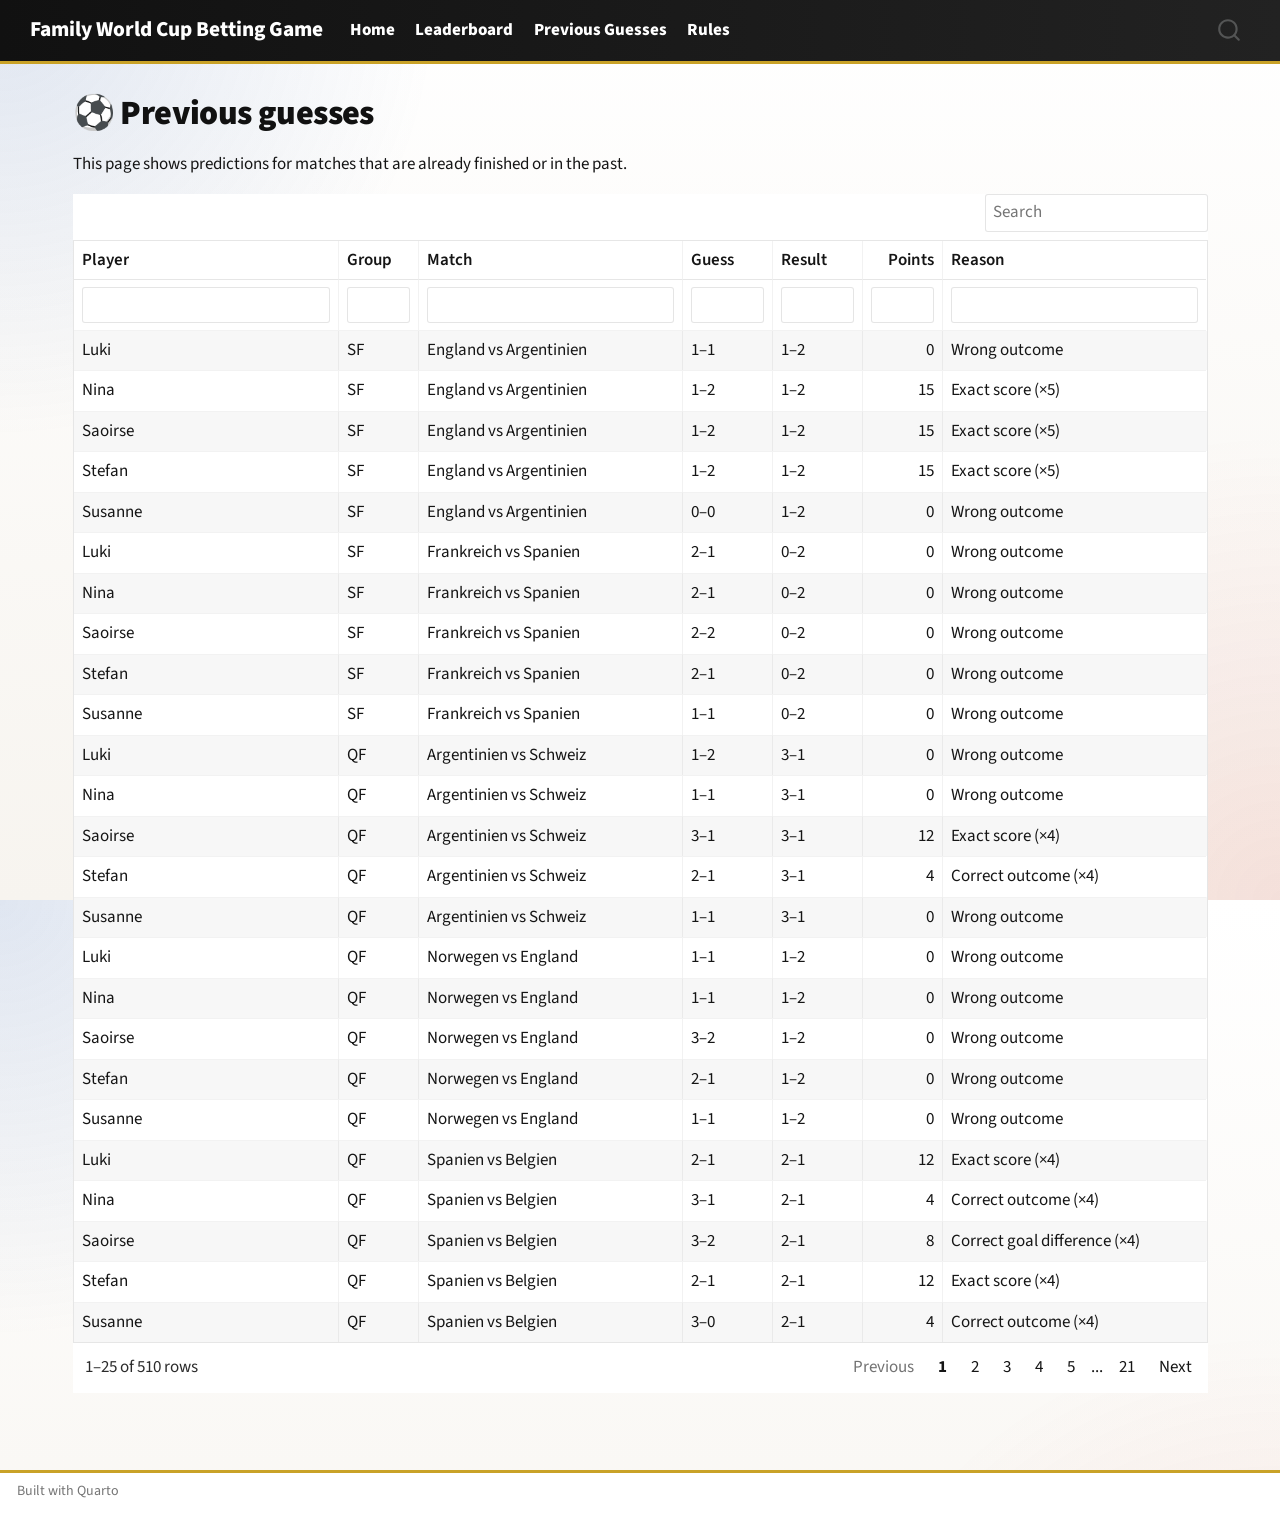
<file: docs/previous-guesses.html>
<!DOCTYPE html>
<html xmlns="http://www.w3.org/1999/xhtml" lang="en" xml:lang="en"><head>

<meta charset="utf-8">
<meta name="generator" content="quarto-1.11.9">

<meta name="viewport" content="width=device-width, initial-scale=1.0, user-scalable=yes">


<title>Previous guesses – Family World Cup Betting Game</title>
<style>
/* Default styles provided by pandoc.
** See https://pandoc.org/MANUAL.html#variables-for-html for config info.
*/
span.smallcaps{font-variant: small-caps;}
div.columns{display: flex; gap: 1.5em;}
div.column{flex: auto;}
@media screen {
div.columns{gap: min(4vw, 1.5em);}
div.column{overflow-x: auto;}
}
div.hanging-indent{margin-left: 1.5em; text-indent: -1.5em;}
ul.task-list{list-style: none;}
ul.task-list li input[type="checkbox"] {
  width: 0.8em;
  margin: 0 0.8em 0.2em -1em; /* quarto-specific, see https://github.com/quarto-dev/quarto-cli/issues/4556 */ 
  vertical-align: middle;
}
</style>


<script src="site_libs/quarto-nav/quarto-nav.js"></script>
<script src="site_libs/quarto-nav/headroom.min.js"></script>
<script src="site_libs/clipboard/clipboard.min.js"></script>
<script src="site_libs/quarto-search/autocomplete.umd.js"></script>
<script src="site_libs/quarto-search/fuse.min.js"></script>
<script src="site_libs/quarto-search/quarto-search.js"></script>
<meta name="quarto:offset" content="./">
<script src="site_libs/quarto-html/quarto.js" type="module"></script>
<script src="site_libs/quarto-html/tabsets/tabsets.js" type="module"></script>
<script src="site_libs/quarto-html/scrollable-regions/scrollable-regions.js" type="module"></script>
<script src="site_libs/quarto-html/popper.min.js"></script>
<script src="site_libs/quarto-html/tippy.umd.min.js"></script>
<script src="site_libs/quarto-html/anchor.min.js"></script>
<link href="site_libs/quarto-html/tippy.css" rel="stylesheet">
<link href="site_libs/quarto-html/quarto-syntax-highlighting-63b5708e65d6cd79cd7618c58d0c21e7.css" rel="stylesheet" id="quarto-text-highlighting-styles">
<script src="site_libs/bootstrap/bootstrap.min.js"></script>
<link href="site_libs/bootstrap/bootstrap-icons.css" rel="stylesheet">
<link href="site_libs/bootstrap/bootstrap-cb61c712ca1a7fe70a83faed8e4da2d7.min.css" rel="stylesheet" append-hash="true" id="quarto-bootstrap" data-mode="light">
<script id="quarto-search-options" type="application/json">{
  "location": "navbar",
  "copy-button": false,
  "collapse-after": 3,
  "panel-placement": "end",
  "type": "overlay",
  "limit": 50,
  "keyboard-shortcut": [
    "f",
    "/",
    "s"
  ],
  "show-item-context": false,
  "language": {
    "search-no-results-text": "No results",
    "search-matching-documents-text": "matching documents",
    "search-copy-link-title": "Copy link to search",
    "search-hide-matches-text": "Hide additional matches",
    "search-more-match-text": "more match in this document",
    "search-more-matches-text": "more matches in this document",
    "search-clear-button-title": "Clear",
    "search-text-placeholder": "",
    "search-detached-cancel-button-title": "Cancel",
    "search-submit-button-title": "Submit",
    "search-label": "Search"
  }
}</script>
<script src="site_libs/core-js-2.5.3/shim.min.js"></script>
<script src="site_libs/react-18.2.0/react.min.js"></script>
<script src="site_libs/react-18.2.0/react-dom.min.js"></script>
<script src="site_libs/reactwidget-2.0.0/react-tools.js"></script>
<link href="site_libs/htmltools-fill-0.5.9/fill.css" rel="stylesheet">
<script src="site_libs/htmlwidgets-1.6.4/htmlwidgets.js"></script>
<link href="site_libs/reactable-0.4.5/reactable.css" rel="stylesheet">
<script src="site_libs/reactable-binding-0.4.5/reactable.js"></script>


<link rel="stylesheet" href="styles.css">
</head>

<body class="nav-fixed quarto-light"><a id="quarto-skip-link" class="visually-hidden-focusable" href="#quarto-document-content">Skip to main content</a>

<div id="quarto-search-results"></div>
  <header id="quarto-header" class="headroom fixed-top">
    <nav class="navbar navbar-expand-lg " data-bs-theme="dark" aria-label="Site">
      <div class="navbar-container container-fluid">
      <div class="navbar-brand-container mx-auto">
    <a class="navbar-brand" href="./index.html">
    <span class="navbar-title">Family World Cup Betting Game</span>
    </a>
  </div>
          <button class="navbar-toggler" type="button" data-bs-toggle="collapse" data-bs-target="#navbarCollapse" aria-controls="navbarCollapse" aria-expanded="false" aria-label="Toggle navigation" onclick="if (window.quartoToggleHeadroom) { window.quartoToggleHeadroom(); }">
  <span class="navbar-toggler-icon"></span>
</button>
          <div class="collapse navbar-collapse" id="navbarCollapse">
            <ul class="navbar-nav navbar-nav-scroll me-auto">
  <li class="nav-item">
    <a class="nav-link" href="./index.html"> 
<span class="menu-text">Home</span></a>
  </li>  
  <li class="nav-item">
    <a class="nav-link" href="./leaderboard.html"> 
<span class="menu-text">Leaderboard</span></a>
  </li>  
  <li class="nav-item">
    <a class="nav-link active" href="./previous-guesses.html" aria-current="page"> 
<span class="menu-text">Previous Guesses</span></a>
  </li>  
  <li class="nav-item">
    <a class="nav-link" href="./rules.html"> 
<span class="menu-text">Rules</span></a>
  </li>  
</ul>
          </div> <!-- /navcollapse -->
            <div class="quarto-navbar-tools">
</div>
            <div id="quarto-search" class="" title="Search"></div>
      </div> <!-- /container-fluid -->
    </nav>
</header>
<!-- content -->
<div id="quarto-content" class="quarto-container page-columns page-rows-contents page-layout-full page-navbar">
<!-- sidebar -->
<!-- margin-sidebar -->
    <div id="quarto-margin-sidebar" class="sidebar margin-sidebar zindex-bottom">
        
    </div>
<!-- main -->
<main class="content column-page" id="quarto-document-content" tabindex="-1">

<header id="title-block-header" class="quarto-title-block default">
<div class="quarto-title">
<h1 class="title">Previous guesses</h1>
</div>



<div class="quarto-title-meta column-page">

    
  
    
  </div>
  


</header>


<p>This page shows predictions for matches that are already finished or in the past.</p>
<div class="cell">
<div class="cell-output-display">
<div class="reactable html-widget html-fill-item" id="htmlwidget-774a03543ea13f00bbef" style="width:auto;height:auto;"></div>
<script type="application/json" data-for="htmlwidget-774a03543ea13f00bbef">{"x":{"tag":{"name":"Reactable","attribs":{"data":{"player":["Luki","Nina","Saoirse","Stefan","Susanne","Luki","Nina","Saoirse","Stefan","Susanne","Luki","Nina","Saoirse","Stefan","Susanne","Luki","Nina","Saoirse","Stefan","Susanne","Luki","Nina","Saoirse","Stefan","Susanne","Luki","Nina","Saoirse","Stefan","Susanne","Luki","Nina","Saoirse","Stefan","Susanne","Luki","Nina","Saoirse","Stefan","Susanne","Luki","Nina","Saoirse","Stefan","Susanne","Luki","Nina","Saoirse","Stefan","Susanne","Luki","Nina","Saoirse","Stefan","Susanne","Luki","Nina","Saoirse","Stefan","Susanne","Luki","Nina","Saoirse","Stefan","Susanne","Luki","Nina","Saoirse","Stefan","Susanne","Luki","Nina","Saoirse","Stefan","Susanne","Luki","Nina","Saoirse","Stefan","Susanne","Luki","Nina","Saoirse","Stefan","Susanne","Luki","Nina","Saoirse","Stefan","Susanne","Luki","Nina","Saoirse","Stefan","Susanne","Luki","Nina","Saoirse","Stefan","Susanne","Luki","Nina","Saoirse","Stefan","Susanne","Luki","Nina","Saoirse","Stefan","Susanne","Luki","Nina","Saoirse","Stefan","Susanne","Luki","Nina","Saoirse","Stefan","Susanne","Luki","Nina","Saoirse","Stefan","Susanne","Luki","Nina","Saoirse","Stefan","Susanne","Luki","Nina","Saoirse","Stefan","Susanne","Luki","Nina","Saoirse","Stefan","Susanne","Luki","Nina","Saoirse","Stefan","Susanne","Luki","Nina","Saoirse","Stefan","Susanne","Luki","Nina","Saoirse","Stefan","Susanne","Luki","Nina","Saoirse","Stefan","Susanne","Luki","Nina","Saoirse","Stefan","Susanne","Luki","Nina","Saoirse","Stefan","Susanne","Luki","Nina","Saoirse","Stefan","Susanne","Luki","Nina","Saoirse","Stefan","Susanne","Luki","Nina","Saoirse","Stefan","Susanne","Luki","Nina","Saoirse","Stefan","Susanne","Luki","Nina","Saoirse","Stefan","Susanne","Luki","Nina","Saoirse","Stefan","Susanne","Luki","Nina","Saoirse","Stefan","Susanne","Luki","Nina","Saoirse","Stefan","Susanne","Luki","Nina","Saoirse","Stefan","Susanne","Luki","Nina","Saoirse","Stefan","Susanne","Luki","Nina","Saoirse","Stefan","Susanne","Luki","Nina","Saoirse","Stefan","Susanne","Luki","Nina","Saoirse","Stefan","Susanne","Luki","Nina","Saoirse","Stefan","Susanne","Luki","Nina","Saoirse","Stefan","Susanne","Luki","Nina","Saoirse","Stefan","Susanne","Luki","Nina","Saoirse","Stefan","Susanne","Luki","Nina","Saoirse","Stefan","Susanne","Luki","Nina","Saoirse","Stefan","Susanne","Luki","Nina","Saoirse","Stefan","Susanne","Luki","Nina","Saoirse","Stefan","Susanne","Luki","Nina","Saoirse","Stefan","Susanne","Luki","Nina","Saoirse","Stefan","Susanne","Luki","Nina","Saoirse","Stefan","Susanne","Luki","Nina","Saoirse","Stefan","Susanne","Luki","Nina","Saoirse","Stefan","Susanne","Luki","Nina","Saoirse","Stefan","Susanne","Luki","Nina","Saoirse","Stefan","Susanne","Luki","Nina","Saoirse","Stefan","Susanne","Luki","Nina","Saoirse","Stefan","Susanne","Luki","Nina","Saoirse","Stefan","Susanne","Luki","Nina","Saoirse","Stefan","Susanne","Luki","Nina","Saoirse","Stefan","Susanne","Luki","Nina","Saoirse","Stefan","Susanne","Luki","Nina","Saoirse","Stefan","Susanne","Luki","Nina","Saoirse","Stefan","Susanne","Luki","Nina","Saoirse","Stefan","Susanne","Luki","Nina","Saoirse","Stefan","Susanne","Luki","Nina","Saoirse","Stefan","Susanne","Luki","Nina","Saoirse","Stefan","Susanne","Luki","Nina","Saoirse","Stefan","Susanne","Luki","Nina","Saoirse","Stefan","Susanne","Luki","Nina","Saoirse","Stefan","Susanne","Luki","Nina","Saoirse","Stefan","Susanne","Luki","Nina","Saoirse","Stefan","Susanne","Luki","Nina","Saoirse","Stefan","Susanne","Luki","Nina","Saoirse","Stefan","Susanne","Luki","Nina","Saoirse","Stefan","Susanne","Luki","Nina","Saoirse","Stefan","Susanne","Luki","Nina","Saoirse","Stefan","Susanne","Luki","Nina","Saoirse","Stefan","Susanne","Luki","Nina","Saoirse","Stefan","Susanne","Luki","Nina","Saoirse","Stefan","Susanne","Luki","Nina","Saoirse","Stefan","Susanne","Luki","Nina","Saoirse","Stefan","Susanne","Luki","Nina","Saoirse","Stefan","Susanne","Luki","Nina","Saoirse","Stefan","Susanne","Luki","Nina","Saoirse","Stefan","Susanne","Luki","Nina","Saoirse","Stefan","Susanne","Luki","Nina","Saoirse","Stefan","Susanne","Luki","Nina","Saoirse","Stefan","Susanne","Luki","Nina","Saoirse","Stefan","Susanne","Luki","Nina","Saoirse","Stefan","Susanne","Luki","Nina","Saoirse","Stefan","Susanne","Luki","Nina","Saoirse","Stefan","Susanne","Luki","Nina","Saoirse","Stefan","Susanne","Luki","Nina","Saoirse","Stefan","Susanne","Luki","Nina","Saoirse","Stefan","Susanne"],"group":["SF","SF","SF","SF","SF","SF","SF","SF","SF","SF","QF","QF","QF","QF","QF","QF","QF","QF","QF","QF","QF","QF","QF","QF","QF","QF","QF","QF","QF","QF","R16","R16","R16","R16","R16","R16","R16","R16","R16","R16","R16","R16","R16","R16","R16","R16","R16","R16","R16","R16","R16","R16","R16","R16","R16","R16","R16","R16","R16","R16","R16","R16","R16","R16","R16","R16","R16","R16","R16","R16","R32","R32","R32","R32","R32","R32","R32","R32","R32","R32","R32","R32","R32","R32","R32","R32","R32","R32","R32","R32","R32","R32","R32","R32","R32","R32","R32","R32","R32","R32","R32","R32","R32","R32","R32","R32","R32","R32","R32","R32","R32","R32","R32","R32","R32","R32","R32","R32","R32","R32","R32","R32","R32","R32","R32","R32","R32","R32","R32","R32","R32","R32","R32","R32","R32","R32","R32","R32","R32","R32","R32","R32","R32","R32","R32","R32","R32","R32","R32","R32","J","J","J","J","J","K","K","K","K","K","J","J","J","J","J","K","K","K","K","K","L","L","L","L","L","L","L","L","L","L","H","H","H","H","H","G","G","G","G","G","I","I","I","I","I","I","I","I","I","I","H","H","H","H","H","G","G","G","G","G","E","E","E","E","E","E","E","E","E","E","F","F","F","F","F","F","F","F","F","F","D","D","D","D","D","D","D","D","D","D","B","B","B","B","B","C","C","C","C","C","C","C","C","C","C","B","B","B","B","B","A","A","A","A","A","A","A","A","A","A","L","L","L","L","L","K","K","K","K","K","L","L","L","L","L","K","K","K","K","K","J","J","J","J","J","I","I","I","I","I","J","J","J","J","J","I","I","I","I","I","G","G","G","G","G","G","G","G","G","G","H","H","H","H","H","H","H","H","H","H","E","E","E","E","E","E","E","E","E","E","F","F","F","F","F","F","F","F","F","F","C","C","C","C","C","C","C","C","C","C","D","D","D","D","D","D","D","D","D","D","B","B","B","B","B","A","A","A","A","A","B","B","B","B","B","A","A","A","A","A","L","L","L","L","L","L","L","L","L","L","K","K","K","K","K","K","K","K","K","K","J","J","J","J","J","I","I","I","I","I","I","I","I","I","I","J","J","J","J","J","G","G","G","G","G","G","G","G","G","G","H","H","H","H","H","H","H","H","H","H","E","E","E","E","E","E","E","E","E","E","C","C","C","C","C","F","F","F","F","F","F","F","F","F","F","D","D","D","D","D","C","C","C","C","C","B","B","B","B","B","B","B","B","B","B","D","D","D","D","D","A","A","A","A","A","A","A","A","A","A"],"match":["England vs Argentinien","England vs Argentinien","England vs Argentinien","England vs Argentinien","England vs Argentinien","Frankreich vs Spanien","Frankreich vs Spanien","Frankreich vs Spanien","Frankreich vs Spanien","Frankreich vs Spanien","Argentinien vs Schweiz","Argentinien vs Schweiz","Argentinien vs Schweiz","Argentinien vs Schweiz","Argentinien vs Schweiz","Norwegen vs England","Norwegen vs England","Norwegen vs England","Norwegen vs England","Norwegen vs England","Spanien vs Belgien","Spanien vs Belgien","Spanien vs Belgien","Spanien vs Belgien","Spanien vs Belgien","Frankreich vs Marokko","Frankreich vs Marokko","Frankreich vs Marokko","Frankreich vs Marokko","Frankreich vs Marokko","Argentinien vs Ägypten","Argentinien vs Ägypten","Argentinien vs Ägypten","Argentinien vs Ägypten","Argentinien vs Ägypten","Kolumbien vs Schweiz","Kolumbien vs Schweiz","Kolumbien vs Schweiz","Kolumbien vs Schweiz","Kolumbien vs Schweiz","Spanien vs Portugal","Spanien vs Portugal","Spanien vs Portugal","Spanien vs Portugal","Spanien vs Portugal","USA vs Belgien","USA vs Belgien","USA vs Belgien","USA vs Belgien","USA vs Belgien","Mexiko vs England","Mexiko vs England","Mexiko vs England","Mexiko vs England","Mexiko vs England","Brasilien vs Norwegen","Brasilien vs Norwegen","Brasilien vs Norwegen","Brasilien vs Norwegen","Brasilien vs Norwegen","Frankreich vs Paraguay","Frankreich vs Paraguay","Frankreich vs Paraguay","Frankreich vs Paraguay","Frankreich vs Paraguay","Kanada vs Marokko","Kanada vs Marokko","Kanada vs Marokko","Kanada vs Marokko","Kanada vs Marokko","Kolumbien vs Ghana","Kolumbien vs Ghana","Kolumbien vs Ghana","Kolumbien vs Ghana","Kolumbien vs Ghana","Argentinien vs Kap Verde","Argentinien vs Kap Verde","Argentinien vs Kap Verde","Argentinien vs Kap Verde","Argentinien vs Kap Verde","Australien vs Ägypten","Australien vs Ägypten","Australien vs Ägypten","Australien vs Ägypten","Australien vs Ägypten","Portugal vs Kroatien","Portugal vs Kroatien","Portugal vs Kroatien","Portugal vs Kroatien","Portugal vs Kroatien","Schweiz vs Algerien","Schweiz vs Algerien","Schweiz vs Algerien","Schweiz vs Algerien","Schweiz vs Algerien","Spanien vs Österreich","Spanien vs Österreich","Spanien vs Österreich","Spanien vs Österreich","Spanien vs Österreich","Belgien vs Senegal","Belgien vs Senegal","Belgien vs Senegal","Belgien vs Senegal","Belgien vs Senegal","England vs DR Kongo","England vs DR Kongo","England vs DR Kongo","England vs DR Kongo","England vs DR Kongo","USA vs Bosnien-Herzegowina","USA vs Bosnien-Herzegowina","USA vs Bosnien-Herzegowina","USA vs Bosnien-Herzegowina","USA vs Bosnien-Herzegowina","Elfenbeinküste vs Norwegen","Elfenbeinküste vs Norwegen","Elfenbeinküste vs Norwegen","Elfenbeinküste vs Norwegen","Elfenbeinküste vs Norwegen","Frankreich vs Schweden","Frankreich vs Schweden","Frankreich vs Schweden","Frankreich vs Schweden","Frankreich vs Schweden","Mexiko vs Ecuador","Mexiko vs Ecuador","Mexiko vs Ecuador","Mexiko vs Ecuador","Mexiko vs Ecuador","Brasilien vs Japan","Brasilien vs Japan","Brasilien vs Japan","Brasilien vs Japan","Brasilien vs Japan","Deutschland vs Paraguay","Deutschland vs Paraguay","Deutschland vs Paraguay","Deutschland vs Paraguay","Deutschland vs Paraguay","Niederlande vs Marokko","Niederlande vs Marokko","Niederlande vs Marokko","Niederlande vs Marokko","Niederlande vs Marokko","Südafrika vs Kanada","Südafrika vs Kanada","Südafrika vs Kanada","Südafrika vs Kanada","Südafrika vs Kanada","Algerien vs Österreich","Algerien vs Österreich","Algerien vs Österreich","Algerien vs Österreich","Algerien vs Österreich","DR Kongo vs Usbekistan","DR Kongo vs Usbekistan","DR Kongo vs Usbekistan","DR Kongo vs Usbekistan","DR Kongo vs Usbekistan","Jordanien vs Argentinien","Jordanien vs Argentinien","Jordanien vs Argentinien","Jordanien vs Argentinien","Jordanien vs Argentinien","Kolumbien vs Portugal","Kolumbien vs Portugal","Kolumbien vs Portugal","Kolumbien vs Portugal","Kolumbien vs Portugal","Kroatien vs Ghana","Kroatien vs Ghana","Kroatien vs Ghana","Kroatien vs Ghana","Kroatien vs Ghana","Panama vs England","Panama vs England","Panama vs England","Panama vs England","Panama vs England","Kap Verde vs Saudi-Arabien","Kap Verde vs Saudi-Arabien","Kap Verde vs Saudi-Arabien","Kap Verde vs Saudi-Arabien","Kap Verde vs Saudi-Arabien","Neuseeland vs Belgien","Neuseeland vs Belgien","Neuseeland vs Belgien","Neuseeland vs Belgien","Neuseeland vs Belgien","Norwegen vs Frankreich","Norwegen vs Frankreich","Norwegen vs Frankreich","Norwegen vs Frankreich","Norwegen vs Frankreich","Senegal vs Irak","Senegal vs Irak","Senegal vs Irak","Senegal vs Irak","Senegal vs Irak","Uruguay vs Spanien","Uruguay vs Spanien","Uruguay vs Spanien","Uruguay vs Spanien","Uruguay vs Spanien","Ägypten vs Iran","Ägypten vs Iran","Ägypten vs Iran","Ägypten vs Iran","Ägypten vs Iran","Curaçao vs Elfenbeinküste","Curaçao vs Elfenbeinküste","Curaçao vs Elfenbeinküste","Curaçao vs Elfenbeinküste","Curaçao vs Elfenbeinküste","Ecuador vs Deutschland","Ecuador vs Deutschland","Ecuador vs Deutschland","Ecuador vs Deutschland","Ecuador vs Deutschland","Japan vs Schweden","Japan vs Schweden","Japan vs Schweden","Japan vs Schweden","Japan vs Schweden","Niederlande vs Tunesien","Niederlande vs Tunesien","Niederlande vs Tunesien","Niederlande vs Tunesien","Niederlande vs Tunesien","Paraguay vs Australien","Paraguay vs Australien","Paraguay vs Australien","Paraguay vs Australien","Paraguay vs Australien","Türkei vs USA","Türkei vs USA","Türkei vs USA","Türkei vs USA","Türkei vs USA","Bosnien-Herzegowina vs Katar","Bosnien-Herzegowina vs Katar","Bosnien-Herzegowina vs Katar","Bosnien-Herzegowina vs Katar","Bosnien-Herzegowina vs Katar","Marokko vs Haiti","Marokko vs Haiti","Marokko vs Haiti","Marokko vs Haiti","Marokko vs Haiti","Schottland vs Brasilien","Schottland vs Brasilien","Schottland vs Brasilien","Schottland vs Brasilien","Schottland vs Brasilien","Schweiz vs Kanada","Schweiz vs Kanada","Schweiz vs Kanada","Schweiz vs Kanada","Schweiz vs Kanada","Südafrika vs Südkorea","Südafrika vs Südkorea","Südafrika vs Südkorea","Südafrika vs Südkorea","Südafrika vs Südkorea","Tschechien vs Mexiko","Tschechien vs Mexiko","Tschechien vs Mexiko","Tschechien vs Mexiko","Tschechien vs Mexiko","England vs Ghana","England vs Ghana","England vs Ghana","England vs Ghana","England vs Ghana","Kolumbien vs DR Kongo","Kolumbien vs DR Kongo","Kolumbien vs DR Kongo","Kolumbien vs DR Kongo","Kolumbien vs DR Kongo","Panama vs Kroatien","Panama vs Kroatien","Panama vs Kroatien","Panama vs Kroatien","Panama vs Kroatien","Portugal vs Usbekistan","Portugal vs Usbekistan","Portugal vs Usbekistan","Portugal vs Usbekistan","Portugal vs Usbekistan","Argentinien vs Österreich","Argentinien vs Österreich","Argentinien vs Österreich","Argentinien vs Österreich","Argentinien vs Österreich","Frankreich vs Irak","Frankreich vs Irak","Frankreich vs Irak","Frankreich vs Irak","Frankreich vs Irak","Jordanien vs Algerien","Jordanien vs Algerien","Jordanien vs Algerien","Jordanien vs Algerien","Jordanien vs Algerien","Norwegen vs Senegal","Norwegen vs Senegal","Norwegen vs Senegal","Norwegen vs Senegal","Norwegen vs Senegal","Belgien vs Iran","Belgien vs Iran","Belgien vs Iran","Belgien vs Iran","Belgien vs Iran","Neuseeland vs Ägypten","Neuseeland vs Ägypten","Neuseeland vs Ägypten","Neuseeland vs Ägypten","Neuseeland vs Ägypten","Spanien vs Saudi-Arabien","Spanien vs Saudi-Arabien","Spanien vs Saudi-Arabien","Spanien vs Saudi-Arabien","Spanien vs Saudi-Arabien","Uruguay vs Kap Verde","Uruguay vs Kap Verde","Uruguay vs Kap Verde","Uruguay vs Kap Verde","Uruguay vs Kap Verde","Deutschland vs Elfenbeinküste","Deutschland vs Elfenbeinküste","Deutschland vs Elfenbeinküste","Deutschland vs Elfenbeinküste","Deutschland vs Elfenbeinküste","Ecuador vs Curaçao","Ecuador vs Curaçao","Ecuador vs Curaçao","Ecuador vs Curaçao","Ecuador vs Curaçao","Japan vs Tunesien","Japan vs Tunesien","Japan vs Tunesien","Japan vs Tunesien","Japan vs Tunesien","Niederlande vs Schweden","Niederlande vs Schweden","Niederlande vs Schweden","Niederlande vs Schweden","Niederlande vs Schweden","Brasilien vs Haiti","Brasilien vs Haiti","Brasilien vs Haiti","Brasilien vs Haiti","Brasilien vs Haiti","Schottland vs Marokko","Schottland vs Marokko","Schottland vs Marokko","Schottland vs Marokko","Schottland vs Marokko","Türkei vs Paraguay","Türkei vs Paraguay","Türkei vs Paraguay","Türkei vs Paraguay","Türkei vs Paraguay","USA vs Australien","USA vs Australien","USA vs Australien","USA vs Australien","USA vs Australien","Kanada vs Katar","Kanada vs Katar","Kanada vs Katar","Kanada vs Katar","Kanada vs Katar","Mexiko vs Südkorea","Mexiko vs Südkorea","Mexiko vs Südkorea","Mexiko vs Südkorea","Mexiko vs Südkorea","Schweiz vs Bosnien-Herzegowina","Schweiz vs Bosnien-Herzegowina","Schweiz vs Bosnien-Herzegowina","Schweiz vs Bosnien-Herzegowina","Schweiz vs Bosnien-Herzegowina","Tschechien vs Südafrika","Tschechien vs Südafrika","Tschechien vs Südafrika","Tschechien vs Südafrika","Tschechien vs Südafrika","England vs Kroatien","England vs Kroatien","England vs Kroatien","England vs Kroatien","England vs Kroatien","Ghana vs Panama","Ghana vs Panama","Ghana vs Panama","Ghana vs Panama","Ghana vs Panama","Portugal vs DR Kongo","Portugal vs DR Kongo","Portugal vs DR Kongo","Portugal vs DR Kongo","Portugal vs DR Kongo","Usbekistan vs Kolumbien","Usbekistan vs Kolumbien","Usbekistan vs Kolumbien","Usbekistan vs Kolumbien","Usbekistan vs Kolumbien","Argentinien vs Algerien","Argentinien vs Algerien","Argentinien vs Algerien","Argentinien vs Algerien","Argentinien vs Algerien","Frankreich vs Senegal","Frankreich vs Senegal","Frankreich vs Senegal","Frankreich vs Senegal","Frankreich vs Senegal","Irak vs Norwegen","Irak vs Norwegen","Irak vs Norwegen","Irak vs Norwegen","Irak vs Norwegen","Österreich vs Jordanien","Österreich vs Jordanien","Österreich vs Jordanien","Österreich vs Jordanien","Österreich vs Jordanien","Belgien vs Ägypten","Belgien vs Ägypten","Belgien vs Ägypten","Belgien vs Ägypten","Belgien vs Ägypten","Iran vs Neuseeland","Iran vs Neuseeland","Iran vs Neuseeland","Iran vs Neuseeland","Iran vs Neuseeland","Saudi-Arabien vs Uruguay","Saudi-Arabien vs Uruguay","Saudi-Arabien vs Uruguay","Saudi-Arabien vs Uruguay","Saudi-Arabien vs Uruguay","Spanien vs Kap Verde","Spanien vs Kap Verde","Spanien vs Kap Verde","Spanien vs Kap Verde","Spanien vs Kap Verde","Deutschland vs Curaçao","Deutschland vs Curaçao","Deutschland vs Curaçao","Deutschland vs Curaçao","Deutschland vs Curaçao","Elfenbeinküste vs Ecuador","Elfenbeinküste vs Ecuador","Elfenbeinküste vs Ecuador","Elfenbeinküste vs Ecuador","Elfenbeinküste vs Ecuador","Haiti vs Schottland","Haiti vs Schottland","Haiti vs Schottland","Haiti vs Schottland","Haiti vs Schottland","Niederlande vs Japan","Niederlande vs Japan","Niederlande vs Japan","Niederlande vs Japan","Niederlande vs Japan","Tunesien vs Schweden","Tunesien vs Schweden","Tunesien vs Schweden","Tunesien vs Schweden","Tunesien vs Schweden","Australien vs Türkei","Australien vs Türkei","Australien vs Türkei","Australien vs Türkei","Australien vs Türkei","Brasilien vs Marokko","Brasilien vs Marokko","Brasilien vs Marokko","Brasilien vs Marokko","Brasilien vs Marokko","Katar vs Schweiz","Katar vs Schweiz","Katar vs Schweiz","Katar vs Schweiz","Katar vs Schweiz","Kanada vs Bosnien-Herzegowina","Kanada vs Bosnien-Herzegowina","Kanada vs Bosnien-Herzegowina","Kanada vs Bosnien-Herzegowina","Kanada vs Bosnien-Herzegowina","USA vs Paraguay","USA vs Paraguay","USA vs Paraguay","USA vs Paraguay","USA vs Paraguay","Mexiko vs Südafrika","Mexiko vs Südafrika","Mexiko vs Südafrika","Mexiko vs Südafrika","Mexiko vs Südafrika","Südkorea vs Tschechien","Südkorea vs Tschechien","Südkorea vs Tschechien","Südkorea vs Tschechien","Südkorea vs Tschechien"],"prediction":["1–1","1–2","1–2","1–2","0–0","2–1","2–1","2–2","2–1","1–1","1–2","1–1","3–1","2–1","1–1","1–1","1–1","3–2","2–1","1–1","2–1","3–1","3–2","2–1","3–0","2–0","2–1","3–1","2–1","2–1","3–1","3–0","3–1","2–1","3–1","1–2","1–2","2–2","1–1","1–1","2–1","2–1","2–2","2–1","1–1","1–1","1–2","1–3","1–1","0–0","2–2","2–2","100–0","1–2","1–1","2–1","3–1","3–2","2–1","3–1","3–1","4–0","3–1","3–0","2–1","1–1","0–3","1–2","1–2","1–1","2–2","2–1","2–1","2–1","1–1","3–0","3–1","3–0","3–0","4–0","0–0","1–3","1–2","1–2","1–2","1–1","3–2","3–1","1–1","3–0","2–0","3–1","3–1","2–1","2–1","4–1","3–0","2–0","2–0","3–1","1–1","3–1","2–1","1–1","1–2","2–0","4–0","0–100","2–0","2–1","2–2","1–2","1–2","2–1","1–1","1–3","1–2","2–1","1–2","1–2","4–1","2–0","3–1","3–1","2–1","2–2","2–1","3–1","2–1","2–1","1–0","3–1","3–0","3–1","3–2","3–1","3–0","2–1","2–0","2–1","1–0","3–2","2–1","1–1","2–2","2–1","1–2","0–2","1–2","1–1","1–1","0–1","0–2","1–2","1–2","0–0","2–1","1–1","1–1","0–0","0–5","0–4","0–3","1–3","0–3","2–2","1–4","1–3","1–2","1–2","2–1","4–0","2–1","2–1","1–3","0–3","0–3","2–1","0–3","0–2","1–1","2–0","2–3","1–1","0–0","0–3","1–3","1–3","0–2","2–0","2–3","1–3","0–2","2–2","1–1","2–1","1–1","2–0","2–0","2–0","0–3","1–4","1–3","1–3","1–1","2–1","2–2","2–0","1–0","3–1","1–3","0–2","1–2","0–2","1–2","1–4","1–3","0–2","1–3","1–3","2–2","2–2","1–2","2–1","2–1","2–0","4–1","2–0","2–0","2–0","1–1","2–0","2–0","1–1","0–1","1–3","3–1","2–0","1–2","2–2","1–1","2–0","1–2","2–0","1–0","3–0","4–0","3–1","2–0","2–0","1–1","0–4","1–3","0–2","1–2","2–1","2–1","2–1","2–1","2–1","1–2","0–2","1–0","1–2","2–1","1–3","1–3","1–2","1–2","2–2","3–1","3–0","0–100","2–0","1–2","2–0","4–1","2–1","2–0","2–2","0–3","0–2","1–3","0–2","0–2","3–0","3–0","3–0","3–0","3–1","2–1","3–0","4–1","3–1","3–1","3–0","3–0","3–0","3–0","2–0","1–1","2–2","1–1","0–1","0–1","3–1","2–1","1–2","2–1","0–3","4–0","3–0","2–0","2–0","1–0","1–1","1–2","0–2","1–2","0–1","3–0","3–0","2–0","3–0","3–1","1–0","2–0","2–1","2–0","2–0","4–1","3–1","3–1","2–0","3–2","2–0","3–0","1–2","2–0","1–0","1–1","3–2","1–1","1–0","2–1","3–2","3–1","3–2","2–1","0–0","4–0","4–1","3–0","3–0","2–0","2–0","1–3","2–1","1–2","1–2","1–2","1–0","2–1","2–1","2–1","1–1","2–0","1–2","2–1","1–1","3–1","2–1","2–1","2–0","0–0","2–1","1–2","3–1","2–1","1–1","2–1","2–1","1–1","2–1","2–1","1–1","2–1","2–1","1–0","1–2","2–2","2–1","1–0","2–1","2–2","1–1","1–1","1–0","1–0","2–0","3–0","3–0","4–1","3–0","3–0","0–4","1–2","1–0","0–2","0–1","5–2","3–1","4–1","2–0","3–1","3–1","3–0","3–1","3–1","2–1","0–4","0–2","1–2","0–3","0–2","3–0","2–0","2–0","2–1","2–0","3–1","3–1","2–0","3–1","3–0","0–1","2–2","0–2","0–0","1–1","0–3","1–2","0–2","0–2","0–4","8–0","4–0","3–1","5–0","3–0","5–0","4–0","3–0","4–0","2–0","1–2","3–1","0–2","1–1","1–3","0–2","1–2","0–2","0–2","0–1","3–1","2–1","3–0","2–1","2–1","1–2","1–3","0–1","0–1","0–1","1–1","1–2","0–1","1–1","0–2","4–2","4–1","3–1","2–1","3–0","0–4","1–3","0–3","1–3","0–3","0–2","1–3","2–1","2–1","1–2","2–1","1–1","1–0","2–0","2–2","3–1","2–1","2–0","2–0","2–1","1–2","2–1","2–1","1–1","1–2"],"result":["1–2","1–2","1–2","1–2","1–2","0–2","0–2","0–2","0–2","0–2","3–1","3–1","3–1","3–1","3–1","1–2","1–2","1–2","1–2","1–2","2–1","2–1","2–1","2–1","2–1","2–0","2–0","2–0","2–0","2–0","3–2","3–2","3–2","3–2","3–2","0–0","0–0","0–0","0–0","0–0","1–0","1–0","1–0","1–0","1–0","1–4","1–4","1–4","1–4","1–4","2–3","2–3","2–3","2–3","2–3","1–2","1–2","1–2","1–2","1–2","1–0","1–0","1–0","1–0","1–0","0–3","0–3","0–3","0–3","0–3","1–0","1–0","1–0","1–0","1–0","3–2","3–2","3–2","3–2","3–2","1–1","1–1","1–1","1–1","1–1","2–1","2–1","2–1","2–1","2–1","2–0","2–0","2–0","2–0","2–0","3–0","3–0","3–0","3–0","3–0","3–2","3–2","3–2","3–2","3–2","2–1","2–1","2–1","2–1","2–1","2–0","2–0","2–0","2–0","2–0","1–2","1–2","1–2","1–2","1–2","3–0","3–0","3–0","3–0","3–0","2–0","2–0","2–0","2–0","2–0","2–1","2–1","2–1","2–1","2–1","4–5","4–5","4–5","4–5","4–5","3–4","3–4","3–4","3–4","3–4","0–1","0–1","0–1","0–1","0–1","3–3","3–3","3–3","3–3","3–3","3–1","3–1","3–1","3–1","3–1","1–3","1–3","1–3","1–3","1–3","0–0","0–0","0–0","0–0","0–0","2–1","2–1","2–1","2–1","2–1","0–2","0–2","0–2","0–2","0–2","0–0","0–0","0–0","0–0","0–0","1–5","1–5","1–5","1–5","1–5","1–4","1–4","1–4","1–4","1–4","5–0","5–0","5–0","5–0","5–0","0–1","0–1","0–1","0–1","0–1","1–1","1–1","1–1","1–1","1–1","0–2","0–2","0–2","0–2","0–2","2–1","2–1","2–1","2–1","2–1","1–1","1–1","1–1","1–1","1–1","","","","","","0–0","0–0","0–0","0–0","0–0","3–2","3–2","3–2","3–2","3–2","3–1","3–1","3–1","3–1","3–1","4–2","4–2","4–2","4–2","4–2","0–3","0–3","0–3","0–3","0–3","2–1","2–1","2–1","2–1","2–1","1–0","1–0","1–0","1–0","1–0","0–3","0–3","0–3","0–3","0–3","0–0","0–0","0–0","0–0","0–0","1–0","1–0","1–0","1–0","1–0","0–1","0–1","0–1","0–1","0–1","5–0","5–0","5–0","5–0","5–0","2–0","2–0","2–0","2–0","2–0","3–0","3–0","3–0","3–0","3–0","1–2","1–2","1–2","1–2","1–2","3–2","3–2","3–2","3–2","3–2","0–0","0–0","0–0","0–0","0–0","1–3","1–3","1–3","1–3","1–3","4–0","4–0","4–0","4–0","4–0","2–2","2–2","2–2","2–2","2–2","2–1","2–1","2–1","2–1","2–1","0–0","0–0","0–0","0–0","0–0","","","","","","5–1","5–1","5–1","5–1","5–1","3–0","3–0","3–0","3–0","3–0","0–1","0–1","0–1","0–1","0–1","0–1","0–1","0–1","0–1","0–1","2–0","2–0","2–0","2–0","2–0","6–0","6–0","6–0","6–0","6–0","1–0","1–0","1–0","1–0","1–0","4–1","4–1","4–1","4–1","4–1","1–1","1–1","1–1","1–1","1–1","4–2","4–2","4–2","4–2","4–2","1–0","1–0","1–0","1–0","1–0","1–1","1–1","1–1","1–1","1–1","1–3","1–3","1–3","1–3","1–3","3–0","3–0","3–0","3–0","3–0","3–1","3–1","3–1","3–1","3–1","1–4","1–4","1–4","1–4","1–4","3–1","3–1","3–1","3–1","3–1","1–1","1–1","1–1","1–1","1–1","2–2","2–2","2–2","2–2","2–2","1–1","1–1","1–1","1–1","1–1","0–0","0–0","0–0","0–0","0–0","7–1","7–1","7–1","7–1","7–1","1–0","1–0","1–0","1–0","1–0","0–1","0–1","0–1","0–1","0–1","2–2","2–2","2–2","2–2","2–2","","","","","","2–0","2–0","2–0","2–0","2–0","1–1","1–1","1–1","1–1","1–1","1–1","1–1","1–1","1–1","1–1","1–1","1–1","1–1","1–1","1–1","4–1","4–1","4–1","4–1","4–1","2–0","2–0","2–0","2–0","2–0","2–1","2–1","2–1","2–1","2–1"],"points":[0,15,15,15,0,0,0,0,0,0,0,0,12,4,0,0,0,0,0,0,12,4,8,12,4,12,4,8,4,4,3,3,3,6,3,0,0,6,6,6,6,6,0,6,0,0,3,3,0,0,0,0,0,6,0,0,0,0,0,0,3,3,3,3,6,0,9,3,3,0,0,4,4,4,0,2,2,2,2,2,4,0,0,0,0,0,4,2,0,2,6,4,4,2,2,4,6,2,2,2,0,2,4,0,0,2,2,0,2,6,0,0,0,2,0,2,6,0,6,6,4,2,2,2,2,0,2,4,2,2,4,2,2,2,4,0,0,0,0,0,0,0,0,0,0,0,4,2,4,0,2,0,0,0,0,0,1,0,0,0,1,1,1,3,1,2,0,0,0,0,3,1,3,3,0,1,1,0,1,3,2,0,0,2,3,1,1,1,1,0,1,1,1,0,0,1,0,1,1,1,1,1,1,1,0,0,2,0,0,0,2,3,1,3,1,0,0,0,0,0,2,2,0,0,0,"NA","NA","NA","NA","NA",2,0,0,2,0,0,1,1,0,0,0,2,0,2,1,1,1,2,2,2,0,1,1,1,1,3,3,3,3,3,0,0,3,0,2,1,1,1,1,0,0,0,0,0,0,1,1,2,1,0,1,1,1,1,1,1,1,1,1,1,1,1,1,2,2,3,3,3,3,1,0,0,0,2,2,1,2,0,2,0,0,0,0,0,0,0,1,2,1,1,1,1,1,1,1,0,0,0,0,0,1,1,1,1,2,0,0,0,0,0,"NA","NA","NA","NA","NA",1,1,1,1,0,1,2,3,3,1,0,1,0,2,2,2,0,0,0,0,0,3,0,1,0,1,1,1,1,0,2,0,1,2,0,1,1,0,1,1,3,0,0,0,0,0,1,1,1,0,0,0,3,3,1,0,0,0,0,0,1,1,0,2,1,2,1,2,1,1,3,1,3,3,1,1,1,1,2,1,1,2,2,1,2,0,0,0,0,0,0,3,0,2,2,0,0,0,0,0,0,0,0,0,0,1,1,1,1,1,0,1,0,0,0,1,2,1,1,3,0,0,0,0,0,"NA","NA","NA","NA","NA",0,0,0,0,0,0,0,0,0,0,0,0,0,0,0,0,0,0,0,0,1,0,1,1,0,2,1,3,3,1,0,3,3,0,0],"reason":["Wrong outcome","Exact score (×5)","Exact score (×5)","Exact score (×5)","Wrong outcome","Wrong outcome","Wrong outcome","Wrong outcome","Wrong outcome","Wrong outcome","Wrong outcome","Wrong outcome","Exact score (×4)","Correct outcome (×4)","Wrong outcome","Wrong outcome","Wrong outcome","Wrong outcome","Wrong outcome","Wrong outcome","Exact score (×4)","Correct outcome (×4)","Correct goal difference (×4)","Exact score (×4)","Correct outcome (×4)","Exact score (×4)","Correct outcome (×4)","Correct goal difference (×4)","Correct outcome (×4)","Correct outcome (×4)","Correct outcome (×3)","Correct outcome (×3)","Correct outcome (×3)","Correct goal difference (×3)","Correct outcome (×3)","Wrong outcome","Wrong outcome","Correct goal difference (×3)","Correct goal difference (×3)","Correct goal difference (×3)","Correct goal difference (×3)","Correct goal difference (×3)","Wrong outcome","Correct goal difference (×3)","Wrong outcome","Wrong outcome","Correct outcome (×3)","Correct outcome (×3)","Wrong outcome","Wrong outcome","Wrong outcome","Wrong outcome","Wrong outcome","Correct goal difference (×3)","Wrong outcome","Wrong outcome","Wrong outcome","Wrong outcome","Wrong outcome","Wrong outcome","Correct outcome (×3)","Correct outcome (×3)","Correct outcome (×3)","Correct outcome (×3)","Correct goal difference (×3)","Wrong outcome","Exact score (×3)","Correct outcome (×3)","Correct outcome (×3)","Wrong outcome","Wrong outcome","Correct goal difference (×2)","Correct goal difference (×2)","Correct goal difference (×2)","Wrong outcome","Correct outcome (×2)","Correct outcome (×2)","Correct outcome (×2)","Correct outcome (×2)","Correct outcome (×2)","Correct goal difference (×2)","Wrong outcome","Wrong outcome","Wrong outcome","Wrong outcome","Wrong outcome","Correct goal difference (×2)","Correct outcome (×2)","Wrong outcome","Correct outcome (×2)","Exact score (×2)","Correct goal difference (×2)","Correct goal difference (×2)","Correct outcome (×2)","Correct outcome (×2)","Correct goal difference (×2)","Exact score (×2)","Correct outcome (×2)","Correct outcome (×2)","Correct outcome (×2)","Wrong outcome","Correct outcome (×2)","Correct goal difference (×2)","Wrong outcome","Wrong outcome","Correct outcome (×2)","Correct outcome (×2)","Wrong outcome","Correct outcome (×2)","Exact score (×2)","Wrong outcome","Wrong outcome","Wrong outcome","Correct outcome (×2)","Wrong outcome","Correct outcome (×2)","Exact score (×2)","Wrong outcome","Exact score (×2)","Exact score (×2)","Correct goal difference (×2)","Correct outcome (×2)","Correct outcome (×2)","Correct outcome (×2)","Correct outcome (×2)","Wrong outcome","Correct outcome (×2)","Correct goal difference (×2)","Correct outcome (×2)","Correct outcome (×2)","Correct goal difference (×2)","Correct outcome (×2)","Correct outcome (×2)","Correct outcome (×2)","Correct goal difference (×2)","Wrong outcome","Wrong outcome","Wrong outcome","Wrong outcome","Wrong outcome","Wrong outcome","Wrong outcome","Wrong outcome","Wrong outcome","Wrong outcome","Wrong outcome","Correct goal difference (×2)","Correct outcome (×2)","Correct goal difference (×2)","Wrong outcome","Correct goal difference (×1)","Wrong outcome","Wrong outcome","Wrong outcome","Wrong outcome","Wrong outcome","Correct outcome (×1)","Wrong outcome","Wrong outcome","Wrong outcome","Correct outcome (×1)","Correct outcome (×1)","Correct outcome (×1)","Exact score (×1)","Correct outcome (×1)","Correct goal difference (×1)","Wrong outcome","Wrong outcome","Wrong outcome","Wrong outcome","Exact score (×1)","Correct outcome (×1)","Exact score (×1)","Exact score (×1)","Wrong outcome","Correct outcome (×1)","Correct outcome (×1)","Wrong outcome","Correct outcome (×1)","Exact score (×1)","Correct goal difference (×1)","Wrong outcome","Wrong outcome","Correct goal difference (×1)","Exact score (×1)","Correct outcome (×1)","Correct outcome (×1)","Correct outcome (×1)","Correct outcome (×1)","Wrong outcome","Correct outcome (×1)","Correct outcome (×1)","Correct outcome (×1)","Wrong outcome","Wrong outcome","Correct outcome (×1)","Wrong outcome","Correct outcome (×1)","Correct outcome (×1)","Correct outcome (×1)","Correct outcome (×1)","Correct outcome (×1)","Correct outcome (×1)","Correct outcome (×1)","Wrong outcome","Wrong outcome","Correct goal difference (×1)","Wrong outcome","Wrong outcome","Wrong outcome","Correct goal difference (×1)","Exact score (×1)","Correct outcome (×1)","Exact score (×1)","Correct outcome (×1)","Wrong outcome","Wrong outcome","Wrong outcome","Wrong outcome","Wrong outcome","Correct goal difference (×1)","Correct goal difference (×1)","Wrong outcome","Wrong outcome","Wrong outcome",null,null,null,null,null,"Correct goal difference (×1)","Wrong outcome","Wrong outcome","Correct goal difference (×1)","Wrong outcome","Wrong outcome","Correct outcome (×1)","Correct outcome (×1)","Wrong outcome","Wrong outcome","Wrong outcome","Correct goal difference (×1)","Wrong outcome","Correct goal difference (×1)","Correct outcome (×1)","Correct outcome (×1)","Correct outcome (×1)","Correct goal difference (×1)","Correct goal difference (×1)","Correct goal difference (×1)","Wrong outcome","Correct outcome (×1)","Correct outcome (×1)","Correct outcome (×1)","Correct outcome (×1)","Exact score (×1)","Exact score (×1)","Exact score (×1)","Exact score (×1)","Exact score (×1)","Wrong outcome","Wrong outcome","Exact score (×1)","Wrong outcome","Correct goal difference (×1)","Correct outcome (×1)","Correct outcome (×1)","Correct outcome (×1)","Correct outcome (×1)","Wrong outcome","Wrong outcome","Wrong outcome","Wrong outcome","Wrong outcome","Wrong outcome","Correct outcome (×1)","Correct outcome (×1)","Correct goal difference (×1)","Correct outcome (×1)","Wrong outcome","Correct outcome (×1)","Correct outcome (×1)","Correct outcome (×1)","Correct outcome (×1)","Correct outcome (×1)","Correct outcome (×1)","Correct outcome (×1)","Correct outcome (×1)","Correct outcome (×1)","Correct outcome (×1)","Correct outcome (×1)","Correct outcome (×1)","Correct outcome (×1)","Correct goal difference (×1)","Correct goal difference (×1)","Exact score (×1)","Exact score (×1)","Exact score (×1)","Exact score (×1)","Correct outcome (×1)","Wrong outcome","Wrong outcome","Wrong outcome","Correct goal difference (×1)","Correct goal difference (×1)","Correct outcome (×1)","Correct goal difference (×1)","Wrong outcome","Correct goal difference (×1)","Wrong outcome","Wrong outcome","Wrong outcome","Wrong outcome","Wrong outcome","Wrong outcome","Wrong outcome","Correct outcome (×1)","Correct goal difference (×1)","Correct outcome (×1)","Correct outcome (×1)","Correct outcome (×1)","Correct outcome (×1)","Correct outcome (×1)","Correct outcome (×1)","Correct outcome (×1)","Wrong outcome","Wrong outcome","Wrong outcome","Wrong outcome","Wrong outcome","Correct outcome (×1)","Correct outcome (×1)","Correct outcome (×1)","Correct outcome (×1)","Correct goal difference (×1)","Wrong outcome","Wrong outcome","Wrong outcome","Wrong outcome","Wrong outcome",null,null,null,null,null,"Correct outcome (×1)","Correct outcome (×1)","Correct outcome (×1)","Correct outcome (×1)","Wrong outcome","Correct outcome (×1)","Correct goal difference (×1)","Exact score (×1)","Exact score (×1)","Correct outcome (×1)","Wrong outcome","Correct outcome (×1)","Wrong outcome","Correct goal difference (×1)","Correct goal difference (×1)","Correct goal difference (×1)","Wrong outcome","Wrong outcome","Wrong outcome","Wrong outcome","Wrong outcome","Exact score (×1)","Wrong outcome","Correct outcome (×1)","Wrong outcome","Correct outcome (×1)","Correct outcome (×1)","Correct outcome (×1)","Correct outcome (×1)","Wrong outcome","Correct goal difference (×1)","Wrong outcome","Correct outcome (×1)","Correct goal difference (×1)","Wrong outcome","Correct outcome (×1)","Correct outcome (×1)","Wrong outcome","Correct outcome (×1)","Correct outcome (×1)","Exact score (×1)","Wrong outcome","Wrong outcome","Wrong outcome","Wrong outcome","Wrong outcome","Correct outcome (×1)","Correct outcome (×1)","Correct outcome (×1)","Wrong outcome","Wrong outcome","Wrong outcome","Exact score (×1)","Exact score (×1)","Correct outcome (×1)","Wrong outcome","Wrong outcome","Wrong outcome","Wrong outcome","Wrong outcome","Correct outcome (×1)","Correct outcome (×1)","Wrong outcome","Correct goal difference (×1)","Correct outcome (×1)","Correct goal difference (×1)","Correct outcome (×1)","Correct goal difference (×1)","Correct outcome (×1)","Correct outcome (×1)","Exact score (×1)","Correct outcome (×1)","Exact score (×1)","Exact score (×1)","Correct outcome (×1)","Correct outcome (×1)","Correct outcome (×1)","Correct outcome (×1)","Correct goal difference (×1)","Correct outcome (×1)","Correct outcome (×1)","Correct goal difference (×1)","Correct goal difference (×1)","Correct outcome (×1)","Correct goal difference (×1)","Wrong outcome","Wrong outcome","Wrong outcome","Wrong outcome","Wrong outcome","Wrong outcome","Exact score (×1)","Wrong outcome","Correct goal difference (×1)","Correct goal difference (×1)","Wrong outcome","Wrong outcome","Wrong outcome","Wrong outcome","Wrong outcome","Wrong outcome","Wrong outcome","Wrong outcome","Wrong outcome","Wrong outcome","Correct outcome (×1)","Correct outcome (×1)","Correct outcome (×1)","Correct outcome (×1)","Correct outcome (×1)","Wrong outcome","Correct outcome (×1)","Wrong outcome","Wrong outcome","Wrong outcome","Correct outcome (×1)","Correct goal difference (×1)","Correct outcome (×1)","Correct outcome (×1)","Exact score (×1)","Wrong outcome","Wrong outcome","Wrong outcome","Wrong outcome","Wrong outcome",null,null,null,null,null,"Wrong outcome","Wrong outcome","Wrong outcome","Wrong outcome","Wrong outcome","Wrong outcome","Wrong outcome","Wrong outcome","Wrong outcome","Wrong outcome","Wrong outcome","Wrong outcome","Wrong outcome","Wrong outcome","Wrong outcome","Wrong outcome","Wrong outcome","Wrong outcome","Wrong outcome","Wrong outcome","Correct outcome (×1)","Wrong outcome","Correct outcome (×1)","Correct outcome (×1)","Wrong outcome","Correct goal difference (×1)","Correct outcome (×1)","Exact score (×1)","Exact score (×1)","Correct outcome (×1)","Wrong outcome","Exact score (×1)","Exact score (×1)","Wrong outcome","Wrong outcome"]},"columns":[{"id":"player","name":"Player","type":"character"},{"id":"group","name":"Group","type":"character","maxWidth":80},{"id":"match","name":"Match","type":"character"},{"id":"prediction","name":"Guess","type":"character","maxWidth":90},{"id":"result","name":"Result","type":"character","maxWidth":90},{"id":"points","name":"Points","type":"numeric","maxWidth":80},{"id":"reason","name":"Reason","type":"character"}],"filterable":true,"searchable":true,"defaultPageSize":25,"bordered":true,"striped":true,"dataKey":"65697a3974dca9fc7683891c3b7bc76b"},"children":[]},"class":"reactR_markup"},"evals":[],"jsHooks":[]}</script>
</div>
</div>



</main> <!-- /main -->
<script id="quarto-html-after-body" type="application/javascript">
  window.document.addEventListener("DOMContentLoaded", function (event) {
    const icon = "";
    const anchorJS = new window.AnchorJS();
    anchorJS.options = {
      placement: 'right',
      icon: icon
    };
    anchorJS.add('.anchored');
    const isCodeAnnotation = (el) => {
      for (const clz of el.classList) {
        if (clz.startsWith('code-annotation-')) {                     
          return true;
        }
      }
      return false;
    }
    const onCopySuccess = function(e) {
      // button target
      const button = e.trigger;
      // don't keep focus
      button.blur();
      // flash "checked"
      button.classList.add('code-copy-button-checked');
      var currentTitle = button.getAttribute("title");
      button.setAttribute("title", "Copied!");
      let tooltip;
      if (window.bootstrap) {
        button.setAttribute("data-bs-toggle", "tooltip");
        button.setAttribute("data-bs-placement", "left");
        button.setAttribute("data-bs-title", "Copied!");
        tooltip = new bootstrap.Tooltip(button, 
          { trigger: "manual", 
            customClass: "code-copy-button-tooltip",
            offset: [0, -8]});
        tooltip.show();    
      }
      setTimeout(function() {
        if (tooltip) {
          tooltip.hide();
          button.removeAttribute("data-bs-title");
          button.removeAttribute("data-bs-toggle");
          button.removeAttribute("data-bs-placement");
        }
        button.setAttribute("title", currentTitle);
        button.classList.remove('code-copy-button-checked');
      }, 1000);
      // clear code selection
      e.clearSelection();
    }
    const getTextToCopy = function(trigger) {
      const outerScaffold = trigger.parentElement.cloneNode(true);
      const codeEl = outerScaffold.querySelector('code');
      for (const childEl of codeEl.children) {
        if (isCodeAnnotation(childEl)) {
          childEl.remove();
        }
      }
      return codeEl.innerText;
    }
    const clipboard = new window.ClipboardJS('.code-copy-button:not([data-in-quarto-modal])', {
      text: getTextToCopy
    });
    clipboard.on('success', onCopySuccess);
    if (window.document.getElementById('quarto-embedded-source-code-modal')) {
      const clipboardModal = new window.ClipboardJS('.code-copy-button[data-in-quarto-modal]', {
        text: getTextToCopy,
        container: window.document.getElementById('quarto-embedded-source-code-modal')
      });
      clipboardModal.on('success', onCopySuccess);
    }
      var localhostRegex = new RegExp(/^(?:http|https):\/\/localhost\:?[0-9]*\//);
      var mailtoRegex = new RegExp(/^mailto:/);
        var filterRegex = new RegExp('/' + window.location.host + '/');
      var isInternal = (href) => {
          return filterRegex.test(href) || localhostRegex.test(href) || mailtoRegex.test(href);
      }
      // Inspect non-navigation links and adorn them if external
      window.quartoDecorateExternalLinks = function (root) {
     var links = (root || window.document).querySelectorAll('a[href]:not(.nav-link):not(.navbar-brand):not(.toc-action):not(.sidebar-link):not(.sidebar-item-toggle):not(.pagination-link):not(.no-external):not([aria-hidden]):not(.dropdown-item):not(.quarto-navigation-tool):not(.about-link)');
      for (var i=0; i<links.length; i++) {
        const link = links[i];
        if (!isInternal(link.href)) {
          // undo the damage that might have been done by quarto-nav.js in the case of
          // links that we want to consider external
          if (link.dataset.originalHref !== undefined) {
            link.href = link.dataset.originalHref;
          }
          if (!link.classList.contains('no-external-icon')) {
          }
        }
      }
      };
      window.quartoDecorateExternalLinks(window.document);
    // Esc closes the popup (WCAG 1.4.13) and focus leaving both trigger and
    // popup closes it (WCAG 2.4.11); tippy handles neither for interactive popups.
    const hideOnEscAndFocusOut = {
      name: 'hideOnEscAndFocusOut',
      defaultValue: true,
      fn(instance) {
        const dismiss = () => {
          // A show scheduled by the trigger delay would otherwise reopen it
          instance.clearDelayTimeouts();
          instance.hide();
        };
        const onKeyDown = (event) => {
          if (event.key !== 'Escape') {
            return;
          }
          // Keep Esc from also reaching page handlers (e.g. reveal.js overview),
          // except an open reveal.js slide menu, which Esc should close too.
          // The menu handles keys only when its keyboard option is on.
          const menuHandlesEsc = window.Reveal?.getPlugin?.('menu')?.isOpen() &&
            window.Reveal.getConfig().menu?.keyboard !== false;
          if (!menuHandlesEsc) {
            event.stopPropagation();
          }
          if (instance.popper.contains(window.document.activeElement)) {
            // Disabled while refocusing so the focus trigger does not reopen it
            instance.disable();
            instance.reference.focus();
            instance.enable();
          }
          dismiss();
        };
        const onFocusOut = (event) => {
          const target = event.relatedTarget;
          if (target && !instance.reference.contains(target) &&
              !instance.popper.contains(target)) {
            dismiss();
          }
        };
        // On the trigger too: a click trigger (code-annotations: select) has no
        // blur handling. Attached for the instance's lifetime so leaving the
        // trigger also cancels a show still pending on the trigger delay.
        instance.reference.addEventListener('focusout', onFocusOut);
        return {
          onShow() {
            window.document.addEventListener('keydown', onKeyDown, true);
            instance.popper.addEventListener('focusout', onFocusOut);
          },
          onHide() {
            window.document.removeEventListener('keydown', onKeyDown, true);
            instance.popper.removeEventListener('focusout', onFocusOut);
          },
          onDestroy() {
            instance.reference.removeEventListener('focusout', onFocusOut);
          },
        };
      },
    };
    function tippyHover(el, contentFn, onTriggerFn, onUntriggerFn) {
      const config = {
        allowHTML: true,
        maxWidth: 500,
        delay: 100,
        arrow: false,
        appendTo: function(el) {
            return el.parentElement;
        },
        interactive: true,
        interactiveBorder: 10,
        theme: 'quarto',
        placement: 'bottom-start',
        plugins: [hideOnEscAndFocusOut],
      };
      if (contentFn) {
        config.content = contentFn;
      }
      if (onTriggerFn) {
        config.onTrigger = onTriggerFn;
      }
      if (onUntriggerFn) {
        config.onUntrigger = onUntriggerFn;
      }
      window.tippy(el, config); 
    }
    const noterefs = window.document.querySelectorAll('a[role="doc-noteref"]');
    for (var i=0; i<noterefs.length; i++) {
      const ref = noterefs[i];
      tippyHover(ref, function() {
        // use id or data attribute instead here
        let href = ref.getAttribute('data-footnote-href') || ref.getAttribute('href');
        try { href = new URL(href).hash; } catch {}
        const id = href.replace(/^#\/?/, "");
        const note = window.document.getElementById(id);
        if (note) {
          return note.innerHTML;
        } else {
          return "";
        }
      });
    }
    const xrefs = window.document.querySelectorAll('a.quarto-xref');
    const processXRef = (id, note) => {
      // Strip column container classes
      const stripColumnClz = (el) => {
        el.classList.remove("page-full", "page-columns");
        if (el.children) {
          for (const child of el.children) {
            stripColumnClz(child);
          }
        }
      }
      stripColumnClz(note)
      if (id === null || id.startsWith('sec-')) {
        // Special case sections, only their first couple elements
        const container = document.createElement("div");
        if (note.children && note.children.length > 2) {
          container.appendChild(note.children[0].cloneNode(true));
          for (let i = 1; i < note.children.length; i++) {
            const child = note.children[i];
            if (child.tagName === "P" && child.innerText === "") {
              continue;
            } else {
              container.appendChild(child.cloneNode(true));
              break;
            }
          }
          if (window.Quarto?.typesetMath) {
            window.Quarto.typesetMath(container);
          }
          return container.innerHTML
        } else {
          if (window.Quarto?.typesetMath) {
            window.Quarto.typesetMath(note);
          }
          return note.innerHTML;
        }
      } else {
        // Remove any anchor links if they are present
        const anchorLink = note.querySelector('a.anchorjs-link');
        if (anchorLink) {
          anchorLink.remove();
        }
        if (window.Quarto?.typesetMath) {
          window.Quarto.typesetMath(note);
        }
        if (note.classList.contains("callout")) {
          return note.outerHTML;
        } else {
          return note.innerHTML;
        }
      }
    }
    for (var i=0; i<xrefs.length; i++) {
      const xref = xrefs[i];
      tippyHover(xref, undefined, function(instance) {
        instance.disable();
        let url = xref.getAttribute('href');
        let hash = undefined; 
        if (url.startsWith('#')) {
          hash = url;
        } else {
          try { hash = new URL(url).hash; } catch {}
        }
        if (hash) {
          const id = hash.replace(/^#\/?/, "");
          const note = window.document.getElementById(id);
          if (note !== null) {
            try {
              const html = processXRef(id, note.cloneNode(true));
              instance.setContent(html);
            } finally {
              instance.enable();
              instance.show();
            }
          } else {
            // See if we can fetch this
            fetch(url.split('#')[0])
            .then(res => res.text())
            .then(html => {
              const parser = new DOMParser();
              const htmlDoc = parser.parseFromString(html, "text/html");
              const note = htmlDoc.getElementById(id);
              if (note !== null) {
                const html = processXRef(id, note);
                instance.setContent(html);
              } 
            }).finally(() => {
              instance.enable();
              instance.show();
            });
          }
        } else {
          // See if we can fetch a full url (with no hash to target)
          // This is a special case and we should probably do some content thinning / targeting
          fetch(url)
          .then(res => res.text())
          .then(html => {
            const parser = new DOMParser();
            const htmlDoc = parser.parseFromString(html, "text/html");
            const note = htmlDoc.querySelector('main.content');
            if (note !== null) {
              // This should only happen for chapter cross references
              // (since there is no id in the URL)
              // remove the first header
              if (note.children.length > 0 && note.children[0].tagName === "HEADER") {
                note.children[0].remove();
              }
              const html = processXRef(null, note);
              instance.setContent(html);
            } 
          }).finally(() => {
            instance.enable();
            instance.show();
          });
        }
      }, function(instance) {
      });
    }
        let selectedAnnoteEl;
        const selectorForAnnotation = ( cell, annotation) => {
          let cellAttr = 'data-code-cell="' + cell + '"';
          let lineAttr = 'data-code-annotation="' +  annotation + '"';
          const selector = 'span[' + cellAttr + '][' + lineAttr + ']';
          return selector;
        }
        const selectCodeLines = (annoteEl) => {
          const doc = window.document;
          const targetCell = annoteEl.getAttribute("data-target-cell");
          const targetAnnotation = annoteEl.getAttribute("data-target-annotation");
          const annoteSpan = window.document.querySelector(selectorForAnnotation(targetCell, targetAnnotation));
          const lines = annoteSpan.getAttribute("data-code-lines").split(",");
          const lineIds = lines.map((line) => {
            return targetCell + "-" + line;
          })
          // Each band is positioned against its own containing block, which is
          // not the offsetParent of the lines, so place it from client rects.
          const placeBand = (band, firstEl, lastEl, codeBlock) => {
            const container = band.offsetParent;
            if (container === null) {
              return;
            }
            const containerRect = container.getBoundingClientRect();
            // Reveal.js scales slides with a transform, so convert client
            // pixels back to the CSS pixels of the container.
            const scale = containerRect.height / container.offsetHeight || 1;
            const firstRect = firstEl.getBoundingClientRect();
            const lastRect = lastEl.getBoundingClientRect();
            const top = (firstRect.top - containerRect.top) / scale - container.clientTop + container.scrollTop;
            const height = (lastRect.bottom - firstRect.top) / scale;
            band.style.top = top - 2 + "px";
            band.style.height = height + 4 + "px";
            if (codeBlock) {
              // Without the copy button wrapper, the containing block is wider
              // than the code block, so span the code block explicitly.
              const blockRect = codeBlock.getBoundingClientRect();
              band.style.left = (blockRect.left - containerRect.left) / scale - container.clientLeft + container.scrollLeft + "px";
              band.style.width = blockRect.width / scale + "px";
            }
          };
          if (lineIds.length > 0) {
            const el = window.document.getElementById(lineIds[0]);
            const lastEl = window.document.getElementById(lineIds[lineIds.length - 1]);
            const parent = el.parentElement.parentElement;
            // cook up a div (if necessary) and position it
            let div = window.document.getElementById("code-annotation-line-highlight");
            if (div === null) {
              div = window.document.createElement("div");
              div.setAttribute("id", "code-annotation-line-highlight");
              div.style.position = 'absolute';
              parent.appendChild(div);
            }
            placeBand(div, el, lastEl, parent.closest("div.sourceCode") || parent);
            let gutterDiv = window.document.getElementById("code-annotation-line-highlight-gutter");
            if (gutterDiv === null) {
              gutterDiv = window.document.createElement("div");
              gutterDiv.setAttribute("id", "code-annotation-line-highlight-gutter");
              gutterDiv.style.position = 'absolute';
              const codeCell = window.document.getElementById(targetCell);
              const gutter = codeCell.querySelector('.code-annotation-gutter');
              gutter.appendChild(gutterDiv);
            }
            placeBand(gutterDiv, el, lastEl);
            selectedAnnoteEl = annoteEl;
          }
        };
        const unselectCodeLines = () => {
          const elementsIds = ["code-annotation-line-highlight", "code-annotation-line-highlight-gutter"];
          elementsIds.forEach((elId) => {
            const div = window.document.getElementById(elId);
            if (div) {
              div.remove();
            }
          });
          selectedAnnoteEl = undefined;
        };
          // Handle positioning of the toggle
      window.addEventListener(
        "resize",
        throttle(() => {
          elRect = undefined;
          if (selectedAnnoteEl) {
            selectCodeLines(selectedAnnoteEl);
          }
        }, 10)
      );
      function throttle(fn, ms) {
      let throttle = false;
      let timer;
        return (...args) => {
          if(!throttle) { // first call gets through
              fn.apply(this, args);
              throttle = true;
          } else { // all the others get throttled
              if(timer) clearTimeout(timer); // cancel #2
              timer = setTimeout(() => {
                fn.apply(this, args);
                timer = throttle = false;
              }, ms);
          }
        };
      }
        // Attach click handler to the DT
        const annoteDls = window.document.querySelectorAll('dt[data-target-cell]');
        for (const annoteDlNode of annoteDls) {
          annoteDlNode.addEventListener('click', (event) => {
            const clickedEl = event.target;
            if (clickedEl !== selectedAnnoteEl) {
              unselectCodeLines();
              const activeEl = window.document.querySelector('dt[data-target-cell].code-annotation-active');
              if (activeEl) {
                activeEl.classList.remove('code-annotation-active');
              }
              selectCodeLines(clickedEl);
              clickedEl.classList.add('code-annotation-active');
            } else {
              // Unselect the line
              unselectCodeLines();
              clickedEl.classList.remove('code-annotation-active');
            }
          });
        }
    const findCites = (el) => {
      const parentEl = el.parentElement;
      if (parentEl) {
        const cites = parentEl.dataset.cites;
        if (cites) {
          return {
            el,
            cites: cites.split(' ')
          };
        } else {
          return findCites(el.parentElement)
        }
      } else {
        return undefined;
      }
    };
    var bibliorefs = window.document.querySelectorAll('a[role="doc-biblioref"]');
    for (var i=0; i<bibliorefs.length; i++) {
      const ref = bibliorefs[i];
      const citeInfo = findCites(ref);
      if (citeInfo) {
        tippyHover(citeInfo.el, function() {
          var popup = window.document.createElement('div');
          citeInfo.cites.forEach(function(cite) {
            var citeDiv = window.document.createElement('div');
            citeDiv.classList.add('hanging-indent');
            citeDiv.classList.add('csl-entry');
            var biblioDiv = window.document.getElementById('ref-' + cite);
            if (biblioDiv) {
              citeDiv.innerHTML = biblioDiv.innerHTML;
            }
            popup.appendChild(citeDiv);
          });
          return popup.innerHTML;
        });
      }
    }
  });
  </script>
  <script type="application/javascript">
  window.quartoScrollableRegionsLabels = {"code":"Scrollable code","output":"Scrollable output"};
  </script>
</div> <!-- /content -->
<footer class="footer">
  <div class="nav-footer">
    <div class="nav-footer-left">
<p>Built with Quarto</p>
</div>   
    <div class="nav-footer-center">
      &nbsp;
    </div>
    <div class="nav-footer-right">
      &nbsp;
    </div>
  </div>
</footer>




</body></html>
</file>
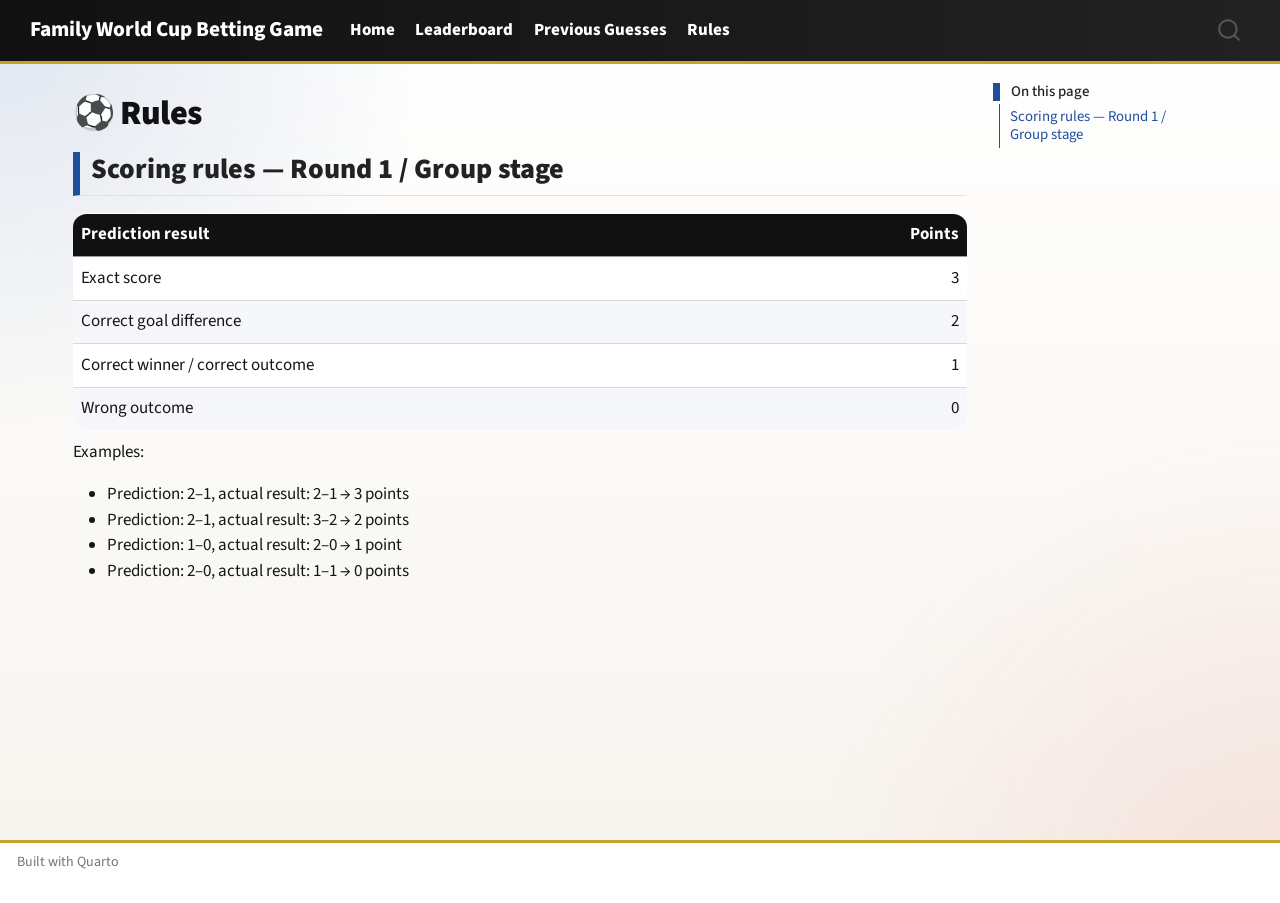
<file: docs/rules.html>
<!DOCTYPE html>
<html xmlns="http://www.w3.org/1999/xhtml" lang="en" xml:lang="en"><head>

<meta charset="utf-8">
<meta name="generator" content="quarto-1.11.9">

<meta name="viewport" content="width=device-width, initial-scale=1.0, user-scalable=yes">


<title>Rules – Family World Cup Betting Game</title>
<style>
/* Default styles provided by pandoc.
** See https://pandoc.org/MANUAL.html#variables-for-html for config info.
*/
span.smallcaps{font-variant: small-caps;}
div.columns{display: flex; gap: 1.5em;}
div.column{flex: auto;}
@media screen {
div.columns{gap: min(4vw, 1.5em);}
div.column{overflow-x: auto;}
}
div.hanging-indent{margin-left: 1.5em; text-indent: -1.5em;}
ul.task-list{list-style: none;}
ul.task-list li input[type="checkbox"] {
  width: 0.8em;
  margin: 0 0.8em 0.2em -1em; /* quarto-specific, see https://github.com/quarto-dev/quarto-cli/issues/4556 */ 
  vertical-align: middle;
}
</style>


<script src="site_libs/quarto-nav/quarto-nav.js"></script>
<script src="site_libs/quarto-nav/headroom.min.js"></script>
<script src="site_libs/clipboard/clipboard.min.js"></script>
<script src="site_libs/quarto-search/autocomplete.umd.js"></script>
<script src="site_libs/quarto-search/fuse.min.js"></script>
<script src="site_libs/quarto-search/quarto-search.js"></script>
<meta name="quarto:offset" content="./">
<script src="site_libs/quarto-html/quarto.js" type="module"></script>
<script src="site_libs/quarto-html/tabsets/tabsets.js" type="module"></script>
<script src="site_libs/quarto-html/scrollable-regions/scrollable-regions.js" type="module"></script>
<script src="site_libs/quarto-html/popper.min.js"></script>
<script src="site_libs/quarto-html/tippy.umd.min.js"></script>
<script src="site_libs/quarto-html/anchor.min.js"></script>
<link href="site_libs/quarto-html/tippy.css" rel="stylesheet">
<link href="site_libs/quarto-html/quarto-syntax-highlighting-63b5708e65d6cd79cd7618c58d0c21e7.css" rel="stylesheet" id="quarto-text-highlighting-styles">
<script src="site_libs/bootstrap/bootstrap.min.js"></script>
<link href="site_libs/bootstrap/bootstrap-icons.css" rel="stylesheet">
<link href="site_libs/bootstrap/bootstrap-cb61c712ca1a7fe70a83faed8e4da2d7.min.css" rel="stylesheet" append-hash="true" id="quarto-bootstrap" data-mode="light">
<script id="quarto-search-options" type="application/json">{
  "location": "navbar",
  "copy-button": false,
  "collapse-after": 3,
  "panel-placement": "end",
  "type": "overlay",
  "limit": 50,
  "keyboard-shortcut": [
    "f",
    "/",
    "s"
  ],
  "show-item-context": false,
  "language": {
    "search-no-results-text": "No results",
    "search-matching-documents-text": "matching documents",
    "search-copy-link-title": "Copy link to search",
    "search-hide-matches-text": "Hide additional matches",
    "search-more-match-text": "more match in this document",
    "search-more-matches-text": "more matches in this document",
    "search-clear-button-title": "Clear",
    "search-text-placeholder": "",
    "search-detached-cancel-button-title": "Cancel",
    "search-submit-button-title": "Submit",
    "search-label": "Search"
  }
}</script>


<link rel="stylesheet" href="styles.css">
</head>

<body class="nav-fixed quarto-light"><a id="quarto-skip-link" class="visually-hidden-focusable" href="#quarto-document-content">Skip to main content</a>

<div id="quarto-search-results"></div>
  <header id="quarto-header" class="headroom fixed-top">
    <nav class="navbar navbar-expand-lg " data-bs-theme="dark" aria-label="Site">
      <div class="navbar-container container-fluid">
      <div class="navbar-brand-container mx-auto">
    <a class="navbar-brand" href="./index.html">
    <span class="navbar-title">Family World Cup Betting Game</span>
    </a>
  </div>
          <button class="navbar-toggler" type="button" data-bs-toggle="collapse" data-bs-target="#navbarCollapse" aria-controls="navbarCollapse" aria-expanded="false" aria-label="Toggle navigation" onclick="if (window.quartoToggleHeadroom) { window.quartoToggleHeadroom(); }">
  <span class="navbar-toggler-icon"></span>
</button>
          <div class="collapse navbar-collapse" id="navbarCollapse">
            <ul class="navbar-nav navbar-nav-scroll me-auto">
  <li class="nav-item">
    <a class="nav-link" href="./index.html"> 
<span class="menu-text">Home</span></a>
  </li>  
  <li class="nav-item">
    <a class="nav-link" href="./leaderboard.html"> 
<span class="menu-text">Leaderboard</span></a>
  </li>  
  <li class="nav-item">
    <a class="nav-link" href="./previous-guesses.html"> 
<span class="menu-text">Previous Guesses</span></a>
  </li>  
  <li class="nav-item">
    <a class="nav-link active" href="./rules.html" aria-current="page"> 
<span class="menu-text">Rules</span></a>
  </li>  
</ul>
          </div> <!-- /navcollapse -->
            <div class="quarto-navbar-tools">
</div>
            <div id="quarto-search" class="" title="Search"></div>
      </div> <!-- /container-fluid -->
    </nav>
</header>
<!-- content -->
<div id="quarto-content" class="quarto-container page-columns page-rows-contents page-layout-full page-navbar">
<!-- sidebar -->
<!-- margin-sidebar -->
    <div id="quarto-margin-sidebar" class="sidebar margin-sidebar">
        <nav id="TOC" role="doc-toc" aria-labelledby="toc-title" class="toc-active">
    <h2 id="toc-title">On this page</h2>
   
  <ul>
  <li><a href="#scoring-rules-round-1-group-stage" id="toc-scoring-rules-round-1-group-stage" class="nav-link active" data-scroll-target="#scoring-rules-round-1-group-stage">Scoring rules — Round 1 / Group stage</a></li>
  </ul>
</nav>
    </div>
<!-- main -->
<main class="content column-page-left" id="quarto-document-content" tabindex="-1">

<header id="title-block-header" class="quarto-title-block default">
<div class="quarto-title">
<h1 class="title">Rules</h1>
</div>



<div class="quarto-title-meta column-page-left">

    
  
    
  </div>
  


</header>


<section id="scoring-rules-round-1-group-stage" class="level2">
<h2 class="anchored" data-anchor-id="scoring-rules-round-1-group-stage">Scoring rules — Round 1 / Group stage</h2>
<table class="caption-top table">
<thead>
<tr class="header">
<th>Prediction result</th>
<th style="text-align: right;">Points</th>
</tr>
</thead>
<tbody>
<tr class="odd">
<td>Exact score</td>
<td style="text-align: right;">3</td>
</tr>
<tr class="even">
<td>Correct goal difference</td>
<td style="text-align: right;">2</td>
</tr>
<tr class="odd">
<td>Correct winner / correct outcome</td>
<td style="text-align: right;">1</td>
</tr>
<tr class="even">
<td>Wrong outcome</td>
<td style="text-align: right;">0</td>
</tr>
</tbody>
</table>
<p>Examples:</p>
<ul>
<li>Prediction: 2–1, actual result: 2–1 → 3 points</li>
<li>Prediction: 2–1, actual result: 3–2 → 2 points</li>
<li>Prediction: 1–0, actual result: 2–0 → 1 point</li>
<li>Prediction: 2–0, actual result: 1–1 → 0 points</li>
</ul>


</section>

</main> <!-- /main -->
<script id="quarto-html-after-body" type="application/javascript">
  window.document.addEventListener("DOMContentLoaded", function (event) {
    const icon = "";
    const anchorJS = new window.AnchorJS();
    anchorJS.options = {
      placement: 'right',
      icon: icon
    };
    anchorJS.add('.anchored');
    const isCodeAnnotation = (el) => {
      for (const clz of el.classList) {
        if (clz.startsWith('code-annotation-')) {                     
          return true;
        }
      }
      return false;
    }
    const onCopySuccess = function(e) {
      // button target
      const button = e.trigger;
      // don't keep focus
      button.blur();
      // flash "checked"
      button.classList.add('code-copy-button-checked');
      var currentTitle = button.getAttribute("title");
      button.setAttribute("title", "Copied!");
      let tooltip;
      if (window.bootstrap) {
        button.setAttribute("data-bs-toggle", "tooltip");
        button.setAttribute("data-bs-placement", "left");
        button.setAttribute("data-bs-title", "Copied!");
        tooltip = new bootstrap.Tooltip(button, 
          { trigger: "manual", 
            customClass: "code-copy-button-tooltip",
            offset: [0, -8]});
        tooltip.show();    
      }
      setTimeout(function() {
        if (tooltip) {
          tooltip.hide();
          button.removeAttribute("data-bs-title");
          button.removeAttribute("data-bs-toggle");
          button.removeAttribute("data-bs-placement");
        }
        button.setAttribute("title", currentTitle);
        button.classList.remove('code-copy-button-checked');
      }, 1000);
      // clear code selection
      e.clearSelection();
    }
    const getTextToCopy = function(trigger) {
      const outerScaffold = trigger.parentElement.cloneNode(true);
      const codeEl = outerScaffold.querySelector('code');
      for (const childEl of codeEl.children) {
        if (isCodeAnnotation(childEl)) {
          childEl.remove();
        }
      }
      return codeEl.innerText;
    }
    const clipboard = new window.ClipboardJS('.code-copy-button:not([data-in-quarto-modal])', {
      text: getTextToCopy
    });
    clipboard.on('success', onCopySuccess);
    if (window.document.getElementById('quarto-embedded-source-code-modal')) {
      const clipboardModal = new window.ClipboardJS('.code-copy-button[data-in-quarto-modal]', {
        text: getTextToCopy,
        container: window.document.getElementById('quarto-embedded-source-code-modal')
      });
      clipboardModal.on('success', onCopySuccess);
    }
      var localhostRegex = new RegExp(/^(?:http|https):\/\/localhost\:?[0-9]*\//);
      var mailtoRegex = new RegExp(/^mailto:/);
        var filterRegex = new RegExp('/' + window.location.host + '/');
      var isInternal = (href) => {
          return filterRegex.test(href) || localhostRegex.test(href) || mailtoRegex.test(href);
      }
      // Inspect non-navigation links and adorn them if external
      window.quartoDecorateExternalLinks = function (root) {
     var links = (root || window.document).querySelectorAll('a[href]:not(.nav-link):not(.navbar-brand):not(.toc-action):not(.sidebar-link):not(.sidebar-item-toggle):not(.pagination-link):not(.no-external):not([aria-hidden]):not(.dropdown-item):not(.quarto-navigation-tool):not(.about-link)');
      for (var i=0; i<links.length; i++) {
        const link = links[i];
        if (!isInternal(link.href)) {
          // undo the damage that might have been done by quarto-nav.js in the case of
          // links that we want to consider external
          if (link.dataset.originalHref !== undefined) {
            link.href = link.dataset.originalHref;
          }
          if (!link.classList.contains('no-external-icon')) {
          }
        }
      }
      };
      window.quartoDecorateExternalLinks(window.document);
    // Esc closes the popup (WCAG 1.4.13) and focus leaving both trigger and
    // popup closes it (WCAG 2.4.11); tippy handles neither for interactive popups.
    const hideOnEscAndFocusOut = {
      name: 'hideOnEscAndFocusOut',
      defaultValue: true,
      fn(instance) {
        const dismiss = () => {
          // A show scheduled by the trigger delay would otherwise reopen it
          instance.clearDelayTimeouts();
          instance.hide();
        };
        const onKeyDown = (event) => {
          if (event.key !== 'Escape') {
            return;
          }
          // Keep Esc from also reaching page handlers (e.g. reveal.js overview),
          // except an open reveal.js slide menu, which Esc should close too.
          // The menu handles keys only when its keyboard option is on.
          const menuHandlesEsc = window.Reveal?.getPlugin?.('menu')?.isOpen() &&
            window.Reveal.getConfig().menu?.keyboard !== false;
          if (!menuHandlesEsc) {
            event.stopPropagation();
          }
          if (instance.popper.contains(window.document.activeElement)) {
            // Disabled while refocusing so the focus trigger does not reopen it
            instance.disable();
            instance.reference.focus();
            instance.enable();
          }
          dismiss();
        };
        const onFocusOut = (event) => {
          const target = event.relatedTarget;
          if (target && !instance.reference.contains(target) &&
              !instance.popper.contains(target)) {
            dismiss();
          }
        };
        // On the trigger too: a click trigger (code-annotations: select) has no
        // blur handling. Attached for the instance's lifetime so leaving the
        // trigger also cancels a show still pending on the trigger delay.
        instance.reference.addEventListener('focusout', onFocusOut);
        return {
          onShow() {
            window.document.addEventListener('keydown', onKeyDown, true);
            instance.popper.addEventListener('focusout', onFocusOut);
          },
          onHide() {
            window.document.removeEventListener('keydown', onKeyDown, true);
            instance.popper.removeEventListener('focusout', onFocusOut);
          },
          onDestroy() {
            instance.reference.removeEventListener('focusout', onFocusOut);
          },
        };
      },
    };
    function tippyHover(el, contentFn, onTriggerFn, onUntriggerFn) {
      const config = {
        allowHTML: true,
        maxWidth: 500,
        delay: 100,
        arrow: false,
        appendTo: function(el) {
            return el.parentElement;
        },
        interactive: true,
        interactiveBorder: 10,
        theme: 'quarto',
        placement: 'bottom-start',
        plugins: [hideOnEscAndFocusOut],
      };
      if (contentFn) {
        config.content = contentFn;
      }
      if (onTriggerFn) {
        config.onTrigger = onTriggerFn;
      }
      if (onUntriggerFn) {
        config.onUntrigger = onUntriggerFn;
      }
      window.tippy(el, config); 
    }
    const noterefs = window.document.querySelectorAll('a[role="doc-noteref"]');
    for (var i=0; i<noterefs.length; i++) {
      const ref = noterefs[i];
      tippyHover(ref, function() {
        // use id or data attribute instead here
        let href = ref.getAttribute('data-footnote-href') || ref.getAttribute('href');
        try { href = new URL(href).hash; } catch {}
        const id = href.replace(/^#\/?/, "");
        const note = window.document.getElementById(id);
        if (note) {
          return note.innerHTML;
        } else {
          return "";
        }
      });
    }
    const xrefs = window.document.querySelectorAll('a.quarto-xref');
    const processXRef = (id, note) => {
      // Strip column container classes
      const stripColumnClz = (el) => {
        el.classList.remove("page-full", "page-columns");
        if (el.children) {
          for (const child of el.children) {
            stripColumnClz(child);
          }
        }
      }
      stripColumnClz(note)
      if (id === null || id.startsWith('sec-')) {
        // Special case sections, only their first couple elements
        const container = document.createElement("div");
        if (note.children && note.children.length > 2) {
          container.appendChild(note.children[0].cloneNode(true));
          for (let i = 1; i < note.children.length; i++) {
            const child = note.children[i];
            if (child.tagName === "P" && child.innerText === "") {
              continue;
            } else {
              container.appendChild(child.cloneNode(true));
              break;
            }
          }
          if (window.Quarto?.typesetMath) {
            window.Quarto.typesetMath(container);
          }
          return container.innerHTML
        } else {
          if (window.Quarto?.typesetMath) {
            window.Quarto.typesetMath(note);
          }
          return note.innerHTML;
        }
      } else {
        // Remove any anchor links if they are present
        const anchorLink = note.querySelector('a.anchorjs-link');
        if (anchorLink) {
          anchorLink.remove();
        }
        if (window.Quarto?.typesetMath) {
          window.Quarto.typesetMath(note);
        }
        if (note.classList.contains("callout")) {
          return note.outerHTML;
        } else {
          return note.innerHTML;
        }
      }
    }
    for (var i=0; i<xrefs.length; i++) {
      const xref = xrefs[i];
      tippyHover(xref, undefined, function(instance) {
        instance.disable();
        let url = xref.getAttribute('href');
        let hash = undefined; 
        if (url.startsWith('#')) {
          hash = url;
        } else {
          try { hash = new URL(url).hash; } catch {}
        }
        if (hash) {
          const id = hash.replace(/^#\/?/, "");
          const note = window.document.getElementById(id);
          if (note !== null) {
            try {
              const html = processXRef(id, note.cloneNode(true));
              instance.setContent(html);
            } finally {
              instance.enable();
              instance.show();
            }
          } else {
            // See if we can fetch this
            fetch(url.split('#')[0])
            .then(res => res.text())
            .then(html => {
              const parser = new DOMParser();
              const htmlDoc = parser.parseFromString(html, "text/html");
              const note = htmlDoc.getElementById(id);
              if (note !== null) {
                const html = processXRef(id, note);
                instance.setContent(html);
              } 
            }).finally(() => {
              instance.enable();
              instance.show();
            });
          }
        } else {
          // See if we can fetch a full url (with no hash to target)
          // This is a special case and we should probably do some content thinning / targeting
          fetch(url)
          .then(res => res.text())
          .then(html => {
            const parser = new DOMParser();
            const htmlDoc = parser.parseFromString(html, "text/html");
            const note = htmlDoc.querySelector('main.content');
            if (note !== null) {
              // This should only happen for chapter cross references
              // (since there is no id in the URL)
              // remove the first header
              if (note.children.length > 0 && note.children[0].tagName === "HEADER") {
                note.children[0].remove();
              }
              const html = processXRef(null, note);
              instance.setContent(html);
            } 
          }).finally(() => {
            instance.enable();
            instance.show();
          });
        }
      }, function(instance) {
      });
    }
        let selectedAnnoteEl;
        const selectorForAnnotation = ( cell, annotation) => {
          let cellAttr = 'data-code-cell="' + cell + '"';
          let lineAttr = 'data-code-annotation="' +  annotation + '"';
          const selector = 'span[' + cellAttr + '][' + lineAttr + ']';
          return selector;
        }
        const selectCodeLines = (annoteEl) => {
          const doc = window.document;
          const targetCell = annoteEl.getAttribute("data-target-cell");
          const targetAnnotation = annoteEl.getAttribute("data-target-annotation");
          const annoteSpan = window.document.querySelector(selectorForAnnotation(targetCell, targetAnnotation));
          const lines = annoteSpan.getAttribute("data-code-lines").split(",");
          const lineIds = lines.map((line) => {
            return targetCell + "-" + line;
          })
          // Each band is positioned against its own containing block, which is
          // not the offsetParent of the lines, so place it from client rects.
          const placeBand = (band, firstEl, lastEl, codeBlock) => {
            const container = band.offsetParent;
            if (container === null) {
              return;
            }
            const containerRect = container.getBoundingClientRect();
            // Reveal.js scales slides with a transform, so convert client
            // pixels back to the CSS pixels of the container.
            const scale = containerRect.height / container.offsetHeight || 1;
            const firstRect = firstEl.getBoundingClientRect();
            const lastRect = lastEl.getBoundingClientRect();
            const top = (firstRect.top - containerRect.top) / scale - container.clientTop + container.scrollTop;
            const height = (lastRect.bottom - firstRect.top) / scale;
            band.style.top = top - 2 + "px";
            band.style.height = height + 4 + "px";
            if (codeBlock) {
              // Without the copy button wrapper, the containing block is wider
              // than the code block, so span the code block explicitly.
              const blockRect = codeBlock.getBoundingClientRect();
              band.style.left = (blockRect.left - containerRect.left) / scale - container.clientLeft + container.scrollLeft + "px";
              band.style.width = blockRect.width / scale + "px";
            }
          };
          if (lineIds.length > 0) {
            const el = window.document.getElementById(lineIds[0]);
            const lastEl = window.document.getElementById(lineIds[lineIds.length - 1]);
            const parent = el.parentElement.parentElement;
            // cook up a div (if necessary) and position it
            let div = window.document.getElementById("code-annotation-line-highlight");
            if (div === null) {
              div = window.document.createElement("div");
              div.setAttribute("id", "code-annotation-line-highlight");
              div.style.position = 'absolute';
              parent.appendChild(div);
            }
            placeBand(div, el, lastEl, parent.closest("div.sourceCode") || parent);
            let gutterDiv = window.document.getElementById("code-annotation-line-highlight-gutter");
            if (gutterDiv === null) {
              gutterDiv = window.document.createElement("div");
              gutterDiv.setAttribute("id", "code-annotation-line-highlight-gutter");
              gutterDiv.style.position = 'absolute';
              const codeCell = window.document.getElementById(targetCell);
              const gutter = codeCell.querySelector('.code-annotation-gutter');
              gutter.appendChild(gutterDiv);
            }
            placeBand(gutterDiv, el, lastEl);
            selectedAnnoteEl = annoteEl;
          }
        };
        const unselectCodeLines = () => {
          const elementsIds = ["code-annotation-line-highlight", "code-annotation-line-highlight-gutter"];
          elementsIds.forEach((elId) => {
            const div = window.document.getElementById(elId);
            if (div) {
              div.remove();
            }
          });
          selectedAnnoteEl = undefined;
        };
          // Handle positioning of the toggle
      window.addEventListener(
        "resize",
        throttle(() => {
          elRect = undefined;
          if (selectedAnnoteEl) {
            selectCodeLines(selectedAnnoteEl);
          }
        }, 10)
      );
      function throttle(fn, ms) {
      let throttle = false;
      let timer;
        return (...args) => {
          if(!throttle) { // first call gets through
              fn.apply(this, args);
              throttle = true;
          } else { // all the others get throttled
              if(timer) clearTimeout(timer); // cancel #2
              timer = setTimeout(() => {
                fn.apply(this, args);
                timer = throttle = false;
              }, ms);
          }
        };
      }
        // Attach click handler to the DT
        const annoteDls = window.document.querySelectorAll('dt[data-target-cell]');
        for (const annoteDlNode of annoteDls) {
          annoteDlNode.addEventListener('click', (event) => {
            const clickedEl = event.target;
            if (clickedEl !== selectedAnnoteEl) {
              unselectCodeLines();
              const activeEl = window.document.querySelector('dt[data-target-cell].code-annotation-active');
              if (activeEl) {
                activeEl.classList.remove('code-annotation-active');
              }
              selectCodeLines(clickedEl);
              clickedEl.classList.add('code-annotation-active');
            } else {
              // Unselect the line
              unselectCodeLines();
              clickedEl.classList.remove('code-annotation-active');
            }
          });
        }
    const findCites = (el) => {
      const parentEl = el.parentElement;
      if (parentEl) {
        const cites = parentEl.dataset.cites;
        if (cites) {
          return {
            el,
            cites: cites.split(' ')
          };
        } else {
          return findCites(el.parentElement)
        }
      } else {
        return undefined;
      }
    };
    var bibliorefs = window.document.querySelectorAll('a[role="doc-biblioref"]');
    for (var i=0; i<bibliorefs.length; i++) {
      const ref = bibliorefs[i];
      const citeInfo = findCites(ref);
      if (citeInfo) {
        tippyHover(citeInfo.el, function() {
          var popup = window.document.createElement('div');
          citeInfo.cites.forEach(function(cite) {
            var citeDiv = window.document.createElement('div');
            citeDiv.classList.add('hanging-indent');
            citeDiv.classList.add('csl-entry');
            var biblioDiv = window.document.getElementById('ref-' + cite);
            if (biblioDiv) {
              citeDiv.innerHTML = biblioDiv.innerHTML;
            }
            popup.appendChild(citeDiv);
          });
          return popup.innerHTML;
        });
      }
    }
  });
  </script>
  <script type="application/javascript">
  window.quartoScrollableRegionsLabels = {"code":"Scrollable code","output":"Scrollable output"};
  </script>
</div> <!-- /content -->
<footer class="footer">
  <div class="nav-footer">
    <div class="nav-footer-left">
<p>Built with Quarto</p>
</div>   
    <div class="nav-footer-center">
      &nbsp;
    </div>
    <div class="nav-footer-right">
      &nbsp;
    </div>
  </div>
</footer>




</body></html>
</file>
<file: docs/site_libs/quarto-html/tippy.css>
.tippy-box[data-animation=fade][data-state=hidden]{opacity:0}[data-tippy-root]{max-width:calc(100vw - 10px)}.tippy-box{position:relative;background-color:#333;color:#fff;border-radius:4px;font-size:14px;line-height:1.4;white-space:normal;outline:0;transition-property:transform,visibility,opacity}.tippy-box[data-placement^=top]>.tippy-arrow{bottom:0}.tippy-box[data-placement^=top]>.tippy-arrow:before{bottom:-7px;left:0;border-width:8px 8px 0;border-top-color:initial;transform-origin:center top}.tippy-box[data-placement^=bottom]>.tippy-arrow{top:0}.tippy-box[data-placement^=bottom]>.tippy-arrow:before{top:-7px;left:0;border-width:0 8px 8px;border-bottom-color:initial;transform-origin:center bottom}.tippy-box[data-placement^=left]>.tippy-arrow{right:0}.tippy-box[data-placement^=left]>.tippy-arrow:before{border-width:8px 0 8px 8px;border-left-color:initial;right:-7px;transform-origin:center left}.tippy-box[data-placement^=right]>.tippy-arrow{left:0}.tippy-box[data-placement^=right]>.tippy-arrow:before{left:-7px;border-width:8px 8px 8px 0;border-right-color:initial;transform-origin:center right}.tippy-box[data-inertia][data-state=visible]{transition-timing-function:cubic-bezier(.54,1.5,.38,1.11)}.tippy-arrow{width:16px;height:16px;color:#333}.tippy-arrow:before{content:"";position:absolute;border-color:transparent;border-style:solid}.tippy-content{position:relative;padding:5px 9px;z-index:1}
</file>
<file: docs/site_libs/quarto-html/quarto-syntax-highlighting-63b5708e65d6cd79cd7618c58d0c21e7.css>
/* quarto syntax highlight colors */
:root {
  --quarto-hl-ot-color: #003B4F;
  --quarto-hl-at-color: #657422;
  --quarto-hl-ss-color: #20794D;
  --quarto-hl-an-color: #5E5E5E;
  --quarto-hl-fu-color: #4758AB;
  --quarto-hl-st-color: #20794D;
  --quarto-hl-cf-color: #003B4F;
  --quarto-hl-op-color: #5E5E5E;
  --quarto-hl-er-color: #AD0000;
  --quarto-hl-bn-color: #AD0000;
  --quarto-hl-al-color: #AD0000;
  --quarto-hl-va-color: #111111;
  --quarto-hl-bu-color: inherit;
  --quarto-hl-ex-color: inherit;
  --quarto-hl-pp-color: #AD0000;
  --quarto-hl-in-color: #5E5E5E;
  --quarto-hl-vs-color: #20794D;
  --quarto-hl-wa-color: #5E5E5E;
  --quarto-hl-do-color: #5E5E5E;
  --quarto-hl-im-color: #00769E;
  --quarto-hl-ch-color: #20794D;
  --quarto-hl-dt-color: #AD0000;
  --quarto-hl-fl-color: #AD0000;
  --quarto-hl-co-color: #5E5E5E;
  --quarto-hl-cv-color: #5E5E5E;
  --quarto-hl-cn-color: #8f5902;
  --quarto-hl-sc-color: #5E5E5E;
  --quarto-hl-dv-color: #AD0000;
  --quarto-hl-kw-color: #003B4F;
}

/* other quarto variables */
:root {
  --quarto-font-monospace: SFMono-Regular, Menlo, Monaco, Consolas, "Liberation Mono", "Courier New", monospace;
}

/* syntax highlight based on Pandoc's rules */
pre > code.sourceCode > span {
  color: #003B4F;
}

code.sourceCode > span {
  color: #003B4F;
}

div.sourceCode,
div.sourceCode pre.sourceCode {
  color: #003B4F;
}

/* Normal */
code span {
  color: #003B4F;
}

/* Alert */
code span.al {
  color: #AD0000;
  font-style: inherit;
}

/* Annotation */
code span.an {
  color: #5E5E5E;
  font-style: inherit;
}

/* Attribute */
code span.at {
  color: #657422;
  font-style: inherit;
}

/* BaseN */
code span.bn {
  color: #AD0000;
  font-style: inherit;
}

/* BuiltIn */
code span.bu {
  font-style: inherit;
}

/* ControlFlow */
code span.cf {
  color: #003B4F;
  font-weight: bold;
  font-style: inherit;
}

/* Char */
code span.ch {
  color: #20794D;
  font-style: inherit;
}

/* Constant */
code span.cn {
  color: #8f5902;
  font-style: inherit;
}

/* Comment */
code span.co {
  color: #5E5E5E;
  font-style: inherit;
}

/* CommentVar */
code span.cv {
  color: #5E5E5E;
  font-style: italic;
}

/* Documentation */
code span.do {
  color: #5E5E5E;
  font-style: italic;
}

/* DataType */
code span.dt {
  color: #AD0000;
  font-style: inherit;
}

/* DecVal */
code span.dv {
  color: #AD0000;
  font-style: inherit;
}

/* Error */
code span.er {
  color: #AD0000;
  font-style: inherit;
}

/* Extension */
code span.ex {
  font-style: inherit;
}

/* Float */
code span.fl {
  color: #AD0000;
  font-style: inherit;
}

/* Function */
code span.fu {
  color: #4758AB;
  font-style: inherit;
}

/* Import */
code span.im {
  color: #00769E;
  font-style: inherit;
}

/* Information */
code span.in {
  color: #5E5E5E;
  font-style: inherit;
}

/* Keyword */
code span.kw {
  color: #003B4F;
  font-weight: bold;
  font-style: inherit;
}

/* Operator */
code span.op {
  color: #5E5E5E;
  font-style: inherit;
}

/* Other */
code span.ot {
  color: #003B4F;
  font-style: inherit;
}

/* Preprocessor */
code span.pp {
  color: #AD0000;
  font-style: inherit;
}

/* SpecialChar */
code span.sc {
  color: #5E5E5E;
  font-style: inherit;
}

/* SpecialString */
code span.ss {
  color: #20794D;
  font-style: inherit;
}

/* String */
code span.st {
  color: #20794D;
  font-style: inherit;
}

/* Variable */
code span.va {
  color: #111111;
  font-style: inherit;
}

/* VerbatimString */
code span.vs {
  color: #20794D;
  font-style: inherit;
}

/* Warning */
code span.wa {
  color: #5E5E5E;
  font-style: italic;
}

.prevent-inlining {
  content: "</";
}

/*# sourceMappingURL=054cc16b9e9817627be6994582d2ffb5.css.map */
</file>
<file: docs/site_libs/htmltools-fill-0.5.9/fill.css>
@layer htmltools {
  .html-fill-container {
    display: flex;
    flex-direction: column;
    /* Prevent the container from expanding vertically or horizontally beyond its
    parent's constraints. */
    min-height: 0;
    min-width: 0;
  }
  .html-fill-container > .html-fill-item {
    /* Fill items can grow and shrink freely within
    available vertical space in fillable container */
    flex: 1 1 auto;
    min-height: 0;
    min-width: 0;
  }
  .html-fill-container > :not(.html-fill-item) {
    /* Prevent shrinking or growing of non-fill items */
    flex: 0 0 auto;
  }
}
</file>
<file: docs/site_libs/reactable-0.4.5/reactable.css>
.Reactable{-webkit-box-orient:vertical;-webkit-box-direction:normal;display:-webkit-box;display:-ms-flexbox;display:flex;-ms-flex-direction:column;flex-direction:column;position:relative}.Reactable *{-webkit-box-sizing:border-box;box-sizing:border-box}.Reactable .rt-table{-webkit-box-flex:1;-webkit-box-align:stretch;-ms-flex-align:stretch;align-items:stretch;border-collapse:collapse;-ms-flex:auto 1;flex:auto 1;overflow:auto;width:100%}.Reactable .rt-table,.Reactable .rt-thead{-webkit-box-orient:vertical;-webkit-box-direction:normal;display:-webkit-box;display:-ms-flexbox;display:flex;-ms-flex-direction:column;flex-direction:column}.Reactable .rt-thead .rt-td,.Reactable .rt-thead .rt-th{line-height:normal;position:relative}.Reactable .rt-th.rt-th-resizable{overflow:visible}.Reactable .rt-th.rt-th-resizable:last-child{overflow:hidden}.Reactable .rt-tbody{-webkit-box-orient:vertical;-webkit-box-direction:normal;display:-webkit-box;display:-ms-flexbox;display:flex;-ms-flex-direction:column;flex-direction:column;overflow:auto}.rt-td-expandable{cursor:pointer}.Reactable .rt-tr-group{-webkit-box-orient:vertical;-webkit-box-direction:normal;-webkit-box-align:stretch;-ms-flex-align:stretch;align-items:stretch;-ms-flex:1 0 auto;flex:1 0 auto;-ms-flex-direction:column;flex-direction:column}.Reactable .rt-tr,.Reactable .rt-tr-group{-webkit-box-flex:1;display:-webkit-box;display:-ms-flexbox;display:flex}.Reactable .rt-tr{-ms-flex:1 0 auto;flex:1 0 auto}.Reactable .rt-td,.Reactable .rt-th{-webkit-box-flex:1;-ms-flex:1 0 0px;flex:1 0 0;overflow:hidden}.Reactable .rt-resizer{bottom:0;cursor:col-resize;display:inline-block;position:absolute;right:-18px;top:0;width:36px;z-index:10}.Reactable .rt-tfoot{-webkit-box-orient:vertical;-webkit-box-direction:normal;display:-webkit-box;display:-ms-flexbox;display:flex;-ms-flex-direction:column;flex-direction:column}.Reactable .rt-resizing .rt-td,.Reactable .rt-resizing .rt-th{cursor:col-resize;-webkit-transition:none!important;transition:none!important;-webkit-user-select:none;-moz-user-select:none;-ms-user-select:none;user-select:none}
.Reactable{background-color:#fff;height:100%}.rt-inline{display:-webkit-inline-box;display:-ms-inline-flexbox;display:inline-flex}.rt-th{font-weight:600}.rt-td,.rt-th{word-wrap:break-word;display:-webkit-box;display:-ms-flexbox;display:flex;max-width:100%;overflow-wrap:break-word}.rt-td-inner,.rt-th-inner{overflow:hidden;padding:7px 8px;width:100%}.rt-compact .rt-td-inner,.rt-compact .rt-th-inner{padding:4px 6px}.rt-text-content{overflow:hidden}.rt-nowrap .rt-td-inner,.rt-nowrap .rt-text-content,.rt-nowrap .rt-th-inner{text-overflow:ellipsis;white-space:nowrap}.rt-select{-webkit-box-align:center;-ms-flex-align:center;-webkit-box-pack:center;-ms-flex-pack:center;align-items:center;display:-webkit-box;display:-ms-flexbox;display:flex;justify-content:center}input[type=checkbox].rt-select-input,input[type=radio].rt-select-input{display:block;margin:0}.rt-align-left{text-align:left}.rt-align-right{text-align:right}.rt-align-center{text-align:center}.rt-valign-center{-webkit-box-align:center;-ms-flex-align:center;align-items:center}.rt-valign-bottom{-webkit-box-align:end;-ms-flex-align:end;align-items:flex-end}.rt-sticky,.rt-tbody,.rt-tr,.rt-tr-group{background-color:inherit}.rt-sticky{z-index:1}.rt-table{border-color:#e6e6e6;border-width:1px}.rt-bordered .rt-table,.rt-outlined .rt-table{border-style:solid}.Reactable:not(.rt-keyboard-active) .rt-table:focus{outline-style:solid;outline-width:0}.rt-th{border-bottom:2px solid #e6e6e6;border-left-color:rgba(0,0,0,.05);border-left-width:1px}.rt-bordered .rt-th,.rt-outlined .rt-th{border-bottom-width:1px}.rt-td{border-left-color:rgba(0,0,0,.05);border-left-width:1px;border-top:1px solid #f2f2f2}.rt-borderless .rt-td,.rt-tr-group:first-child>.rt-tr:first-child .rt-td{border-top:none}.rt-bordered .rt-td,.rt-bordered .rt-th{border-left-style:solid}.rt-bordered .rt-td:first-child,.rt-bordered .rt-th:first-child{border-left:none}.rt-th-group,.rt-th-group-none{border-bottom-style:none}.rt-th-group:after{background-color:#e6e6e6;bottom:0;content:"";height:1px;left:8px;margin:auto;position:absolute;right:8px;width:100%}.rt-bordered .rt-th-group:after,.rt-outlined .rt-th-group:after{left:0;right:0}.rt-bordered .rt-th-group-none{border-bottom-style:solid}.rt-tr-striped{background-color:rgba(0,0,0,.03)}.rt-tr-striped-sticky{background-color:#f7f7f7}.rt-tr-highlight:hover{background-color:rgba(0,0,0,.05)}.rt-tr-highlight-sticky:hover{background-color:#f2f2f2}.rt-tr-pad{-webkit-user-select:none;-moz-user-select:none;-ms-user-select:none;user-select:none}.Reactable .rt-tbody,.Reactable .rt-tfoot,.Reactable .rt-thead{-ms-flex-negative:0;flex-shrink:0}@supports (position:sticky){.Reactable .rt-table{background:inherit}.Reactable .rt-tbody{overflow:visible}.Reactable .rt-thead{top:0}.Reactable .rt-tfoot,.Reactable .rt-thead{background:inherit;position:sticky;z-index:2}.Reactable .rt-tfoot{bottom:0}}@media screen and (-ms-high-contrast:active),screen and (-ms-high-contrast:none){.Reactable .rt-tbody{-ms-overflow-style:-ms-autohiding-scrollbar;overflow:auto}}.rt-td-filter{border-bottom:1px solid #f2f2f2;border-top:0}.rt-borderless .rt-td-filter{border-bottom:0}.rt-filter{background-color:#fff;border:1px solid rgba(0,0,0,.1);border-radius:3px;color:inherit;font-family:inherit;font-size:inherit;font-weight:400;margin:0;outline-style:solid;outline-width:0;padding:5px 7px;width:100%}.rt-filter:focus{border:1px solid rgba(0,0,0,.25)}.rt-sort-header{display:-webkit-box;display:-ms-flexbox;display:flex}.rt-align-center .rt-sort-header{-webkit-box-pack:center;-ms-flex-pack:center;justify-content:center}.rt-align-right .rt-sort-header{-webkit-box-pack:end;-ms-flex-pack:end;justify-content:flex-end}.rt-th{outline-style:solid;outline-width:0}.rt-th[aria-sort]{cursor:pointer}.rt-th[aria-sort] .rt-sort-left:after{line-height:0;padding-right:5px}.rt-th[aria-sort] .rt-sort-right:after{line-height:0;padding-left:5px}.rt-th[aria-sort=ascending] .rt-sort-left:after,.rt-th[aria-sort=ascending] .rt-sort-right:after{content:"\2191"}.rt-th[aria-sort=descending] .rt-sort-left:after,.rt-th[aria-sort=descending] .rt-sort-right:after{content:"\2193"}.rt-th[aria-sort=none] .rt-sort:after{content:"\2195";opacity:.4}.rt-keyboard-active .rt-th[data-sort-hint=ascending]:focus .rt-sort-left:after,.rt-keyboard-active .rt-th[data-sort-hint=ascending]:focus .rt-sort-right:after{content:"\2191";opacity:.4}.rt-keyboard-active .rt-th[data-sort-hint=descending]:focus .rt-sort-left:after,.rt-keyboard-active .rt-th[data-sort-hint=descending]:focus .rt-sort-right:after{content:"\2193";opacity:.4}.rt-expander-button{background:none;border:none;cursor:pointer;margin:0 2px;padding:0}.rt-expander{color:transparent;display:inline-block;outline-style:solid;outline-width:0;padding:0 8px;position:relative}.rt-expander:after{border-left:5.04px solid transparent;border-right:5.04px solid transparent;border-top:7px solid rgba(0,0,0,.8);content:"";cursor:pointer;height:0;left:50%;position:absolute;top:50%;-webkit-transform:translate(-50%,-50%) rotate(-90deg);transform:translate(-50%,-50%) rotate(-90deg);-webkit-transition:all .3s cubic-bezier(.175,.885,.32,1.275);transition:all .3s cubic-bezier(.175,.885,.32,1.275);width:0}.rt-expander.rt-expander-open:after{-webkit-transform:translate(-50%,-50%) rotate(0);transform:translate(-50%,-50%) rotate(0)}.rt-pagination{-webkit-box-pack:justify;-ms-flex-pack:justify;-webkit-box-align:baseline;-ms-flex-align:baseline;align-items:baseline;border-top:1px solid #f2f2f2;display:-webkit-box;display:-ms-flexbox;display:flex;-ms-flex-wrap:wrap;flex-wrap:wrap;justify-content:space-between;padding:6px 4px}.rt-bordered .rt-pagination,.rt-outlined .rt-pagination{border-top:none}.rt-pagination-info :not(:last-child){margin-right:16px}.rt-page-info{display:inline-block;margin:6px 8px;opacity:.9}.rt-page-size{display:inline-block;margin:0 8px}.rt-page-size-select{margin:0 2px}.rt-page-button,.rt-page-jump,.rt-page-size-select{color:inherit;font-family:inherit;font-size:inherit;line-height:inherit}.rt-page-jump,.rt-page-size-select{background-color:#fff;border:1px solid rgba(0,0,0,.05);border-radius:3px;padding:3px}@supports (-moz-appearance:none){.rt-page-size-select{-moz-appearance:none;background-image:url('data:image/svg+xml;charset=US-ASCII,<svg width="24" height="24" xmlns="http://www.w3.org/2000/svg"><path fill="%23333" d="M24 1.5l-12 21-12-21h24z"/></svg>');background-position:right 6px center;background-repeat:no-repeat;background-size:6px;padding-right:12px}}.rt-page-button{background-color:transparent;border:none;border-radius:3px;cursor:pointer;outline-style:solid;outline-width:0;padding:6px 12px}.rt-page-button::-moz-focus-inner{border-style:none;padding:0}.rt-page-button:disabled{cursor:default;opacity:.6}.rt-page-button:hover{background-color:rgba(0,0,0,.04)}.rt-page-button:active{background-color:rgba(0,0,0,.08)}.rt-keyboard-active .rt-page-button:focus{background-color:rgba(0,0,0,.04)}.rt-page-button:disabled:focus,.rt-page-button:disabled:hover{background-color:transparent}.rt-page-button-current{font-weight:700}.rt-page-ellipsis{margin:0 4px;pointer-events:none}.rt-page-numbers{display:inline-block;margin:0 8px;white-space:nowrap}.rt-page-jump{text-align:center;width:70px}.rt-tbody-no-data{position:relative}.rt-tbody-no-data .rt-td{border-color:transparent}.rt-no-data{display:block;left:50%;line-height:0;position:absolute;top:50%;-webkit-transform:translate(-50%,-50%);transform:translate(-50%,-50%);z-index:1}.rt-search{-ms-flex-item-align:end;align-self:flex-end;background-color:#fff;border:1px solid rgba(0,0,0,.1);border-radius:3px;color:inherit;display:block;font-family:inherit;font-size:inherit;margin:0 0 8px;outline-style:solid;outline-width:0;padding:5px 7px}.rt-search:active,.rt-search:focus{border:1px solid rgba(0,0,0,.25)}
</file>
<file: docs/site_libs/plotly-htmlwidgets-css-2.25.2/plotly-htmlwidgets.css>
/*
just here so that plotly works
correctly with ioslides.
see https://github.com/ropensci/plotly/issues/463
*/

slide:not(.current) .plotly.html-widget{
  display: none;
}
</file>
<file: docs/styles.css>
/* =========================
   World Cup Betting Site
   2026-inspired theme
   ========================= */

:root {
  --wc-black: #111111;
  --wc-charcoal: #222222;
  --wc-white: #ffffff;
  --wc-offwhite: #f7f4ef;
  --wc-gold: #c9a227;
  --wc-green: #0b6b3a;
  --wc-green-dark: #064225;
  --wc-blue: #1f4e9d;
  --wc-red: #d92d20;
  --wc-sky: #eaf2ff;
  --wc-card: rgba(255, 255, 255, 0.94);
  --wc-text: #151515;
}

/* Page background */
body {
  background:
    radial-gradient(circle at top left, rgba(31, 78, 157, 0.14), transparent 28%),
    radial-gradient(circle at bottom right, rgba(217, 45, 32, 0.10), transparent 30%),
    linear-gradient(180deg, #ffffff 0%, var(--wc-offwhite) 100%);
  color: var(--wc-text);
}

/* Navbar: more 2026 black/white/gold */
.navbar {
  background: linear-gradient(90deg, var(--wc-black), var(--wc-charcoal)) !important;
  border-bottom: 3px solid var(--wc-gold);
}

.navbar-title,
.navbar-nav .nav-link {
  color: white !important;
  font-weight: 800;
}

.navbar-nav .nav-link:hover {
  color: var(--wc-gold) !important;
}

/* Search icon */
.aa-DetachedSearchButtonIcon {
  color: white !important;
}

/* Main title */
h1 {
  color: var(--wc-black);
  font-weight: 900;
  letter-spacing: -0.6px;
}

h1::before {
  content: "⚽ ";
}

/* Section titles */
h2 {
  color: var(--wc-charcoal);
  font-weight: 850;
  border-left: 7px solid var(--wc-blue);
  padding-left: 0.65rem;
  margin-top: 2rem;
}

h3 {
  color: var(--wc-green-dark);
  font-weight: 750;
}

/* Links */
a {
  color: var(--wc-blue);
  font-weight: 650;
}

a:hover {
  color: var(--wc-red);
}

/* Hero card */
.wc-hero {
  background:
    linear-gradient(135deg, rgba(17, 17, 17, 0.94), rgba(6, 66, 37, 0.92)),
    radial-gradient(circle at top right, rgba(201, 162, 39, 0.35), transparent 28%),
    repeating-linear-gradient(
      90deg,
      rgba(255,255,255,0.045),
      rgba(255,255,255,0.045) 2px,
      transparent 2px,
      transparent 42px
    );
  color: white;
  border-radius: 26px;
  padding: 2.2rem;
  margin-bottom: 1.8rem;
  box-shadow: 0 18px 42px rgba(0,0,0,0.18);
  border: 1px solid rgba(255,255,255,0.18);
  border-bottom: 5px solid var(--wc-gold);
}

.wc-hero h1,
.wc-hero h2,
.wc-hero h3 {
  color: white;
  border-left: none;
  padding-left: 0;
}

.wc-hero h1::before {
  content: "";
}

.wc-hero .subtitle {
  color: #f3ead1;
  font-size: 1.15rem;
  max-width: 850px;
}

/* Pills/badges */
.badge-football {
  display: inline-block;
  background: white;
  color: var(--wc-black);
  border-radius: 999px;
  padding: 0.3rem 0.8rem;
  font-weight: 850;
  margin-right: 0.35rem;
  margin-bottom: 0.45rem;
  border: 2px solid rgba(201, 162, 39, 0.8);
  box-shadow: 0 3px 0 rgba(201, 162, 39, 0.75);
  text-decoration: none;
transition: transform 0.15s ease, box-shadow 0.15s ease, background 0.15s ease;
}

.badge-football:hover {
  transform: translateY(-2px);
  background: #f7f4ef;
  color: var(--wc-black);
  box-shadow: 0 5px 0 rgba(201, 162, 39, 0.9);
  text-decoration: none;
}

/* Leaderboard callout */
.leader-highlight {
  background: linear-gradient(90deg, #ffffff, #f2f6ff);
  border-left: 7px solid var(--wc-red);
  padding: 0.85rem 1rem;
  border-radius: 16px;
  font-weight: 750;
  margin-bottom: 1rem;
  box-shadow: 0 8px 24px rgba(0,0,0,0.07);
}

/* Cards / dashboard panels */
.card,
.quarto-dashboard .card,
.panel-tabset,
.callout {
  border-radius: 20px !important;
  border: 1px solid rgba(17, 17, 17, 0.10) !important;
  box-shadow: 0 10px 28px rgba(0, 0, 0, 0.075);
  background: var(--wc-card);
}

/* Tables */
table {
  background: white;
  border-radius: 14px;
  overflow: hidden;
}

thead {
  background: var(--wc-black);
  color: white;
}

tbody tr:nth-child(even) {
  background: #f5f7fb;
}

tbody tr:hover {
  background: #eef4ff;
}

/* DataTables */
.dataTables_wrapper {
  background: white;
  padding: 1rem;
  border-radius: 20px;
  box-shadow: 0 10px 28px rgba(0, 0, 0, 0.065);
}

.dataTables_filter input,
.dataTables_length select {
  border-radius: 12px;
  border: 1px solid rgba(17, 17, 17, 0.20);
  padding: 0.35rem 0.55rem;
}

/* Buttons and pagination */
.page-item.active .page-link {
  background-color: var(--wc-black);
  border-color: var(--wc-black);
}

.page-link {
  color: var(--wc-blue);
}

/* Plot containers */
.plotly,
.html-widget {
  border-radius: 20px;
}

/* TOC / On this page */
.sidebar nav[role="doc-toc"] ul > li > a.active,
.sidebar nav[role="doc-toc"] ul > li > a:hover {
  color: var(--wc-blue) !important;
  border-left-color: var(--wc-blue) !important;
}

/* Footer */
.footer {
  border-top: 3px solid var(--wc-gold);
}

/* Mobile */
@media (max-width: 768px) {
  .navbar-title {
    font-size: 1rem;
  }

  .navbar-nav .nav-link {
    font-size: 0.95rem;
  }

  .wc-hero {
    padding: 1.1rem;
    margin-bottom: 1rem;
  }

  .wc-hero .subtitle {
    font-size: 1rem;
  }

  .badge-football {
    display: block;
    width: fit-content;
    margin-bottom: 0.65rem;
  }

  .dataTables_wrapper {
    overflow-x: auto;
  }

  table {
    font-size: 0.9rem;
  }
}
</file>
<file: docs/site_libs/crosstalk-1.2.2/css/crosstalk.min.css>
.container-fluid.crosstalk-bscols{margin-left:-30px;margin-right:-30px;white-space:normal}body>.container-fluid.crosstalk-bscols{margin-left:auto;margin-right:auto}.crosstalk-input-checkboxgroup .crosstalk-options-group .crosstalk-options-column{display:inline-block;padding-right:12px;vertical-align:top}@media only screen and (max-width: 480px){.crosstalk-input-checkboxgroup .crosstalk-options-group .crosstalk-options-column{display:block;padding-right:inherit}}.crosstalk-input{margin-bottom:15px}.crosstalk-input .control-label{margin-bottom:0;vertical-align:middle}.crosstalk-input input[type="checkbox"]{margin:4px 0 0;margin-top:1px;line-height:normal}.crosstalk-input .checkbox{position:relative;display:block;margin-top:10px;margin-bottom:10px}.crosstalk-input .checkbox>label{padding-left:20px;margin-bottom:0;font-weight:400;cursor:pointer}.crosstalk-input .checkbox input[type="checkbox"],.crosstalk-input .checkbox-inline input[type="checkbox"]{position:absolute;margin-top:2px;margin-left:-20px}.crosstalk-input .checkbox+.checkbox{margin-top:-5px}.crosstalk-input .checkbox-inline{position:relative;display:inline-block;padding-left:20px;margin-bottom:0;font-weight:400;vertical-align:middle;cursor:pointer}.crosstalk-input .checkbox-inline+.checkbox-inline{margin-top:0;margin-left:10px}
</file>
